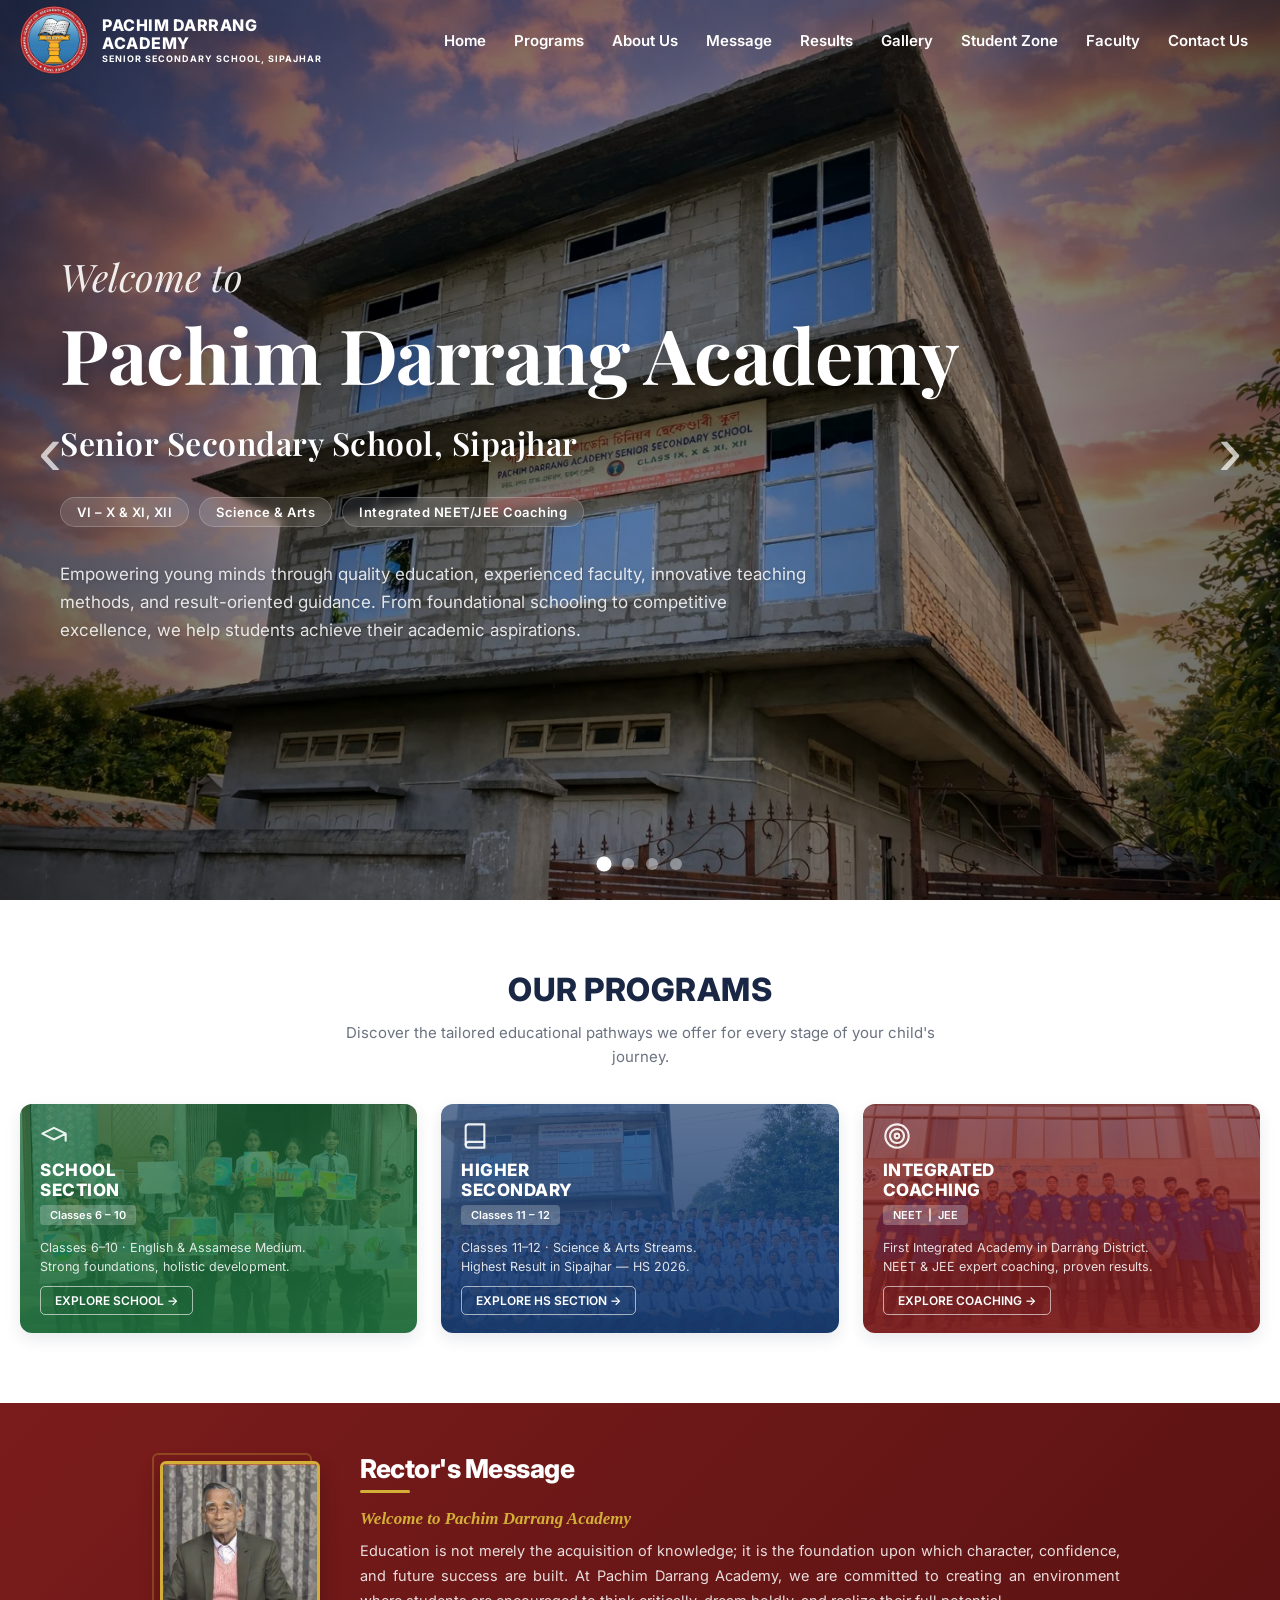
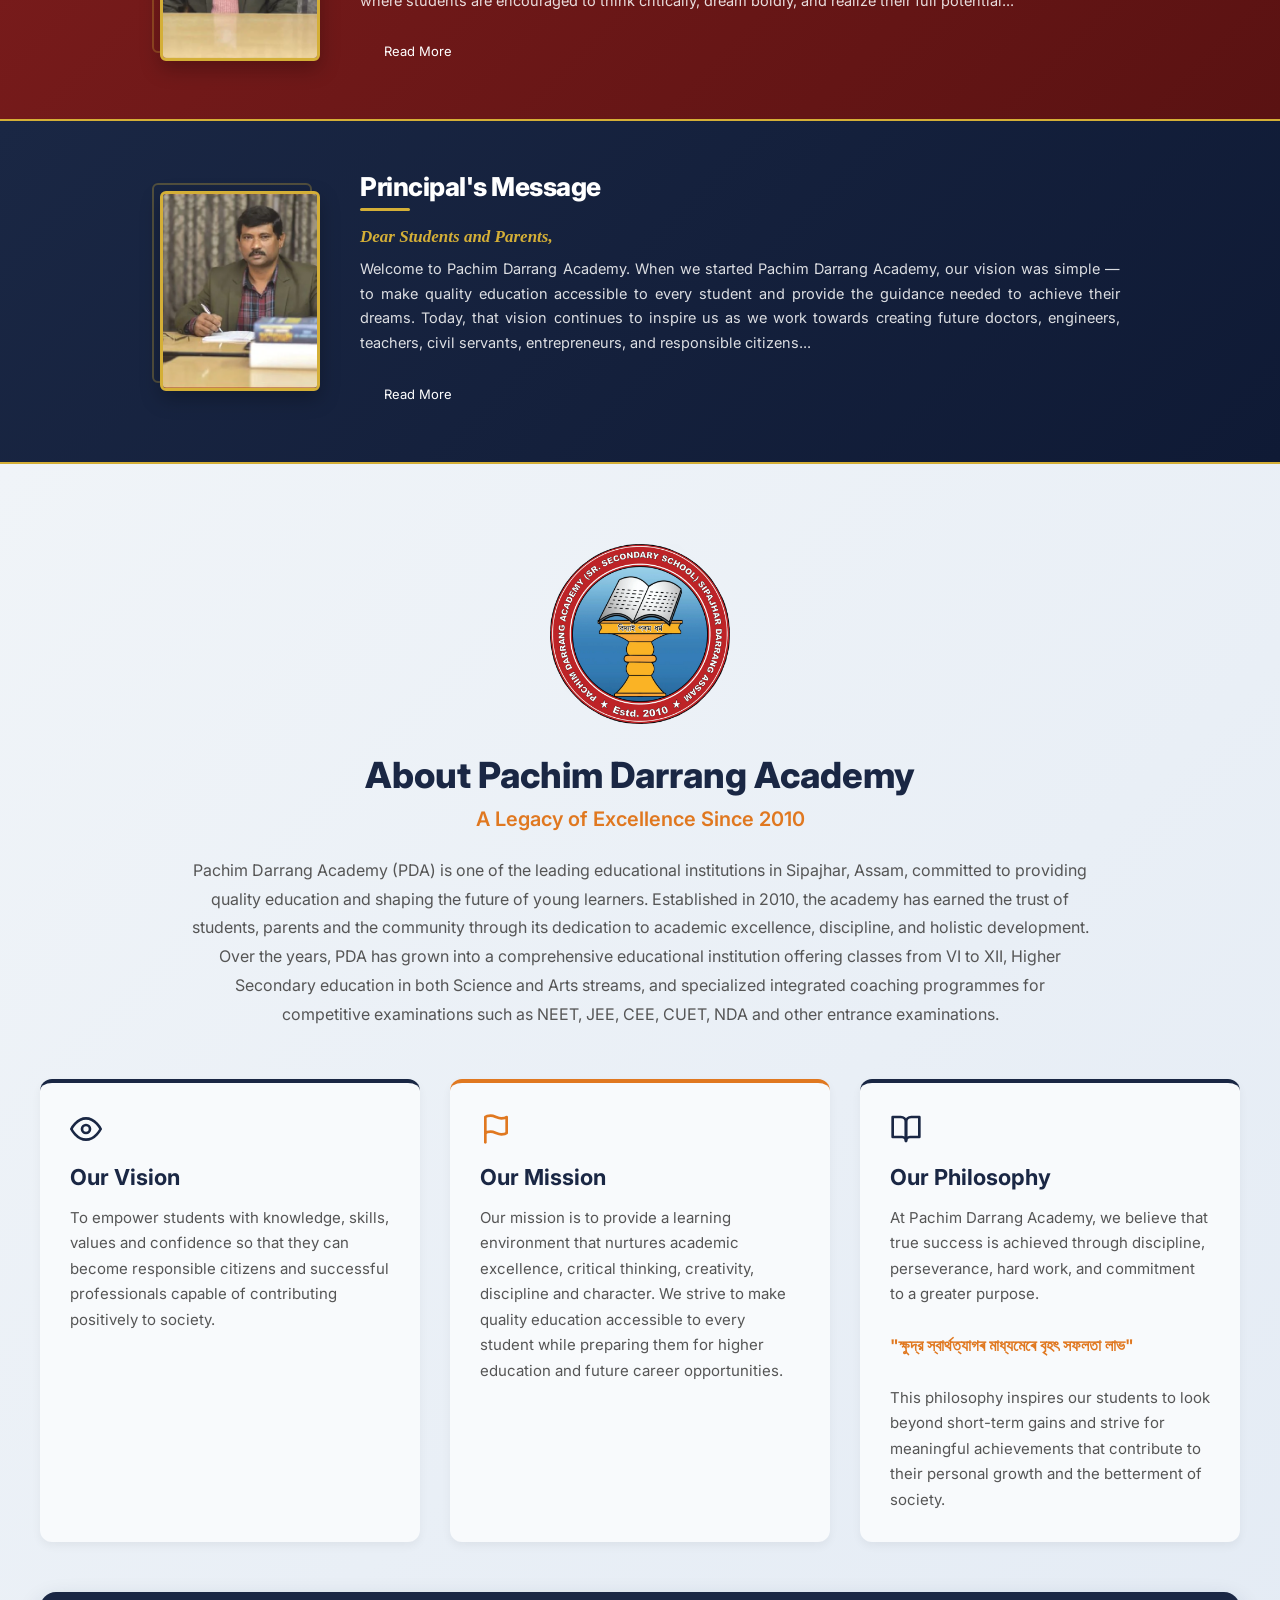
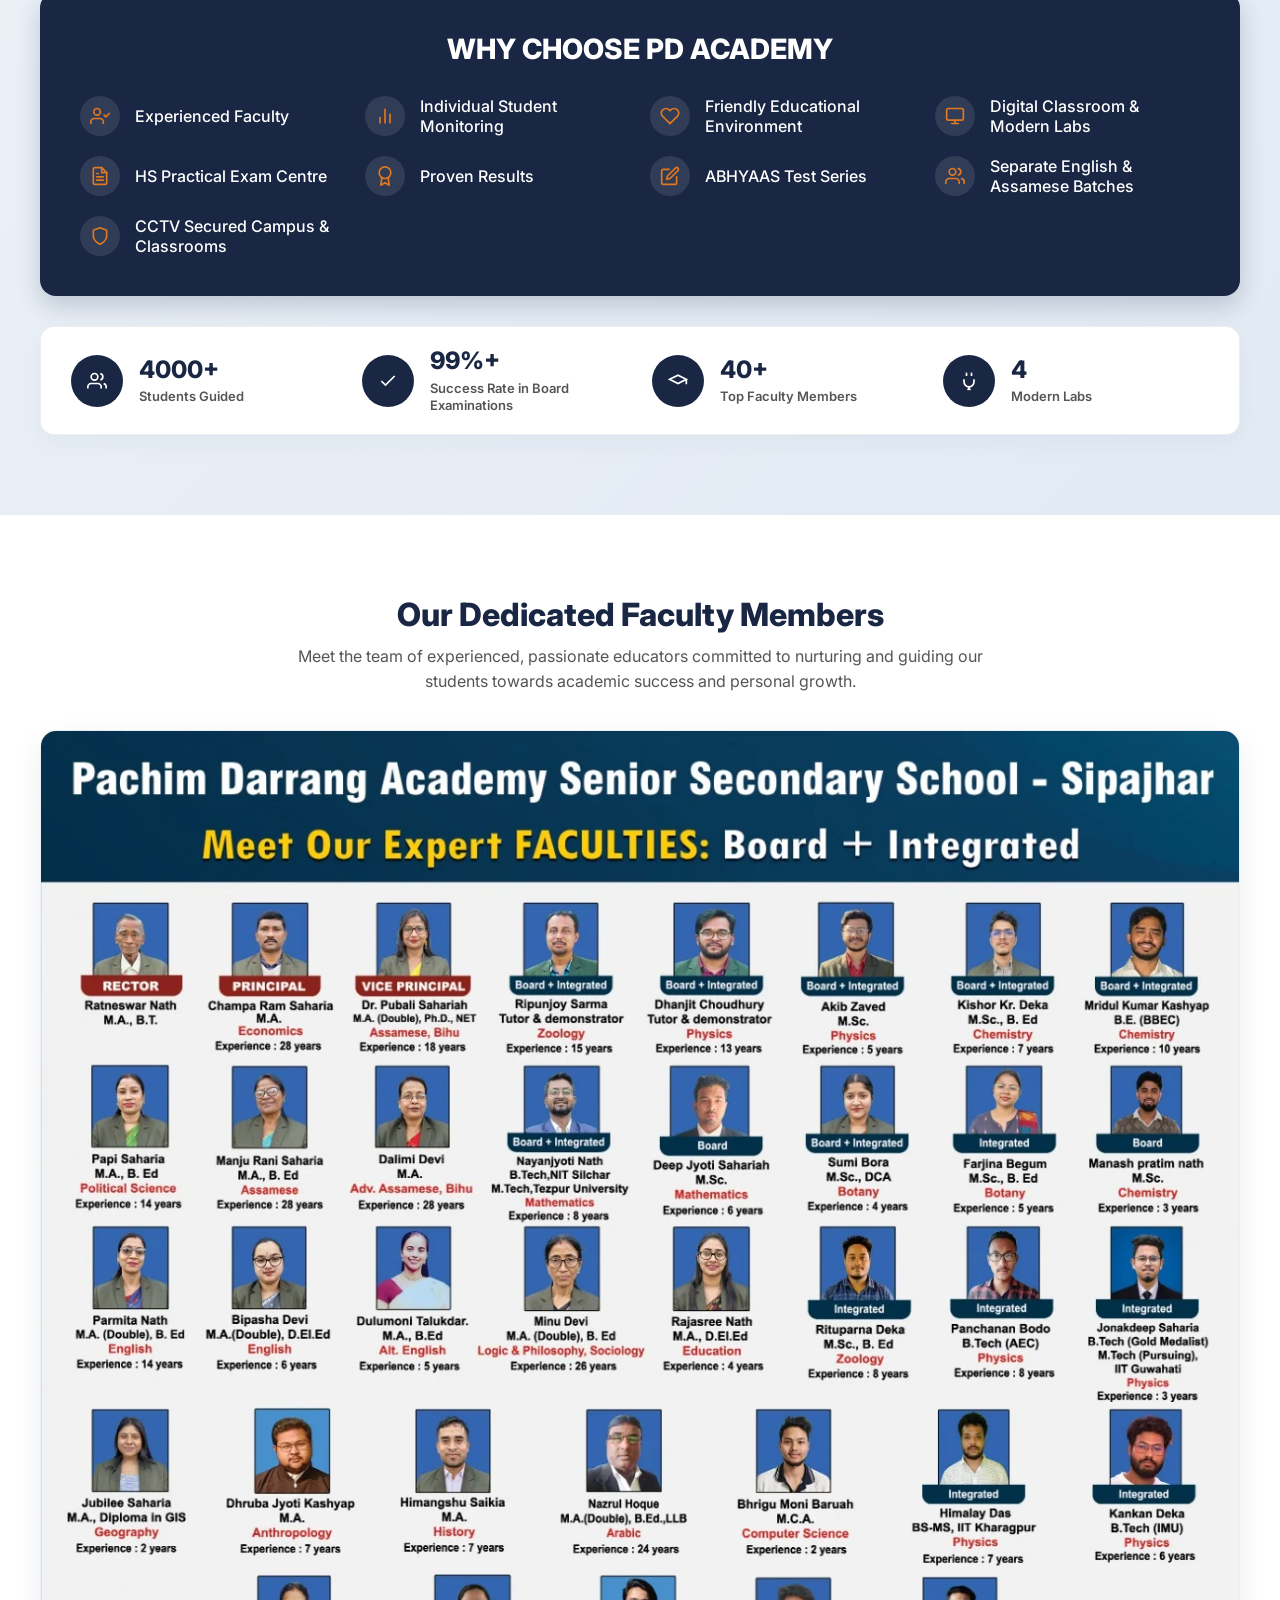
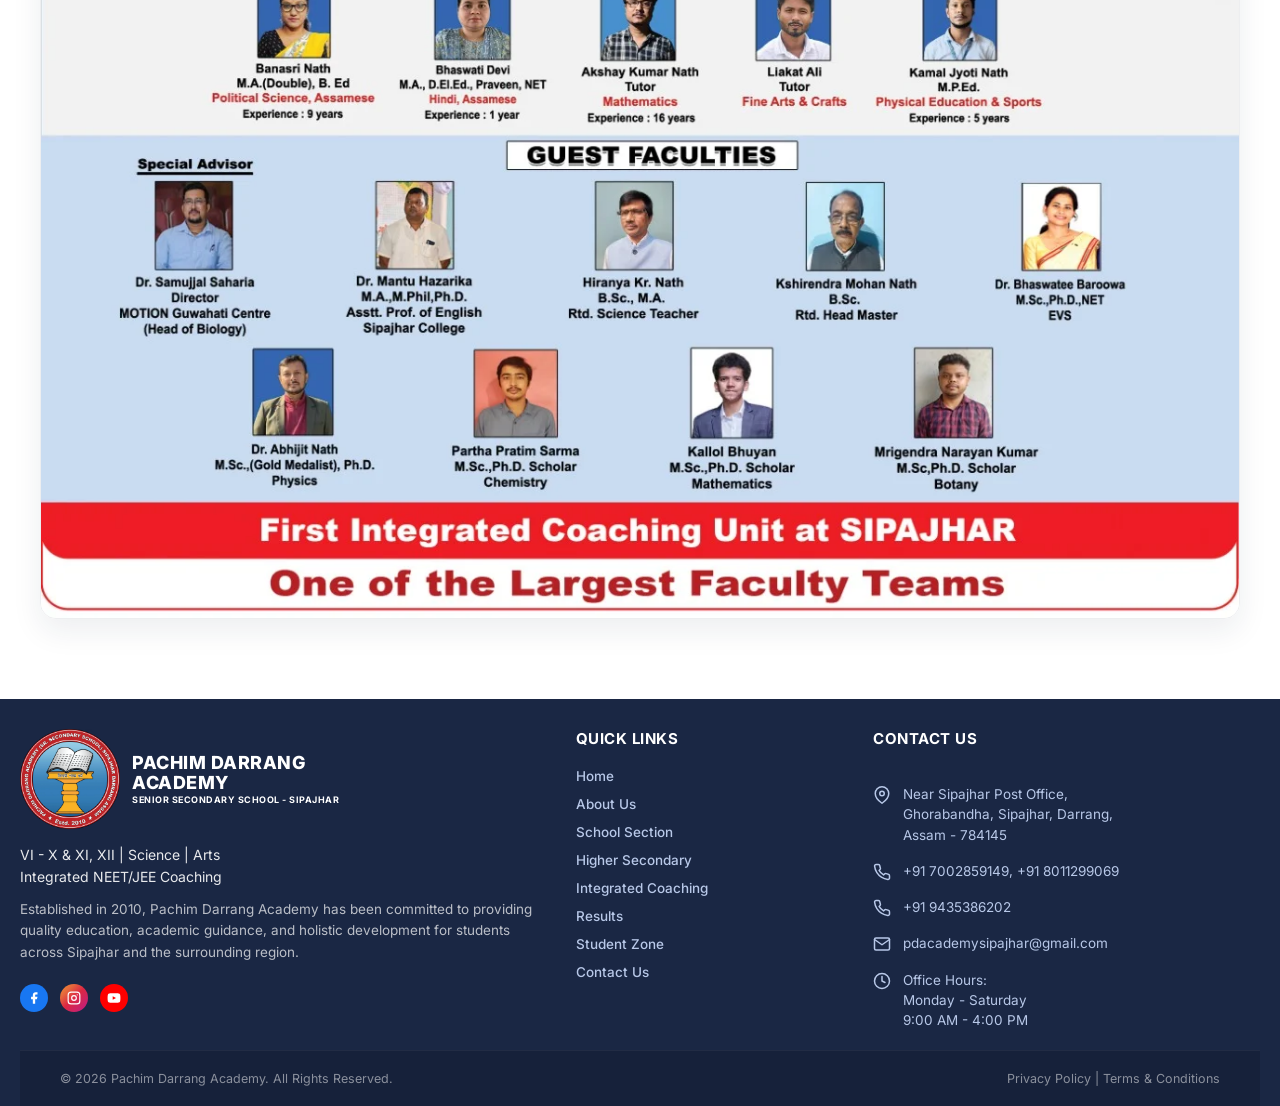
<file: index.html>
<!DOCTYPE html>
<html lang="en">

<head>
  <link rel="canonical" href="https://pachimdarrangacademy.com/" />
  <meta charset="UTF-8" />
  <meta name="viewport" content="width=device-width,initial-scale=1.0" />
  <title>Pachim Darrang Academy | Senior Secondary School in Sipajhar</title>
  <meta name="description"
    content="Pachim Darrang Academy is a premier senior secondary school in Sipajhar, Assam, offering Science, Arts, and Integrated NEET/JEE coaching since 2010." />
  <meta name="keywords"
    content="Pachim Darrang Academy, PDA Sipajhar, Senior Secondary School Sipajhar, NEET Coaching Assam, JEE Coaching Assam, Best School in Sipajhar" />
  <link
    href="https://fonts.googleapis.com/css2?family=Inter:wght@400;500;600;700;800&family=Playfair+Display:ital,wght@0,600;0,700;1,600;1,700&family=Dancing+Script:wght@700&display=swap"
    rel="stylesheet" />
  <link rel="stylesheet" href="/assets/css/style.css?v=2" />
  <link rel="stylesheet" href="/assets/css/pages.css?v=2" />
  <link rel="stylesheet" href="/assets/css/responsive.css?v=2" />
  <meta property="og:title" content="Pachim Darrang Academy | Senior Secondary School in Sipajhar" />
  <meta property="og:description"
    content="Pachim Darrang Academy is a premier senior secondary school in Sipajhar, Assam, offering Science, Arts, and Integrated NEET/JEE coaching since 2010." />
  <meta property="og:type" content="website" />
  <meta property="og:url" content="https://pachimdarrangacademy.com/" />
  <meta property="og:image" content="https://pachimdarrangacademy.com/assets/images/favicon/android-chrome-512x512.png" />
  <link rel="shortcut icon" href="/favicon.ico" type="image/x-icon" />
  <link rel="icon" type="image/png" sizes="16x16" href="/assets/images/favicon/favicon-16x16.png" />
  <link rel="icon" type="image/png" sizes="32x32" href="/assets/images/favicon/favicon-32x32.png" />
  <link rel="icon" type="image/png" sizes="48x48" href="/assets/images/favicon/favicon-48x48.png" />
  <link rel="apple-touch-icon" sizes="180x180" href="/assets/images/favicon/apple-touch-icon.png" />
</head>

<body class="is-home">

  <!-- TOP BAR -->
  <!-- NAVBAR -->
  <nav>
    <div class="nav-inner">
      <div class="logo"><img src="/assets/images/logos/logo-new.png?v=3" alt="Pachim Darrang Academy Logo"
          class="logo-img" />
        <div class="logo-text">
          <div class="site-title">PACHIM DARRANG<br>ACADEMY</div>
          <p>SENIOR SECONDARY SCHOOL, SIPAJHAR</p>
        </div>
      </div>
      <div class="nav-links">
        <a href="/#home" class="active">Home</a>
        <a href="/#programs">Programs</a>
        <a href="/#about">About Us</a>
        <a href="/message/">Message</a>
        <a href="/results/">Results</a>
        <a href="/gallery/">Gallery</a>
        <a href="/student-zone/">Student Zone</a>
        <a href="/#faculty">Faculty</a>
        <a href="/#contact">Contact Us</a>
      </div>
      <button class="nav-menu-btn" id="menuBtn" onclick="toggleMobileMenu()" aria-label="Toggle menu">☰</button>
    </div>
    <div class="mobile-nav" id="mobileNav">
      <a href="/#home" onclick="closeMobileMenu()">Home</a>
      <a href="/#programs" onclick="closeMobileMenu()">Programs</a>
      <a href="/#about" onclick="closeMobileMenu()">About Us</a>
      <a href="/message/">Message</a>
      <a href="/results/">Results</a>
      <a href="/gallery/">Gallery</a>
      <a href="/student-zone/">Student Zone</a>
      <a href="/#faculty" onclick="closeMobileMenu()">Faculty</a>
      <a href="/#contact" onclick="closeMobileMenu()">Contact Us</a>
    </div>
  </nav>
  <!-- HERO -->
  <div class="hero" id="home">
    <div class="hero-slider-container">
      <div class="hero-slider-wrapper" id="heroWrapper">
        <div class="hero-slide" style="background-image: url('/assets/images/hero/building.webp');"></div>
        <div class="hero-slide" style="background-image: url('/assets/images/hero/group.webp');"></div>
        <div class="hero-slide" style="background-image: url('/assets/images/hero/building 2.webp');"></div>
        <div class="hero-slide" style="background-image: url('/assets/images/hero/building 3.webp');"></div>
      </div>
    </div>
    <div class="hero-overlay"></div>

    <!-- SLIDER NAVIGATION -->
    <button class="hero-nav-btn prev-btn" id="heroPrevBtn" aria-label="Previous Slide">‹</button>
    <button class="hero-nav-btn next-btn" id="heroNextBtn" aria-label="Next Slide">›</button>

    <!-- SLIDER DOTS -->
    <div class="hero-dots-container" id="heroDots">
      <span class="hero-dot active"></span>
      <span class="hero-dot"></span>
      <span class="hero-dot"></span>
      <span class="hero-dot"></span>
    </div>
    <div class="hero-content">
      <div class="hero-tag">Welcome to</div>
      <h1 class="hero-title">Pachim Darrang Academy</h1>
      <h2 class="hero-title-sub">Senior Secondary School, Sipajhar</h2>
      <div class="hero-badges">
        <span>VI – X &amp; XI, XII</span>
        <span>Science &amp; Arts</span>
        <span>Integrated NEET/JEE Coaching</span>
      </div>
      <p class="hero-sub">Empowering young minds through quality education, experienced faculty, innovative teaching
        methods, and result-oriented guidance. From foundational schooling to competitive excellence, we help students
        achieve their academic aspirations.</p>
    </div>
  </div>

  <!-- PROGRAMS SECTION -->
  <section id="programs" class="programs-section">
    <div class="programs-header">
      <h2>Our Programs</h2>
      <p>Discover the tailored educational pathways we offer for every stage of your child's journey.</p>
    </div>
    <div class="section-cards">
      <a class="sc-card sc-green" href="/school/">
        <div class="sc-body" style="width: 100%; position: relative; z-index: 2;">
          <div class="sc-icon"><svg width="28" height="28" viewBox="0 0 24 24" fill="none"
              stroke="rgba(255,255,255,0.9)" stroke-width="1.8" stroke-linecap="round" stroke-linejoin="round">
              <path d="M22 10v6M2 10l10-5 10 5-10 5z" />
            </svg></div>
          <h3>School<br>Section</h3>
          <span class="sc-tag">Classes 6 – 10</span>
          <p>Classes 6–10 · English &amp; Assamese Medium.<br>Strong foundations, holistic development.</p>
          <span class="sc-link">EXPLORE SCHOOL →</span>
        </div>
      </a>
      <a class="sc-card sc-blue" href="/higher-secondary/">
        <div class="sc-body" style="width: 100%; position: relative; z-index: 2;">
          <div class="sc-icon"><svg width="28" height="28" viewBox="0 0 24 24" fill="none"
              stroke="rgba(255,255,255,0.9)" stroke-width="1.8" stroke-linecap="round" stroke-linejoin="round">
              <path d="M4 19.5A2.5 2.5 0 0 1 6.5 17H20" />
              <path d="M6.5 2H20v20H6.5A2.5 2.5 0 0 1 4 19.5v-15A2.5 2.5 0 0 1 6.5 2z" />
            </svg></div>
          <h3>Higher<br>Secondary</h3>
          <span class="sc-tag">Classes 11 – 12</span>
          <p>Classes 11–12 · Science &amp; Arts Streams.<br>Highest Result in Sipajhar — HS 2026.</p>
          <span class="sc-link">EXPLORE HS SECTION →</span>
        </div>
      </a>
      <a class="sc-card sc-red" href="/integrated-coaching/">
        <div class="sc-body" style="width: 100%; position: relative; z-index: 2;">
          <div class="sc-icon"><svg width="28" height="28" viewBox="0 0 24 24" fill="none"
              stroke="rgba(255,255,255,0.9)" stroke-width="1.8" stroke-linecap="round" stroke-linejoin="round">
              <circle cx="12" cy="12" r="10" />
              <circle cx="12" cy="12" r="6" />
              <circle cx="12" cy="12" r="2" />
            </svg></div>
          <h3>Integrated<br>Coaching</h3>
          <span class="sc-tag" style="background: rgba(255,255,255,0.25); color: #fff;">NEET &nbsp;|&nbsp; JEE</span>
          <p>First Integrated Academy in Darrang District.<br>NEET &amp; JEE expert coaching, proven results.</p>
          <span class="sc-link" style="border-color: rgba(255,255,255,0.6); color: #fff;">EXPLORE COACHING →</span>
        </div>
      </a>
    </div>
  </section>

  <!-- RECTOR'S MESSAGE PREVIEW SECTION -->
  <section class="leadership-message-preview rector-section">
    <div class="message-preview-container">
      <div class="message-preview-photo">
        <div class="photo-frame"></div>
        <img src="/assets/images/faculty/rector.webp" alt="Rector Ratneswar Nath" />
      </div>
      <div class="message-preview-content">
        <h2>Rector's Message</h2>
        <div class="accent-bar"></div>
        <p class="salutation">Welcome to Pachim Darrang Academy</p>
        <p class="excerpt">
          Education is not merely the acquisition of knowledge; it is the foundation upon which character, confidence,
          and future success are built. At Pachim Darrang Academy, we are committed to creating an environment where
          students are encouraged to think critically, dream boldly, and realize their full potential...
        </p>
        <a href="/message/" class="btn-primary read-more-btn">Read More</a>
      </div>
    </div>
  </section>

  <!-- PRINCIPAL'S MESSAGE PREVIEW SECTION -->
  <section class="leadership-message-preview principal-section">
    <div class="message-preview-container">
      <div class="message-preview-photo">
        <div class="photo-frame"></div>
        <img src="/assets/images/faculty/principal.webp" alt="Principal Champa Ram Saharia" />
      </div>
      <div class="message-preview-content">
        <h2>Principal's Message</h2>
        <div class="accent-bar"></div>
        <p class="salutation">Dear Students and Parents,</p>
        <p class="excerpt">
          Welcome to Pachim Darrang Academy. When we started Pachim Darrang Academy, our vision was simple — to make
          quality education accessible to every student and provide the guidance needed to achieve their dreams. Today,
          that vision continues to inspire us as we work towards creating future doctors, engineers, teachers, civil
          servants, entrepreneurs, and responsible citizens...
        </p>
        <a href="/message/" class="btn-primary read-more-btn">Read More</a>
      </div>
    </div>
  </section>

  <!-- ABOUT US SECTION -->
  <section id="about" class="about-section"
    style="padding: 80px 20px; background: linear-gradient(135deg, #f0f4f8 0%, #e2eaf4 100%); color: #333;">
    <div style="max-width: 1200px; margin: 0 auto;">

      <!-- Main Info -->
      <div style="text-align: center; margin-bottom: 50px;">
        <img src="/assets/images/logos/logo-new.png?v=3" alt="PDA Logo"
          style="height: 180px; max-width: 100%; width: auto; object-fit: contain; transform: translateZ(0); will-change: transform; backface-visibility: hidden; image-rendering: auto; margin-bottom: 25px;" />
        <h2 style="font-size: 36px; font-weight: 800; color: var(--navy); margin-bottom: 10px;">About Pachim Darrang
          Academy</h2>
        <h3 style="font-size: 20px; font-weight: 600; color: var(--orange); margin-bottom: 25px;">A Legacy of Excellence
          Since 2010</h3>
        <p style="font-size: 16px; line-height: 1.8; max-width: 900px; margin: 0 auto; color: #555;">
          Pachim Darrang Academy (PDA) is one of the leading educational institutions in Sipajhar, Assam, committed to
          providing quality education and shaping the future of young learners. Established in 2010, the academy has
          earned the trust of students, parents and the community through its dedication to academic excellence,
          discipline, and holistic development. Over the years, PDA has grown into a comprehensive educational
          institution offering classes from VI to XII, Higher Secondary education in both Science and Arts streams, and
          specialized integrated coaching programmes for competitive examinations such as NEET, JEE, CEE, CUET, NDA and
          other entrance examinations.
        </p>
      </div>

      <!-- Vision, Mission, Philosophy Grid -->
      <div
        style="display: grid; grid-template-columns: repeat(auto-fit, minmax(300px, 1fr)); gap: 30px; margin-bottom: 50px;">

        <!-- Vision -->
        <div
          style="background: #f8fafc; padding: 30px; border-radius: 12px; border-top: 4px solid var(--navy); box-shadow: 0 4px 10px rgba(0,0,0,0.05);">
          <div style="margin-bottom: 15px;"><svg width="32" height="32" viewBox="0 0 24 24" fill="none"
              stroke="var(--navy)" stroke-width="2" stroke-linecap="round" stroke-linejoin="round">
              <path d="M1 12s4-8 11-8 11 8 11 8-4 8-11 8-11-8-11-8z"></path>
              <circle cx="12" cy="12" r="3"></circle>
            </svg></div>
          <h4 style="font-size: 22px; font-weight: 700; color: var(--navy); margin-bottom: 15px;">Our Vision</h4>
          <p style="font-size: 15px; line-height: 1.7; color: #555;">
            To empower students with knowledge, skills, values and confidence so that they can become responsible
            citizens and successful professionals capable of contributing positively to society.
          </p>
        </div>

        <!-- Mission -->
        <div
          style="background: #f8fafc; padding: 30px; border-radius: 12px; border-top: 4px solid var(--orange); box-shadow: 0 4px 10px rgba(0,0,0,0.05);">
          <div style="margin-bottom: 15px;"><svg width="32" height="32" viewBox="0 0 24 24" fill="none"
              stroke="var(--orange)" stroke-width="2" stroke-linecap="round" stroke-linejoin="round">
              <path d="M4 15s1-1 4-1 5 2 8 2 4-1 4-1V3s-1 1-4 1-5-2-8-2-4 1-4 1z"></path>
              <line x1="4" y1="22" x2="4" y2="15"></line>
            </svg></div>
          <h4 style="font-size: 22px; font-weight: 700; color: var(--navy); margin-bottom: 15px;">Our Mission</h4>
          <p style="font-size: 15px; line-height: 1.7; color: #555;">
            Our mission is to provide a learning environment that nurtures academic excellence, critical thinking,
            creativity, discipline and character. We strive to make quality education accessible to every student while
            preparing them for higher education and future career opportunities.
          </p>
        </div>

        <!-- Philosophy -->
        <div
          style="background: #f8fafc; padding: 30px; border-radius: 12px; border-top: 4px solid var(--navy); box-shadow: 0 4px 10px rgba(0,0,0,0.05);">
          <div style="margin-bottom: 15px;"><svg width="32" height="32" viewBox="0 0 24 24" fill="none"
              stroke="var(--navy)" stroke-width="2" stroke-linecap="round" stroke-linejoin="round">
              <path d="M2 3h6a4 4 0 0 1 4 4v14a3 3 0 0 0-3-3H2z"></path>
              <path d="M22 3h-6a4 4 0 0 0-4 4v14a3 3 0 0 1 3-3h7z"></path>
            </svg></div>
          <h4 style="font-size: 22px; font-weight: 700; color: var(--navy); margin-bottom: 15px;">Our Philosophy</h4>
          <p style="font-size: 15px; line-height: 1.7; color: #555;">
            At Pachim Darrang Academy, we believe that true success is achieved through discipline, perseverance, hard
            work, and commitment to a greater purpose.<br><br>
            <strong style="color: var(--orange); font-size: 16px;">"ক্ষুদ্র স্বাৰ্থত্যাগৰ মাধ্যমেৰে বৃহৎ সফলতা
              লাভ"</strong><br><br>
            This philosophy inspires our students to look beyond short-term gains and strive for meaningful achievements
            that contribute to their personal growth and the betterment of society.
          </p>
        </div>
      </div>

      <!-- Why Choose Us -->
      <div
        style="background: var(--navy); border-radius: 16px; padding: 40px; color: #fff; box-shadow: 0 10px 25px rgba(26, 39, 68, 0.2);">
        <h3 style="font-size: 28px; font-weight: 800; text-align: center; margin-bottom: 30px; color: #fff;">WHY CHOOSE
          PD ACADEMY</h3>
        <div style="display: grid; grid-template-columns: repeat(auto-fit, minmax(250px, 1fr)); gap: 20px;">

          <div style="display: flex; align-items: center; gap: 15px;">
            <div
              style="background: rgba(255,255,255,0.1); width: 40px; height: 40px; display: flex; align-items: center; justify-content: center; border-radius: 50%; color: var(--orange); flex-shrink: 0;">
              <svg width="20" height="20" viewBox="0 0 24 24" fill="none" stroke="currentColor" stroke-width="2"
                stroke-linecap="round" stroke-linejoin="round">
                <path d="M16 21v-2a4 4 0 0 0-4-4H5a4 4 0 0 0-4 4v2"></path>
                <circle cx="8.5" cy="7" r="4"></circle>
                <polyline points="17 11 19 13 23 9"></polyline>
              </svg></div>
            <span style="font-size: 16px; font-weight: 500;">Experienced Faculty</span>
          </div>
          <div style="display: flex; align-items: center; gap: 15px;">
            <div
              style="background: rgba(255,255,255,0.1); width: 40px; height: 40px; display: flex; align-items: center; justify-content: center; border-radius: 50%; color: var(--orange); flex-shrink: 0;">
              <svg width="20" height="20" viewBox="0 0 24 24" fill="none" stroke="currentColor" stroke-width="2"
                stroke-linecap="round" stroke-linejoin="round">
                <line x1="18" y1="20" x2="18" y2="10"></line>
                <line x1="12" y1="20" x2="12" y2="4"></line>
                <line x1="6" y1="20" x2="6" y2="14"></line>
              </svg></div>
            <span style="font-size: 16px; font-weight: 500;">Individual Student Monitoring</span>
          </div>
          <div style="display: flex; align-items: center; gap: 15px;">
            <div
              style="background: rgba(255,255,255,0.1); width: 40px; height: 40px; display: flex; align-items: center; justify-content: center; border-radius: 50%; color: var(--orange); flex-shrink: 0;">
              <svg width="20" height="20" viewBox="0 0 24 24" fill="none" stroke="currentColor" stroke-width="2"
                stroke-linecap="round" stroke-linejoin="round">
                <path
                  d="M20.84 4.61a5.5 5.5 0 0 0-7.78 0L12 5.67l-1.06-1.06a5.5 5.5 0 0 0-7.78 7.78l1.06 1.06L12 21.23l7.78-7.78 1.06-1.06a5.5 5.5 0 0 0 0-7.78z">
                </path>
              </svg></div>
            <span style="font-size: 16px; font-weight: 500;">Friendly Educational Environment</span>
          </div>
          <div style="display: flex; align-items: center; gap: 15px;">
            <div
              style="background: rgba(255,255,255,0.1); width: 40px; height: 40px; display: flex; align-items: center; justify-content: center; border-radius: 50%; color: var(--orange); flex-shrink: 0;">
              <svg width="20" height="20" viewBox="0 0 24 24" fill="none" stroke="currentColor" stroke-width="2"
                stroke-linecap="round" stroke-linejoin="round">
                <rect x="2" y="3" width="20" height="14" rx="2" ry="2"></rect>
                <line x1="8" y1="21" x2="16" y2="21"></line>
                <line x1="12" y1="17" x2="12" y2="21"></line>
              </svg></div>
            <span style="font-size: 16px; font-weight: 500;">Digital Classroom &amp; Modern Labs</span>
          </div>
          <div style="display: flex; align-items: center; gap: 15px;">
            <div
              style="background: rgba(255,255,255,0.1); width: 40px; height: 40px; display: flex; align-items: center; justify-content: center; border-radius: 50%; color: var(--orange); flex-shrink: 0;">
              <svg width="20" height="20" viewBox="0 0 24 24" fill="none" stroke="currentColor" stroke-width="2"
                stroke-linecap="round" stroke-linejoin="round">
                <path d="M14 2H6a2 2 0 0 0-2 2v16a2 2 0 0 0 2 2h12a2 2 0 0 0 2-2V8z"></path>
                <polyline points="14 2 14 8 20 8"></polyline>
                <line x1="16" y1="13" x2="8" y2="13"></line>
                <line x1="16" y1="17" x2="8" y2="17"></line>
                <polyline points="10 9 9 9 8 9"></polyline>
              </svg></div>
            <span style="font-size: 16px; font-weight: 500;">HS Practical Exam Centre</span>
          </div>
          <div style="display: flex; align-items: center; gap: 15px;">
            <div
              style="background: rgba(255,255,255,0.1); width: 40px; height: 40px; display: flex; align-items: center; justify-content: center; border-radius: 50%; color: var(--orange); flex-shrink: 0;">
              <svg width="20" height="20" viewBox="0 0 24 24" fill="none" stroke="currentColor" stroke-width="2"
                stroke-linecap="round" stroke-linejoin="round">
                <circle cx="12" cy="8" r="7"></circle>
                <polyline points="8.21 13.89 7 23 12 20 17 23 15.79 13.88"></polyline>
              </svg></div>
            <span style="font-size: 16px; font-weight: 500;">Proven Results</span>
          </div>
          <div style="display: flex; align-items: center; gap: 15px;">
            <div
              style="background: rgba(255,255,255,0.1); width: 40px; height: 40px; display: flex; align-items: center; justify-content: center; border-radius: 50%; color: var(--orange); flex-shrink: 0;">
              <svg width="20" height="20" viewBox="0 0 24 24" fill="none" stroke="currentColor" stroke-width="2"
                stroke-linecap="round" stroke-linejoin="round">
                <path d="M11 4H4a2 2 0 0 0-2 2v14a2 2 0 0 0 2 2h14a2 2 0 0 0 2-2v-7"></path>
                <path d="M18.5 2.5a2.121 2.121 0 0 1 3 3L12 15l-4 1 1-4 9.5-9.5z"></path>
              </svg></div>
            <span style="font-size: 16px; font-weight: 500;">ABHYAAS Test Series</span>
          </div>
          <div style="display: flex; align-items: center; gap: 15px;">
            <div
              style="background: rgba(255,255,255,0.1); width: 40px; height: 40px; display: flex; align-items: center; justify-content: center; border-radius: 50%; color: var(--orange); flex-shrink: 0;">
              <svg width="20" height="20" viewBox="0 0 24 24" fill="none" stroke="currentColor" stroke-width="2"
                stroke-linecap="round" stroke-linejoin="round">
                <path d="M17 21v-2a4 4 0 0 0-4-4H5a4 4 0 0 0-4 4v2"></path>
                <circle cx="9" cy="7" r="4"></circle>
                <path d="M23 21v-2a4 4 0 0 0-3-3.87"></path>
                <path d="M16 3.13a4 4 0 0 1 0 7.75"></path>
              </svg></div>
            <span style="font-size: 16px; font-weight: 500;">Separate English &amp; Assamese Batches</span>
          </div>
          <div style="display: flex; align-items: center; gap: 15px;">
            <div
              style="background: rgba(255,255,255,0.1); width: 40px; height: 40px; display: flex; align-items: center; justify-content: center; border-radius: 50%; color: var(--orange); flex-shrink: 0;">
              <svg width="20" height="20" viewBox="0 0 24 24" fill="none" stroke="currentColor" stroke-width="2"
                stroke-linecap="round" stroke-linejoin="round">
                <path d="M12 22s8-4 8-10V5l-8-3-8 3v7c0 6 8 10 8 10z"></path>
              </svg></div>
            <span style="font-size: 16px; font-weight: 500;">CCTV Secured Campus &amp; Classrooms</span>
          </div>

        </div>
      </div>

      <!-- Stats Bar -->
      <div class="stats-row" style="margin-top: 30px; margin-bottom: 0;">
        <div class="stats-item">
          <div class="stats-icon bg-navy"
            style="width: 52px; height: 52px; border-radius: 50%; flex-shrink: 0; background: var(--navy);"><svg
              width="24" height="24" viewBox="0 0 24 24" fill="none" stroke="currentColor" stroke-width="2">
              <path d="M17 21v-2a4 4 0 0 0-4-4H5a4 4 0 0 0-4 4v2"></path>
              <circle cx="9" cy="7" r="4"></circle>
              <path d="M23 21v-2a4 4 0 0 0-3-3.87"></path>
              <path d="M16 3.13a4 4 0 0 1 0 7.75"></path>
            </svg></div>
          <div>
            <h4 class="stats-num" style="font-size: 24px;">4000+</h4>
            <p class="stats-label" style="font-size: 13px;">Students Guided</p>
          </div>
        </div>
        <div class="stats-item">
          <div class="stats-icon bg-navy"
            style="width: 52px; height: 52px; border-radius: 50%; flex-shrink: 0; background: var(--navy);"><svg
              width="24" height="24" viewBox="0 0 24 24" fill="none" stroke="currentColor" stroke-width="2">
              <polyline points="20 6 9 17 4 12"></polyline>
            </svg></div>
          <div>
            <h4 class="stats-num" style="font-size: 24px;">99%+</h4>
            <p class="stats-label" style="font-size: 13px;">Success Rate in Board Examinations</p>
          </div>
        </div>
        <div class="stats-item">
          <div class="stats-icon bg-navy"
            style="width: 52px; height: 52px; border-radius: 50%; flex-shrink: 0; background: var(--navy);"><svg
              width="24" height="24" viewBox="0 0 24 24" fill="none" stroke="currentColor" stroke-width="2">
              <path d="M22 10v6M2 10l10-5 10 5-10 5z"></path>
            </svg></div>
          <div>
            <h4 class="stats-num" style="font-size: 24px;">40+</h4>
            <p class="stats-label" style="font-size: 13px;">Top Faculty Members</p>
          </div>
        </div>
        <div class="stats-item">
          <div class="stats-icon bg-navy"
            style="width: 52px; height: 52px; border-radius: 50%; flex-shrink: 0; background: var(--navy);"><svg
              width="24" height="24" viewBox="0 0 24 24" fill="none" stroke="currentColor" stroke-width="2">
              <path d="M9 2v4"></path>
              <path d="M15 2v4"></path>
              <path d="M10 22h4"></path>
              <path d="M12 18v4"></path>
              <path d="M6 10v3a6 6 0 0 0 12 0v-3"></path>
            </svg></div>
          <div>
            <h4 class="stats-num" style="font-size: 24px;">4</h4>
            <p class="stats-label" style="font-size: 13px;">Modern Labs</p>
          </div>
        </div>
      </div>

    </div>
  </section>

  <!-- FACULTY GROUP PHOTO SECTION -->
  <section id="faculty" class="homepage-faculty-section">
    <div class="faculty-section-inner">
      <h2 class="faculty-section-title">Our Dedicated Faculty Members</h2>
      <p class="faculty-section-subtitle">
        Meet the team of experienced, passionate educators committed to nurturing and guiding our students towards
        academic success and personal growth.
      </p>
      <div class="faculty-photo-card">
        <img src="/assets/images/faculty/faculty.webp" alt="Pachim Darrang Academy Faculty Members"
          class="faculty-photo-img" />
      </div>
    </div>
  </section>

  <!-- FOOTER -->
  <footer id="contact">
    <div class="footer-inner">
      <div class="footer-col brand-col">
        <div class="footer-logo-row">
          <img src="/assets/images/logos/logo-new.png?v=3" alt="PDA Logo" class="footer-logo" />
          <div class="footer-brand-text">
            <h2>PACHIM DARRANG<br>ACADEMY</h2>
            <p>SENIOR SECONDARY SCHOOL - SIPAJHAR</p>
          </div>
        </div>
        <div class="footer-streams">
          VI - X &amp; XI, XII | Science | Arts<br>
          Integrated NEET/JEE Coaching
        </div>
        <div class="footer-desc">
          Established in 2010, Pachim Darrang Academy has been committed to providing quality education, academic
          guidance, and holistic development for students across Sipajhar and the surrounding region.
        </div>
        <div class="socials">
          <a href="https://www.facebook.com/Pachim-Darrang-Academy-106707741075172" target="_blank"
            class="soc-btn soc-fb" title="Facebook">
            <svg width="14" height="14" viewBox="0 0 24 24" fill="#fff">
              <path d="M18 2h-3a5 5 0 0 0-5 5v3H7v4h3v8h4v-8h3l1-4h-4V7a1 1 0 0 1 1-1h3z" />
            </svg>
          </a>
          <a href="https://www.instagram.com/pdacademy_sipajhar?igsh=MWY0Y3dkMHJkYXhjZA==" target="_blank"
            class="soc-btn soc-ig" title="Instagram">
            <svg width="14" height="14" viewBox="0 0 24 24" fill="none" stroke="#fff" stroke-width="2"
              stroke-linecap="round" stroke-linejoin="round">
              <rect x="2" y="2" width="20" height="20" rx="5" ry="5" />
              <circle cx="12" cy="12" r="4" />
              <circle cx="17.5" cy="6.5" r="1" fill="#fff" stroke="none" />
            </svg>
          </a>
          <a href="https://www.youtube.com/channel/UCRtI3rfI2QcD23pldSsr-2Q" target="_blank" class="soc-btn soc-yt"
            title="YouTube">
            <svg width="14" height="14" viewBox="0 0 24 24" fill="#fff">
              <path
                d="M22.54 6.42a2.78 2.78 0 0 0-1.95-1.96C18.88 4 12 4 12 4s-6.88 0-8.59.46A2.78 2.78 0 0 0 1.46 6.42 29 29 0 0 0 1 12a29 29 0 0 0 .46 5.58 2.78 2.78 0 0 0 1.95 1.96C5.12 20 12 20 12 20s6.88 0 8.59-.46a2.78 2.78 0 0 0 1.95-1.96A29 29 0 0 0 23 12a29 29 0 0 0-.46-5.58z" />
              <polygon points="9.75 15.02 15.5 12 9.75 8.98 9.75 15.02" fill="#FF0000" />
            </svg>
          </a>
        </div>
      </div>

      <div class="footer-col links-col">
        <h4>QUICK LINKS</h4>
        <div class="footer-links">
          <a href="/#home">Home</a>
          <a href="/#about">About Us</a>
          <a href="/school/">School Section</a>
          <a href="/higher-secondary/">Higher Secondary</a>
          <a href="/integrated-coaching/">Integrated Coaching</a>
          <a href="/results/">Results</a>
          <a href="/student-zone/">Student Zone</a>
          <a href="/#contact">Contact Us</a>
        </div>
      </div>

      <div class="footer-col contact-col">
        <h4>CONTACT US</h4>
        <div class="contact-item">
          <svg width="18" height="18" viewBox="0 0 24 24" fill="none" stroke="currentColor" stroke-width="2"
            stroke-linecap="round" stroke-linejoin="round" style="flex-shrink: 0; margin-top: 2px;">
            <path d="M21 10c0 7-9 13-9 13s-9-6-9-13a9 9 0 0 1 18 0z"></path>
            <circle cx="12" cy="10" r="3"></circle>
          </svg>
          <div>Near Sipajhar Post Office,<br>Ghorabandha, Sipajhar, Darrang,<br>Assam - 784145</div>
        </div>
        <div class="contact-item">
          <svg width="18" height="18" viewBox="0 0 24 24" fill="none" stroke="currentColor" stroke-width="2"
            stroke-linecap="round" stroke-linejoin="round" style="flex-shrink: 0; margin-top: 2px;">
            <path
              d="M22 16.92v3a2 2 0 0 1-2.18 2 19.79 19.79 0 0 1-8.63-3.07 19.5 19.5 0 0 1-6-6 19.79 19.79 0 0 1-3.07-8.67A2 2 0 0 1 4.11 2h3a2 2 0 0 1 2 1.72 12.84 12.84 0 0 0 .7 2.81 2 2 0 0 1-.45 2.11L8.09 9.91a16 16 0 0 0 6 6l1.27-1.27a2 2 0 0 1 2.11-.45 12.84 12.84 0 0 0 2.81.7A2 2 0 0 1 22 16.92z">
            </path>
          </svg>
          <div>+91 7002859149, +91 8011299069</div>
        </div>
        <div class="contact-item">
          <svg width="18" height="18" viewBox="0 0 24 24" fill="none" stroke="currentColor" stroke-width="2"
            stroke-linecap="round" stroke-linejoin="round" style="flex-shrink: 0; margin-top: 2px;">
            <path
              d="M22 16.92v3a2 2 0 0 1-2.18 2 19.79 19.79 0 0 1-8.63-3.07 19.5 19.5 0 0 1-6-6 19.79 19.79 0 0 1-3.07-8.67A2 2 0 0 1 4.11 2h3a2 2 0 0 1 2 1.72 12.84 12.84 0 0 0 .7 2.81 2 2 0 0 1-.45 2.11L8.09 9.91a16 16 0 0 0 6 6l1.27-1.27a2 2 0 0 1 2.11-.45 12.84 12.84 0 0 0 2.81.7A2 2 0 0 1 22 16.92z">
            </path>
          </svg>
          <div>+91 9435386202</div>
        </div>
        <div class="contact-item">
          <svg width="18" height="18" viewBox="0 0 24 24" fill="none" stroke="currentColor" stroke-width="2"
            stroke-linecap="round" stroke-linejoin="round" style="flex-shrink: 0; margin-top: 2px;">
            <path d="M4 4h16c1.1 0 2 .9 2 2v12c0 1.1-.9 2-2 2H4c-1.1 0-2-.9-2-2V6c0-1.1.9-2 2-2z"></path>
            <polyline points="22,6 12,13 2,6"></polyline>
          </svg>
          <div>pdacademysipajhar@gmail.com</div>
        </div>
        <div class="contact-item">
          <svg width="18" height="18" viewBox="0 0 24 24" fill="none" stroke="currentColor" stroke-width="2"
            stroke-linecap="round" stroke-linejoin="round" style="flex-shrink: 0; margin-top: 2px;">
            <circle cx="12" cy="12" r="10"></circle>
            <polyline points="12 6 12 12 16 14"></polyline>
          </svg>
          <div>Office Hours:<br>Monday - Saturday<br>9:00 AM - 4:00 PM</div>
        </div>
      </div>
    </div>

    <div class="footer-bottom-wrapper">
      <div class="footer-bottom">
        <div class="fb-left">© 2026 Pachim Darrang Academy. All Rights Reserved.</div>
        <div class="fb-right"><a href="#">Privacy Policy</a> | <a href="#">Terms &amp; Conditions</a></div>
      </div>
    </div>
  </footer>

  <script src="/assets/js/navigation.js"></script>
  <script src="/assets/js/main.js"></script>
</body>

</html>
</file>
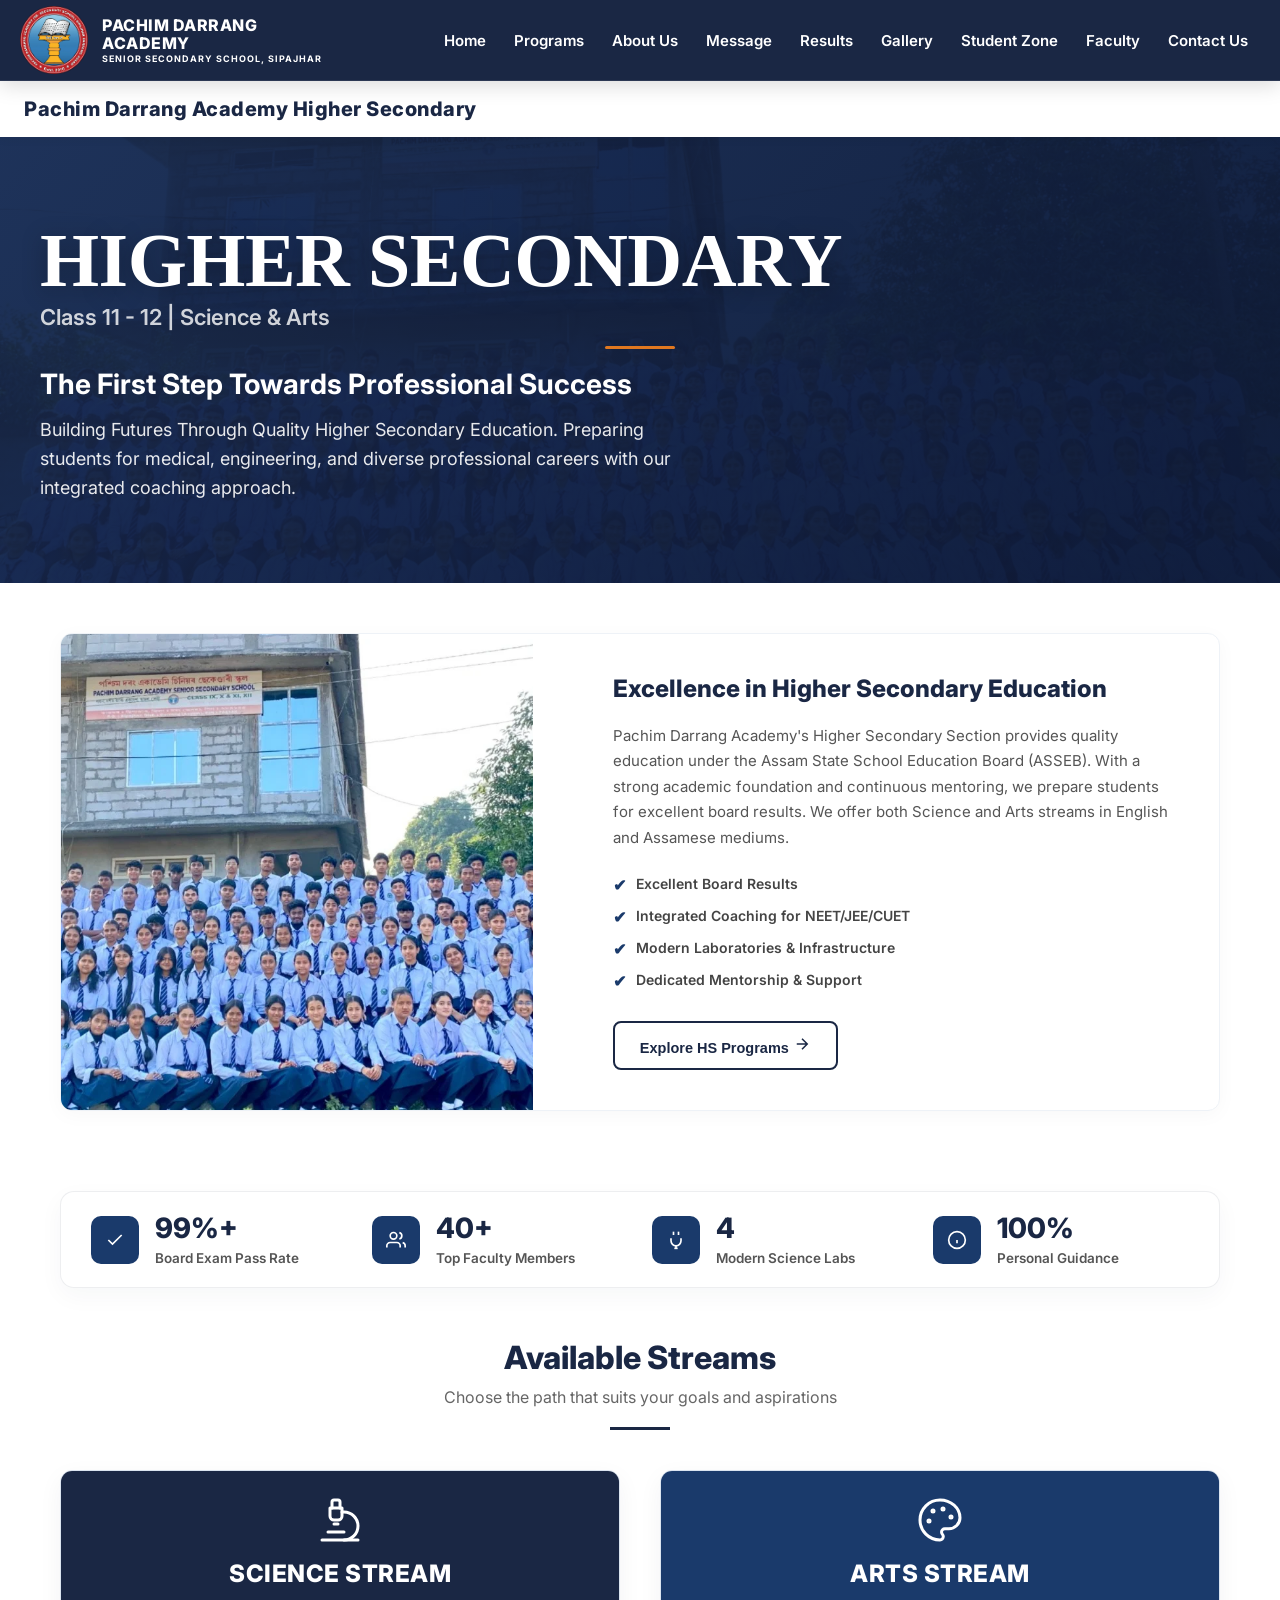
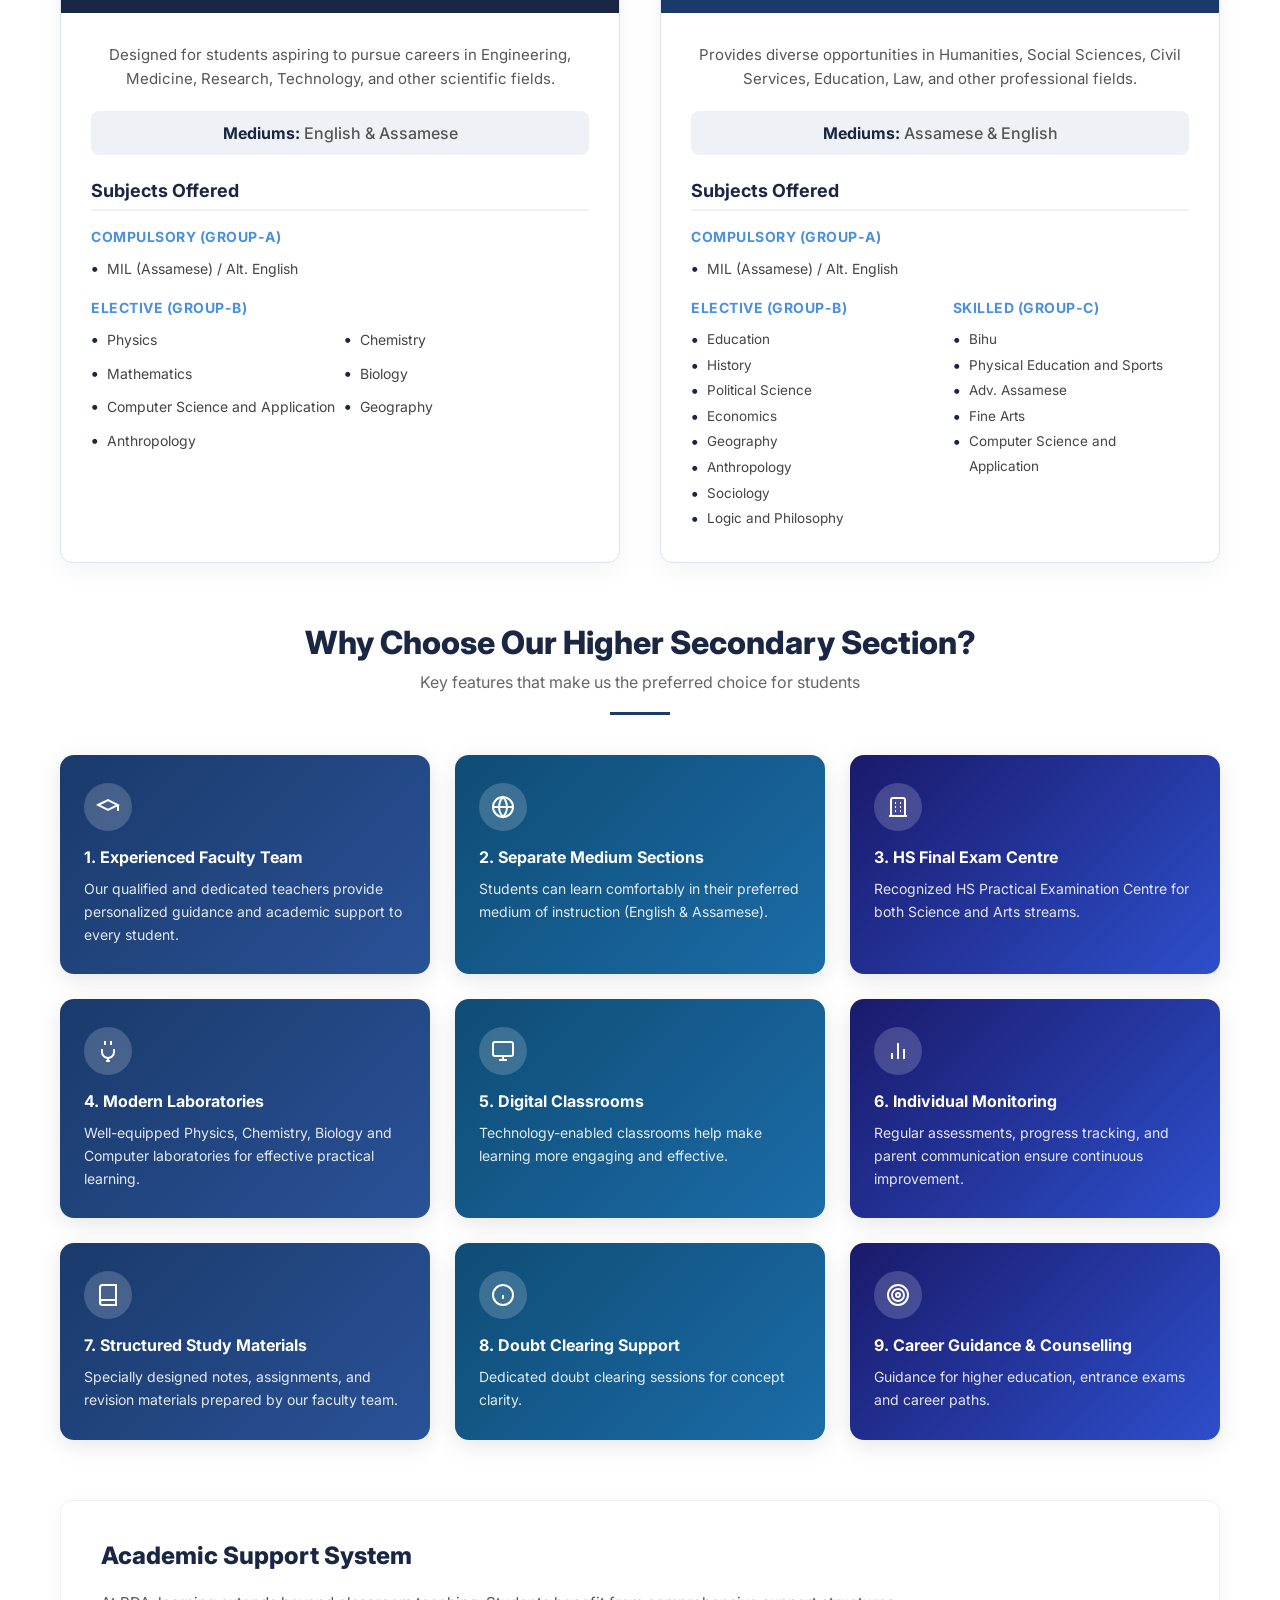
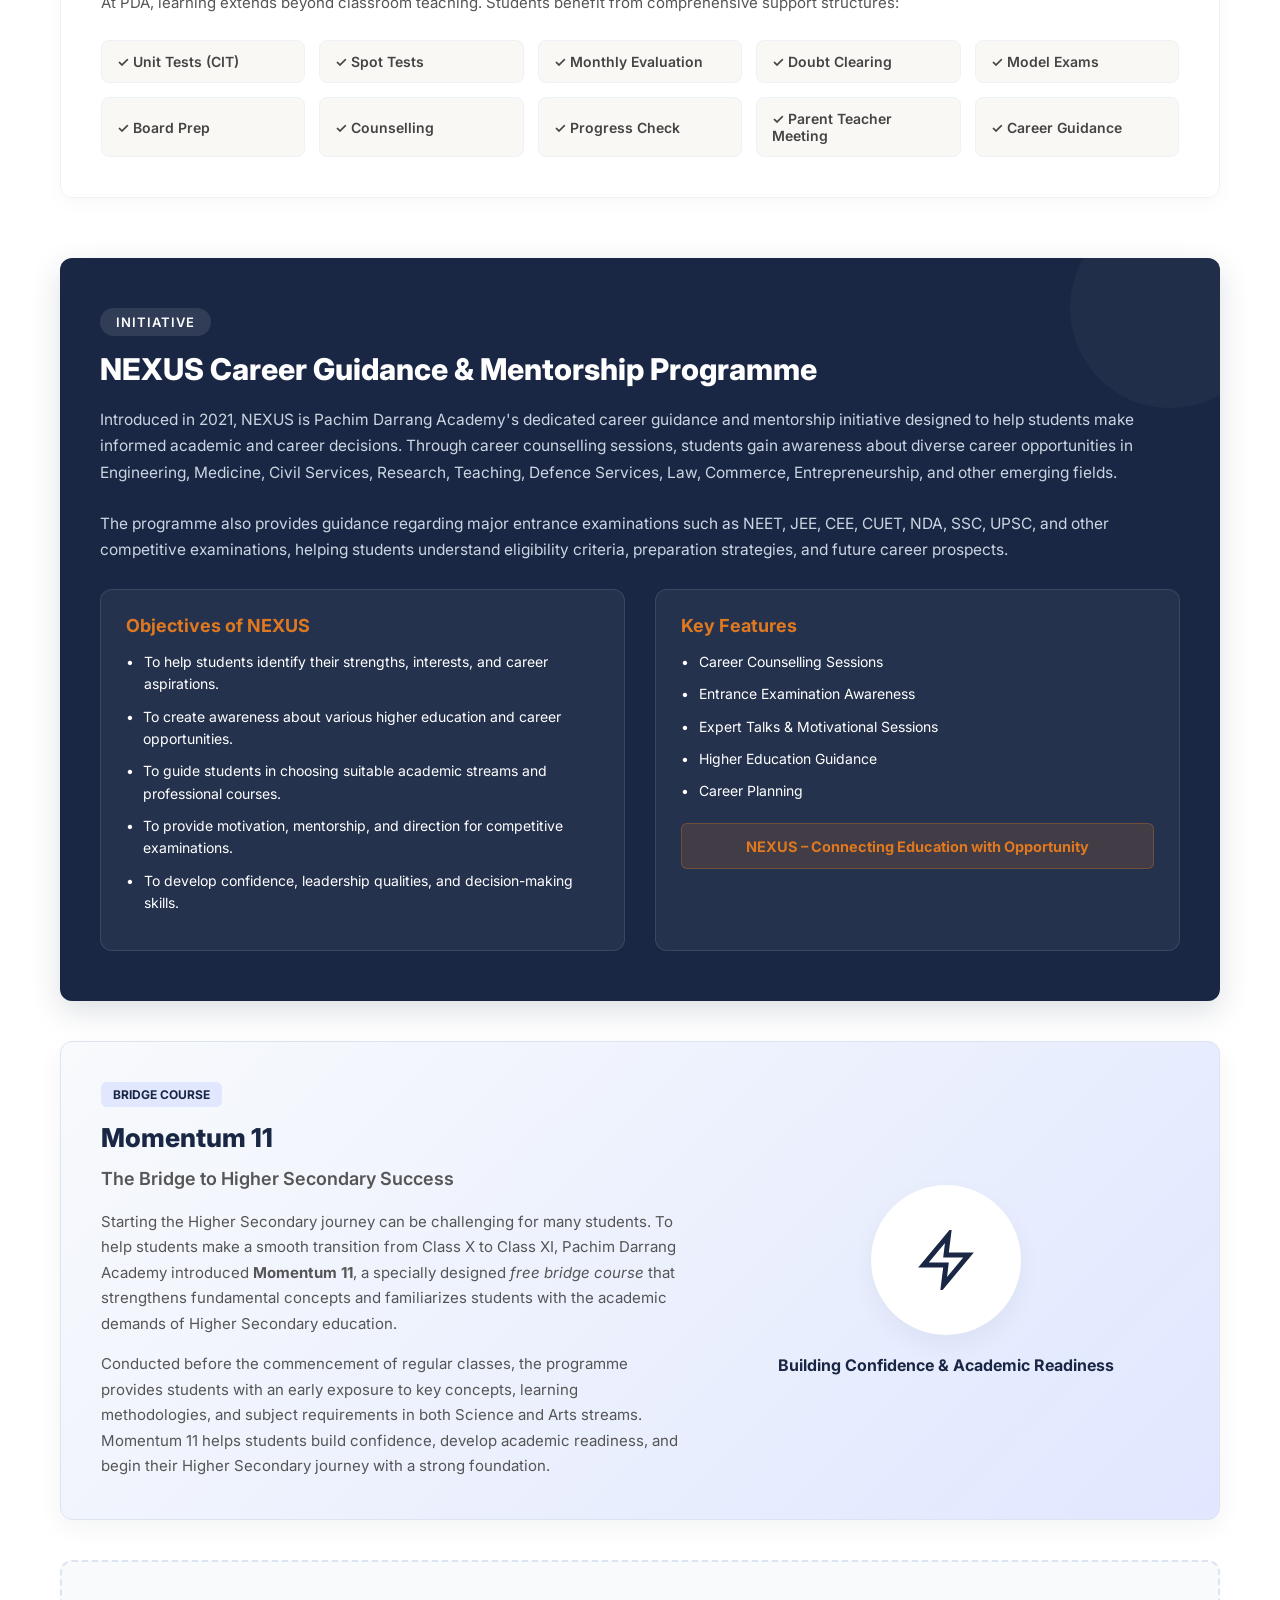
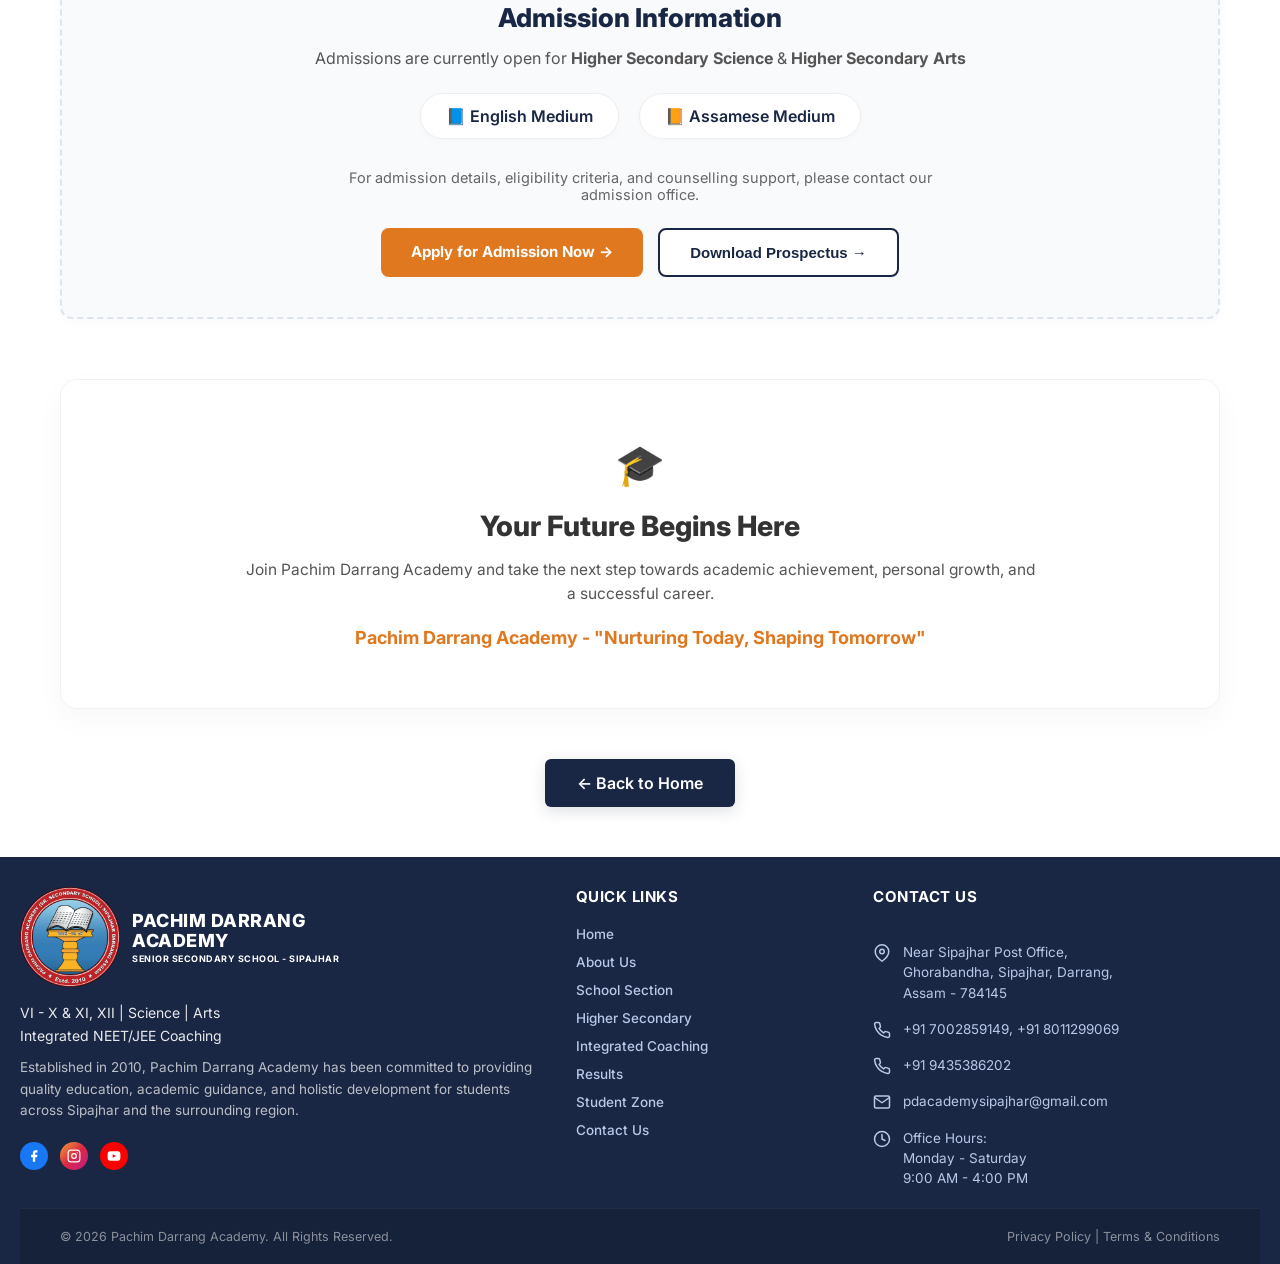
<file: higher-secondary/index.html>
<!DOCTYPE html>
<html lang="en">
<head>
  <link rel="canonical" href="https://pachimdarrangacademy.com/higher-secondary/" />
  <meta charset="UTF-8" />
  <meta name="viewport" content="width=device-width,initial-scale=1.0" />
  <title>Higher Secondary | Pachim Darrang Academy, Sipajhar</title>
  <link
    href="https://fonts.googleapis.com/css2?family=Inter:wght@400;500;600;700;800&family=Dancing+Script:wght@700&display=swap"
    rel="stylesheet" />
  <link rel="stylesheet" href="../assets/css/style.css?v=2" />
  <link rel="stylesheet" href="../assets/css/pages.css?v=2" />
  <link rel="stylesheet" href="../assets/css/responsive.css?v=2" />
  <meta name="description" content="Explore the Higher Secondary programs in Arts and Science streams at Pachim Darrang Academy." />
  <meta property="og:title" content="Higher Secondary | Pachim Darrang Academy, Sipajhar" />
  <meta property="og:description" content="Explore the Higher Secondary programs in Arts and Science streams at Pachim Darrang Academy." />
  <meta property="og:type" content="website" />
  <meta property="og:url" content="https://pachimdarrangacademy.com/higher-secondary/" />
  <meta property="og:image" content="https://pachimdarrangacademy.com/assets/images/favicon/android-chrome-512x512.png" />
  <link rel="shortcut icon" href="../favicon.ico" type="image/x-icon" />
  <link rel="icon" type="image/png" sizes="16x16" href="../assets/images/favicon/favicon-16x16.png" />
  <link rel="icon" type="image/png" sizes="32x32" href="../assets/images/favicon/favicon-32x32.png" />
  <link rel="icon" type="image/png" sizes="48x48" href="../assets/images/favicon/favicon-48x48.png" />
  <link rel="apple-touch-icon" sizes="180x180" href="../assets/images/favicon/apple-touch-icon.png" />
</head>
<body>

  <!-- TOP BAR -->
  <!-- NAVBAR -->
  <nav>
    <div class="nav-inner">
      <div class="logo"><img src="../assets/images/logos/logo-new.png?v=3" alt="Pachim Darrang Academy Logo" class="logo-img" />
        <div class="logo-text">
          <div class="site-title">PACHIM DARRANG<br>ACADEMY</div>
          <p>SENIOR SECONDARY SCHOOL, SIPAJHAR</p>
        </div>
      </div>
      <div class="nav-links">
        <a href="../#home" class="active">Home</a>
        <a href="../#programs">Programs</a>
        <a href="../#about">About Us</a>
        <a href="../message/">Message</a>
        <a href="../results/">Results</a>
        <a href="../gallery/">Gallery</a>
        <a href="../student-zone/">Student Zone</a>
        <a href="../#faculty">Faculty</a>
        <a href="../#contact">Contact Us</a>
      </div>
      <button class="nav-menu-btn" id="menuBtn" onclick="toggleMobileMenu()" aria-label="Toggle menu">☰</button>
    </div>
    <div class="mobile-nav" id="mobileNav">
      <a href="../#home" onclick="closeMobileMenu()">Home</a>
      <a href="../#programs" onclick="closeMobileMenu()">Programs</a>
      <a href="../#about" onclick="closeMobileMenu()">About Us</a>
      <a href="../message/">Message</a>
      <a href="../results/">Results</a>
      <a href="../gallery/">Gallery</a>
      <a href="../student-zone/">Student Zone</a>
      <a href="../#faculty" onclick="closeMobileMenu()">Faculty</a>
      <a href="../#contact" onclick="closeMobileMenu()">Contact Us</a>
    </div>
  </nav>
  <div class="op-header op-header-light">
    <div class="op-title op-title-navy">Pachim Darrang Academy Higher Secondary</div>
  </div>

  <!-- HERO SECTION -->
  <div class="subpage-hero hero-blue">
    <div class="subpage-hero-overlay overlay-navy-grad"></div>
    <div class="subpage-hero-content">
      <h1 class="hero-title">HIGHER SECONDARY</h1>
      <h3 class="hero-subtitle">Class 11 - 12 | Science & Arts</h3>
      <div class="hero-accent"></div>
      <h2 style="font-size: 28px; font-weight: 700; margin-bottom: 15px; color: #fff;">The First Step Towards Professional Success</h2>
      <p class="hero-description" style="max-width: 650px;">Building Futures Through Quality Higher Secondary Education. Preparing students for medical, engineering, and diverse professional careers with our integrated coaching approach.</p>
    </div>
  </div>

  <!-- CONTENT AREA -->
  <div class="subpage-container">
    
    <!-- Split Card & Why Choose Us -->
    <div class="flex-row mb40">
      
      <!-- About HS -->
      <div class="flex-item subpage-card" style="padding: 0; display: flex; flex-direction: column; overflow: hidden;">
        <div class="flex-row" style="margin: 0;">
          <div style="flex: 1; min-width: 250px; background: url('/assets/images/programs/group.webp') center center/cover no-repeat; min-height: 300px;"></div>
          <div style="flex: 1.2; min-width: 300px; padding: 40px;">
            <h3 class="subpage-card-title-sm navy-text">Excellence in Higher Secondary Education</h3>
            <p class="subpage-text-sm">
              Pachim Darrang Academy's Higher Secondary Section provides quality education under the Assam State School Education Board (ASSEB). With a strong academic foundation and continuous mentoring, we prepare students for excellent board results. We offer both Science and Arts streams in English and Assamese mediums.
            </p>
            <ul style="list-style: none; padding: 0; margin: 0 0 30px 0;">
              <li class="grid-list-item" style="margin-bottom: 12px;"><span class="check-icon check-blue">✔</span> Excellent Board Results</li>
              <li class="grid-list-item" style="margin-bottom: 12px;"><span class="check-icon check-blue">✔</span> Integrated Coaching for NEET/JEE/CUET</li>
              <li class="grid-list-item" style="margin-bottom: 12px;"><span class="check-icon check-blue">✔</span> Modern Laboratories & Infrastructure</li>
              <li class="grid-list-item" style="margin-bottom: 12px;"><span class="check-icon check-blue">✔</span> Dedicated Mentorship & Support</li>
            </ul>
            <button class="btn-navy-outline" style="padding: 12px 25px; font-size: 14.5px;">
              Explore HS Programs <svg width="18" height="18" viewBox="0 0 24 24" fill="none" stroke="currentColor" stroke-width="2"><path d="M5 12h14M12 5l7 7-7 7"></path></svg>
            </button>
          </div>
        </div>
      </div>

    </div>

    <!-- Stats Bar matching Theme 2 -->
    <div class="stats-row mb50">
      <div class="stats-item">
        <div class="stats-icon bg-navy"><svg width="24" height="24" viewBox="0 0 24 24" fill="none" stroke="currentColor" stroke-width="2"><polyline points="20 6 9 17 4 12"></polyline></svg></div>
        <div>
          <h4 class="stats-num">99%+</h4>
          <p class="stats-label">Board Exam Pass Rate</p>
        </div>
      </div>
      <div class="stats-item">
        <div class="stats-icon bg-navy"><svg width="24" height="24" viewBox="0 0 24 24" fill="none" stroke="currentColor" stroke-width="2"><path d="M17 21v-2a4 4 0 0 0-4-4H5a4 4 0 0 0-4 4v2"></path><circle cx="9" cy="7" r="4"></circle><path d="M23 21v-2a4 4 0 0 0-3-3.87"></path><path d="M16 3.13a4 4 0 0 1 0 7.75"></path></svg></div>
        <div>
          <h4 class="stats-num">40+</h4>
          <p class="stats-label">Top Faculty Members</p>
        </div>
      </div>
      <div class="stats-item">
        <div class="stats-icon bg-navy"><svg width="24" height="24" viewBox="0 0 24 24" fill="none" stroke="currentColor" stroke-width="2"><path d="M9 2v4"></path><path d="M15 2v4"></path><path d="M10 22h4"></path><path d="M12 18v4"></path><path d="M6 10v3a6 6 0 0 0 12 0v-3"></path></svg></div>
        <div>
          <h4 class="stats-num">4</h4>
          <p class="stats-label">Modern Science Labs</p>
        </div>
      </div>
      <div class="stats-item">
        <div class="stats-icon bg-navy"><svg width="24" height="24" viewBox="0 0 24 24" fill="none" stroke="currentColor" stroke-width="2"><circle cx="12" cy="12" r="10"></circle><path d="M12 16v-4"></path><path d="M12 8h.01"></path></svg></div>
        <div>
          <h4 class="stats-num">100%</h4>
          <p class="stats-label">Personal Guidance</p>
        </div>
      </div>
    </div>

    <!-- Streams Grid -->
    <div class="section-center-header">
      <h3 class="section-center-title navy-text" style="font-size: 32px;">Available Streams</h3>
      <p style="color: #666; font-size: 16px;">Choose the path that suits your goals and aspirations</p>
      <div class="accent-bar-blue" style="background-color: var(--navy); margin-top: 20px;"></div>
    </div>
    
    <div class="grid-2col gap40 mb60">
      <!-- Science Stream Card -->
      <div class="stream-card">
        <div class="stream-card-header bg-navy">
          <div class="stream-card-icon">
            <svg width="48" height="48" viewBox="0 0 24 24" fill="none" stroke="currentColor" stroke-width="1.5" stroke-linecap="round" stroke-linejoin="round">
              <path d="M6 18h8"></path><path d="M3 22h18"></path><path d="M14 22a7 7 0 1 0 0-14h-1"></path><path d="M9 14h2"></path><path d="M9 12a2 2 0 0 1-2-2V6h6v4a2 2 0 0 1-2 2Z"></path><path d="M12 6V3a1 1 0 0 0-1-1H9a1 1 0 0 0-1 1v3"></path>
            </svg>
          </div>
          <h4 class="stream-card-title">SCIENCE STREAM</h4>
        </div>
        <div class="stream-card-body">
          <p class="stream-card-desc">Designed for students aspiring to pursue careers in Engineering, Medicine, Research, Technology, and other scientific fields.</p>
          <div class="medium-tag">
            <span class="medium-tag-label">Mediums:</span> <span class="medium-tag-val">English & Assamese</span>
          </div>
          <h5 class="stream-section-title">Subjects Offered</h5>
          <div class="stream-subject-group">
            <strong class="stream-subject-group-title">Compulsory (Group-A)</strong>
            <ul class="stream-subject-list">
              <li class="stream-subject-list-item"><span>MIL (Assamese) / Alt. English</span></li>
            </ul>
          </div>
          <div>
            <strong class="stream-subject-group-title">Elective (Group-B)</strong>
            <ul class="stream-subject-list grid">
              <li class="stream-subject-list-item"><span>Physics</span></li>
              <li class="stream-subject-list-item"><span>Chemistry</span></li>
              <li class="stream-subject-list-item"><span>Mathematics</span></li>
              <li class="stream-subject-list-item"><span>Biology</span></li>
              <li class="stream-subject-list-item"><span>Computer Science and Application</span></li>
              <li class="stream-subject-list-item"><span>Geography</span></li>
              <li class="stream-subject-list-item"><span>Anthropology</span></li>
            </ul>
          </div>
        </div>
      </div>

      <!-- Arts Stream Card -->
      <div class="stream-card">
        <div class="stream-card-header bg-blue">
          <div class="stream-card-icon">
            <svg width="48" height="48" viewBox="0 0 24 24" fill="none" stroke="currentColor" stroke-width="1.5" stroke-linecap="round" stroke-linejoin="round">
              <circle cx="13.5" cy="6.5" r=".5" fill="currentColor"></circle><circle cx="17.5" cy="10.5" r=".5" fill="currentColor"></circle><circle cx="8.5" cy="7.5" r=".5" fill="currentColor"></circle><circle cx="6.5" cy="12.5" r=".5" fill="currentColor"></circle><path d="M12 2C6.5 2 2 6.5 2 12s4.5 10 10 10c.926 0 1.648-.746 1.648-1.688 0-.437-.18-.836-.437-1.125-.29-.289-.438-.652-.438-1.125a1.64 1.64 0 0 1 1.668-1.668h1.996c3.051 0 5.555-2.504 5.555-5.554C21.965 6.012 17.461 2 12 2z"></path>
            </svg>
          </div>
          <h4 class="stream-card-title">ARTS STREAM</h4>
        </div>
        <div class="stream-card-body">
          <p class="stream-card-desc">Provides diverse opportunities in Humanities, Social Sciences, Civil Services, Education, Law, and other professional fields.</p>
          <div class="medium-tag">
            <span class="medium-tag-label">Mediums:</span> <span class="medium-tag-val">Assamese & English</span>
          </div>
          <h5 class="stream-section-title">Subjects Offered</h5>
          <div class="stream-subject-group">
            <strong class="stream-subject-group-title">Compulsory (Group-A)</strong>
            <ul class="stream-subject-list">
              <li class="stream-subject-list-item"><span>MIL (Assamese) / Alt. English</span></li>
            </ul>
          </div>
          <div class="grid-2col gap25" style="display: grid; grid-template-columns: 1fr 1fr;">
            <div>
              <strong class="stream-subject-group-title">Elective (Group-B)</strong>
              <ul class="stream-subject-list" style="font-size: 13.5px;">
                <li class="stream-subject-list-item"><span>Education</span></li>
                <li class="stream-subject-list-item"><span>History</span></li>
                <li class="stream-subject-list-item"><span>Political Science</span></li>
                <li class="stream-subject-list-item"><span>Economics</span></li>
                <li class="stream-subject-list-item"><span>Geography</span></li>
                <li class="stream-subject-list-item"><span>Anthropology</span></li>
                <li class="stream-subject-list-item"><span>Sociology</span></li>
                <li class="stream-subject-list-item"><span>Logic and Philosophy</span></li>
              </ul>
            </div>
            <div>
              <strong class="stream-subject-group-title">Skilled (Group-C)</strong>
              <ul class="stream-subject-list" style="font-size: 13.5px;">
                <li class="stream-subject-list-item"><span>Bihu</span></li>
                <li class="stream-subject-list-item"><span>Physical Education and Sports</span></li>
                <li class="stream-subject-list-item"><span>Adv. Assamese</span></li>
                <li class="stream-subject-list-item"><span>Fine Arts</span></li>
                <li class="stream-subject-list-item"><span>Computer Science and Application</span></li>
              </ul>
            </div>
          </div>
        </div>
      </div>
    </div>

    <!-- Detailed Why Choose Us -->
    <div class="mb60">
      <div class="section-center-header">
        <h3 class="section-center-title navy-text" style="font-size: 32px;">Why Choose Our Higher Secondary Section?</h3>
        <p style="color: #666; font-size: 16px;">Key features that make us the preferred choice for students</p>
        <div class="accent-bar-blue" style="margin-top: 20px;"></div>
      </div>

      <div class="grid-autofit gap25">
        
        <div class="feature-card feature-blue">
          <div class="feature-icon icon-color-blue">
            <svg width="24" height="24" viewBox="0 0 24 24" fill="none" stroke="currentColor" stroke-width="2"><path d="M22 10v6M2 10l10-5 10 5-10 5z"></path></svg>
          </div>
          <h4 class="feature-title">1. Experienced Faculty Team</h4>
          <p class="feature-desc">Our qualified and dedicated teachers provide personalized guidance and academic support to every student.</p>
        </div>

        <div class="feature-card feature-blue">
          <div class="feature-icon icon-color-blue">
            <svg width="24" height="24" viewBox="0 0 24 24" fill="none" stroke="currentColor" stroke-width="2"><circle cx="12" cy="12" r="10"></circle><line x1="2" y1="12" x2="22" y2="12"></line><path d="M12 2a15.3 15.3 0 0 1 4 10 15.3 15.3 0 0 1-4 10 15.3 15.3 0 0 1-4-10 15.3 15.3 0 0 1 4-10z"></path></svg>
          </div>
          <h4 class="feature-title">2. Separate Medium Sections</h4>
          <p class="feature-desc">Students can learn comfortably in their preferred medium of instruction (English & Assamese).</p>
        </div>

        <div class="feature-card feature-blue">
          <div class="feature-icon icon-color-blue">
            <svg width="24" height="24" viewBox="0 0 24 24" fill="none" stroke="currentColor" stroke-width="2"><path d="M3 21h18"></path><path d="M9 8h1"></path><path d="M9 12h1"></path><path d="M9 16h1"></path><path d="M14 8h1"></path><path d="M14 12h1"></path><path d="M14 16h1"></path><path d="M5 21V5a2 2 0 0 1 2-2h10a2 2 0 0 1 2 2v16"></path></svg>
          </div>
          <h4 class="feature-title">3. HS Final Exam Centre</h4>
          <p class="feature-desc">Recognized HS Practical Examination Centre for both Science and Arts streams.</p>
        </div>

        <div class="feature-card feature-blue">
          <div class="feature-icon icon-color-blue">
            <svg width="24" height="24" viewBox="0 0 24 24" fill="none" stroke="currentColor" stroke-width="2"><path d="M9 2v4"></path><path d="M15 2v4"></path><path d="M10 22h4"></path><path d="M12 18v4"></path><path d="M6 10v3a6 6 0 0 0 12 0v-3"></path></svg>
          </div>
          <h4 class="feature-title">4. Modern Laboratories</h4>
          <p class="feature-desc">Well-equipped Physics, Chemistry, Biology and Computer laboratories for effective practical learning.</p>
        </div>

        <div class="feature-card feature-blue">
          <div class="feature-icon icon-color-blue">
            <svg width="24" height="24" viewBox="0 0 24 24" fill="none" stroke="currentColor" stroke-width="2"><rect x="2" y="3" width="20" height="14" rx="2" ry="2"></rect><line x1="8" y1="21" x2="16" y2="21"></line><line x1="12" y1="17" x2="12" y2="21"></line></svg>
          </div>
          <h4 class="feature-title">5. Digital Classrooms</h4>
          <p class="feature-desc">Technology-enabled classrooms help make learning more engaging and effective.</p>
        </div>

        <div class="feature-card feature-blue">
          <div class="feature-icon icon-color-blue">
            <svg width="24" height="24" viewBox="0 0 24 24" fill="none" stroke="currentColor" stroke-width="2"><line x1="18" y1="20" x2="18" y2="10"></line><line x1="12" y1="20" x2="12" y2="4"></line><line x1="6" y1="20" x2="6" y2="14"></line></svg>
          </div>
          <h4 class="feature-title">6. Individual Monitoring</h4>
          <p class="feature-desc">Regular assessments, progress tracking, and parent communication ensure continuous improvement.</p>
        </div>
        
        <div class="feature-card feature-blue">
          <div class="feature-icon icon-color-blue">
            <svg width="24" height="24" viewBox="0 0 24 24" fill="none" stroke="currentColor" stroke-width="2"><path d="M4 19.5A2.5 2.5 0 0 1 6.5 17H20"></path><path d="M6.5 2H20v20H6.5A2.5 2.5 0 0 1 4 19.5v-15A2.5 2.5 0 0 1 6.5 2z"></path></svg>
          </div>
          <h4 class="feature-title">7. Structured Study Materials</h4>
          <p class="feature-desc">Specially designed notes, assignments, and revision materials prepared by our faculty team.</p>
        </div>

        <div class="feature-card feature-blue">
          <div class="feature-icon icon-color-blue">
            <svg width="24" height="24" viewBox="0 0 24 24" fill="none" stroke="currentColor" stroke-width="2"><circle cx="12" cy="12" r="10"></circle><line x1="12" y1="16" x2="12" y2="12"></line><line x1="12" y1="8" x2="12.01" y2="8"></line></svg>
          </div>
          <h4 class="feature-title">8. Doubt Clearing Support</h4>
          <p class="feature-desc">Dedicated doubt clearing sessions for concept clarity.</p>
        </div>
        
        <div class="feature-card feature-blue">
          <div class="feature-icon icon-color-blue">
            <svg width="24" height="24" viewBox="0 0 24 24" fill="none" stroke="currentColor" stroke-width="2"><circle cx="12" cy="12" r="10"></circle><circle cx="12" cy="12" r="6"></circle><circle cx="12" cy="12" r="2"></circle></svg>
          </div>
          <h4 class="feature-title">9. Career Guidance & Counselling</h4>
          <p class="feature-desc">Guidance for higher education, entrance exams and career paths.</p>
        </div>

      </div>
    </div>

    <!-- Support System -->
    <div class="subpage-card mb60">
      <h3 class="subpage-card-title-sm navy-text">Academic Support System</h3>
      <p class="subpage-text-sm">At PDA, learning extends beyond classroom teaching. Students benefit from comprehensive support structures:</p>
      <ul class="support-list" style="grid-template-columns: repeat(auto-fit, minmax(200px, 1fr));">
        <li class="support-item"><span>✓ Unit Tests (CIT)</span></li>
        <li class="support-item"><span>✓ Spot Tests</span></li>
        <li class="support-item"><span>✓ Monthly Evaluation</span></li>
        <li class="support-item"><span>✓ Doubt Clearing</span></li>
        <li class="support-item"><span>✓ Model Exams</span></li>
        <li class="support-item"><span>✓ Board Prep</span></li>
        <li class="support-item"><span>✓ Counselling</span></li>
        <li class="support-item"><span>✓ Progress Check</span></li>
        <li class="support-item"><span>✓ Parent Teacher Meeting</span></li>
        <li class="support-item"><span>✓ Career Guidance</span></li>
      </ul>
    </div>

    <!-- NEXUS Program -->
    <div class="dark-hero-card">
      <div class="dark-hero-card-overlay"></div>
      <div class="dark-hero-card-content">
        <div class="badge-label">INITIATIVE</div>
        <h3 class="dark-card-title">NEXUS Career Guidance & Mentorship Programme</h3>
        <p class="dark-card-text">
          Introduced in 2021, NEXUS is Pachim Darrang Academy's dedicated career guidance and mentorship initiative designed to help students make informed academic and career decisions. Through career counselling sessions, students gain awareness about diverse career opportunities in Engineering, Medicine, Civil Services, Research, Teaching, Defence Services, Law, Commerce, Entrepreneurship, and other emerging fields.
        </p>
        <p class="dark-card-text">
          The programme also provides guidance regarding major entrance examinations such as NEET, JEE, CEE, CUET, NDA, SSC, UPSC, and other competitive examinations, helping students understand eligibility criteria, preparation strategies, and future career prospects.
        </p>
        
        <div class="nexus-grid">
          <div class="nexus-column">
            <h4 class="nexus-col-title">Objectives of NEXUS</h4>
            <ul class="nexus-list">
              <li class="nexus-list-item"><span>•</span> To help students identify their strengths, interests, and career aspirations.</li>
              <li class="nexus-list-item"><span>•</span> To create awareness about various higher education and career opportunities.</li>
              <li class="nexus-list-item"><span>•</span> To guide students in choosing suitable academic streams and professional courses.</li>
              <li class="nexus-list-item"><span>•</span> To provide motivation, mentorship, and direction for competitive examinations.</li>
              <li class="nexus-list-item"><span>•</span> To develop confidence, leadership qualities, and decision-making skills.</li>
            </ul>
          </div>
          
          <div class="nexus-column">
            <h4 class="nexus-col-title">Key Features</h4>
            <ul class="nexus-list" style="margin-bottom: 20px;">
              <li class="nexus-list-item"><span>•</span> Career Counselling Sessions</li>
              <li class="nexus-list-item"><span>•</span> Entrance Examination Awareness</li>
              <li class="nexus-list-item"><span>•</span> Expert Talks & Motivational Sessions</li>
              <li class="nexus-list-item"><span>•</span> Higher Education Guidance</li>
              <li class="nexus-list-item"><span>•</span> Career Planning</li>
            </ul>
            <div class="nexus-accent-box">
              <span class="nexus-accent-text">NEXUS – Connecting Education with Opportunity</span>
            </div>
          </div>
        </div>
      </div>
    </div>

    <!-- Momentum 11 -->
    <div class="grad-hero-card">
      <div style="flex: 1; min-width: 300px;">
        <div class="grad-card-badge">Bridge Course</div>
        <h3 class="grad-card-title">Momentum 11</h3>
        <h4 class="grad-card-subtitle">The Bridge to Higher Secondary Success</h4>
        <p class="grad-card-text">
          Starting the Higher Secondary journey can be challenging for many students. To help students make a smooth transition from Class X to Class XI, Pachim Darrang Academy introduced <strong>Momentum 11</strong>, a specially designed <em>free bridge course</em> that strengthens fundamental concepts and familiarizes students with the academic demands of Higher Secondary education.
        </p>
        <p class="grad-card-text-last">
          Conducted before the commencement of regular classes, the programme provides students with an early exposure to key concepts, learning methodologies, and subject requirements in both Science and Arts streams. Momentum 11 helps students build confidence, develop academic readiness, and begin their Higher Secondary journey with a strong foundation.
        </p>
      </div>
      <div style="flex: 0.8; min-width: 250px; text-align: center;">
        <div class="grad-card-circle-wrapper">
          <svg width="60" height="60" viewBox="0 0 24 24" fill="none" stroke="var(--navy)" stroke-width="2"><path d="M13 2L3 14h9l-1 8 10-12h-9l1-8z"></path></svg>
        </div>
        <p class="grad-card-circle-text">Building Confidence & Academic Readiness</p>
      </div>
    </div>

    <!-- Admission Information -->
    <div class="dashed-info-card">
      <h3 class="info-card-title">Admission Information</h3>
      <p class="info-card-subtitle">Admissions are currently open for <strong>Higher Secondary Science</strong> & <strong>Higher Secondary Arts</strong></p>
      
      <div class="info-card-badge-row">
        <div class="info-card-badge-item">📘 English Medium</div>
        <div class="info-card-badge-item">📙 Assamese Medium</div>
      </div>
      
      <p class="info-card-desc">For admission details, eligibility criteria, and counselling support, please contact our admission office.</p>
      
      <div style="display: flex; justify-content: center; gap: 15px; flex-wrap: wrap;">
        <a href="../#contact" class="btn-orange-full">
          Apply for Admission Now →
        </a>
        <button class="btn-navy-outline" style="padding: 14px 30px; font-size: 15px;">
          Download Prospectus →
        </button>
      </div>
    </div>

    <!-- Footer Message -->
    <div class="subpage-footer-message">
      <div class="footer-emoji">🎓</div>
      <h3 class="footer-msg-title">Your Future Begins Here</h3>
      <p class="subpage-text" style="max-width: 800px; margin: 0 auto 20px; line-height: 1.6; text-align: center;">Join Pachim Darrang Academy and take the next step towards academic achievement, personal growth, and a successful career.</p>
      <p style="font-size: 18px; color: var(--orange); font-weight: 700; margin: 0;">Pachim Darrang Academy - "Nurturing Today, Shaping Tomorrow"</p>
    </div>

    <div class="subpage-back-wrapper">
      <a href="/" class="back-to-home-btn">←  Back to Home</a>
    </div>
  </div>
  <!-- FOOTER -->
  <footer id="contact">
    <div class="footer-inner">
      <div class="footer-col brand-col">
        <div class="footer-logo-row">
          <img src="../assets/images/logos/logo-new.png?v=3" alt="PDA Logo" class="footer-logo" />
          <div class="footer-brand-text">
            <h2>PACHIM DARRANG<br>ACADEMY</h2>
            <p>SENIOR SECONDARY SCHOOL - SIPAJHAR</p>
          </div>
        </div>
        <div class="footer-streams">
          VI - X &amp; XI, XII | Science | Arts<br>
          Integrated NEET/JEE Coaching
        </div>
        <div class="footer-desc">
          Established in 2010, Pachim Darrang Academy has been committed to providing quality education, academic guidance, and holistic development for students across Sipajhar and the surrounding region.
        </div>
        <div class="socials">
          <a href="https://www.facebook.com/Pachim-Darrang-Academy-106707741075172" target="_blank" class="soc-btn soc-fb" title="Facebook">
            <svg width="14" height="14" viewBox="0 0 24 24" fill="#fff"><path d="M18 2h-3a5 5 0 0 0-5 5v3H7v4h3v8h4v-8h3l1-4h-4V7a1 1 0 0 1 1-1h3z"/></svg>
          </a>
          <a href="https://www.instagram.com/pdacademy_sipajhar?igsh=MWY0Y3dkMHJkYXhjZA==" target="_blank" class="soc-btn soc-ig" title="Instagram">
            <svg width="14" height="14" viewBox="0 0 24 24" fill="none" stroke="#fff" stroke-width="2" stroke-linecap="round" stroke-linejoin="round"><rect x="2" y="2" width="20" height="20" rx="5" ry="5"/><circle cx="12" cy="12" r="4"/><circle cx="17.5" cy="6.5" r="1" fill="#fff" stroke="none"/></svg>
          </a>
          <a href="https://www.youtube.com/channel/UCRtI3rfI2QcD23pldSsr-2Q" target="_blank" class="soc-btn soc-yt" title="YouTube">
            <svg width="14" height="14" viewBox="0 0 24 24" fill="#fff"><path d="M22.54 6.42a2.78 2.78 0 0 0-1.95-1.96C18.88 4 12 4 12 4s-6.88 0-8.59.46A2.78 2.78 0 0 0 1.46 6.42 29 29 0 0 0 1 12a29 29 0 0 0 .46 5.58 2.78 2.78 0 0 0 1.95 1.96C5.12 20 12 20 12 20s6.88 0 8.59-.46a2.78 2.78 0 0 0 1.95-1.96A29 29 0 0 0 23 12a29 29 0 0 0-.46-5.58z"/><polygon points="9.75 15.02 15.5 12 9.75 8.98 9.75 15.02" fill="#FF0000"/></svg>
          </a>
        </div>
      </div>
      
      <div class="footer-col links-col">
        <h4>QUICK LINKS</h4>
        <div class="footer-links">
          <a href="../#home">Home</a>
          <a href="../#about">About Us</a>
          <a href="../school/">School Section</a>
          <a href="../higher-secondary/">Higher Secondary</a>
          <a href="../integrated-coaching/">Integrated Coaching</a>
          <a href="../results/">Results</a>
          <a href="../student-zone/">Student Zone</a>
          <a href="../#contact">Contact Us</a>
        </div>
      </div>
      
      <div class="footer-col contact-col">
        <h4>CONTACT US</h4>
        <div class="contact-item">
          <svg width="18" height="18" viewBox="0 0 24 24" fill="none" stroke="currentColor" stroke-width="2" stroke-linecap="round" stroke-linejoin="round" style="flex-shrink: 0; margin-top: 2px;"><path d="M21 10c0 7-9 13-9 13s-9-6-9-13a9 9 0 0 1 18 0z"></path><circle cx="12" cy="10" r="3"></circle></svg>
          <div>Near Sipajhar Post Office,<br>Ghorabandha, Sipajhar, Darrang,<br>Assam - 784145</div>
        </div>
        <div class="contact-item">
          <svg width="18" height="18" viewBox="0 0 24 24" fill="none" stroke="currentColor" stroke-width="2" stroke-linecap="round" stroke-linejoin="round" style="flex-shrink: 0; margin-top: 2px;"><path d="M22 16.92v3a2 2 0 0 1-2.18 2 19.79 19.79 0 0 1-8.63-3.07 19.5 19.5 0 0 1-6-6 19.79 19.79 0 0 1-3.07-8.67A2 2 0 0 1 4.11 2h3a2 2 0 0 1 2 1.72 12.84 12.84 0 0 0 .7 2.81 2 2 0 0 1-.45 2.11L8.09 9.91a16 16 0 0 0 6 6l1.27-1.27a2 2 0 0 1 2.11-.45 12.84 12.84 0 0 0 2.81.7A2 2 0 0 1 22 16.92z"></path></svg>
          <div>+91 7002859149, +91 8011299069</div>
        </div>
        <div class="contact-item">
          <svg width="18" height="18" viewBox="0 0 24 24" fill="none" stroke="currentColor" stroke-width="2" stroke-linecap="round" stroke-linejoin="round" style="flex-shrink: 0; margin-top: 2px;"><path d="M22 16.92v3a2 2 0 0 1-2.18 2 19.79 19.79 0 0 1-8.63-3.07 19.5 19.5 0 0 1-6-6 19.79 19.79 0 0 1-3.07-8.67A2 2 0 0 1 4.11 2h3a2 2 0 0 1 2 1.72 12.84 12.84 0 0 0 .7 2.81 2 2 0 0 1-.45 2.11L8.09 9.91a16 16 0 0 0 6 6l1.27-1.27a2 2 0 0 1 2.11-.45 12.84 12.84 0 0 0 2.81.7A2 2 0 0 1 22 16.92z"></path></svg>
          <div>+91 9435386202</div>
        </div>
        <div class="contact-item">
          <svg width="18" height="18" viewBox="0 0 24 24" fill="none" stroke="currentColor" stroke-width="2" stroke-linecap="round" stroke-linejoin="round" style="flex-shrink: 0; margin-top: 2px;"><path d="M4 4h16c1.1 0 2 .9 2 2v12c0 1.1-.9 2-2 2H4c-1.1 0-2-.9-2-2V6c0-1.1.9-2 2-2z"></path><polyline points="22,6 12,13 2,6"></polyline></svg>
          <div>pdacademysipajhar@gmail.com</div>
        </div>
        <div class="contact-item">
          <svg width="18" height="18" viewBox="0 0 24 24" fill="none" stroke="currentColor" stroke-width="2" stroke-linecap="round" stroke-linejoin="round" style="flex-shrink: 0; margin-top: 2px;"><circle cx="12" cy="12" r="10"></circle><polyline points="12 6 12 12 16 14"></polyline></svg>
          <div>Office Hours:<br>Monday - Saturday<br>9:00 AM - 4:00 PM</div>
        </div>
      </div>
    </div>
    
    <div class="footer-bottom-wrapper">
      <div class="footer-bottom">
        <div class="fb-left">© 2026 Pachim Darrang Academy. All Rights Reserved.</div>
        <div class="fb-right"><a href="#">Privacy Policy</a> | <a href="#">Terms &amp; Conditions</a></div>
      </div>
    </div>
  </footer>

  <script src="../assets/js/navigation.js"></script>
  <script src="../assets/js/main.js"></script>
</body>
</html>
</file>
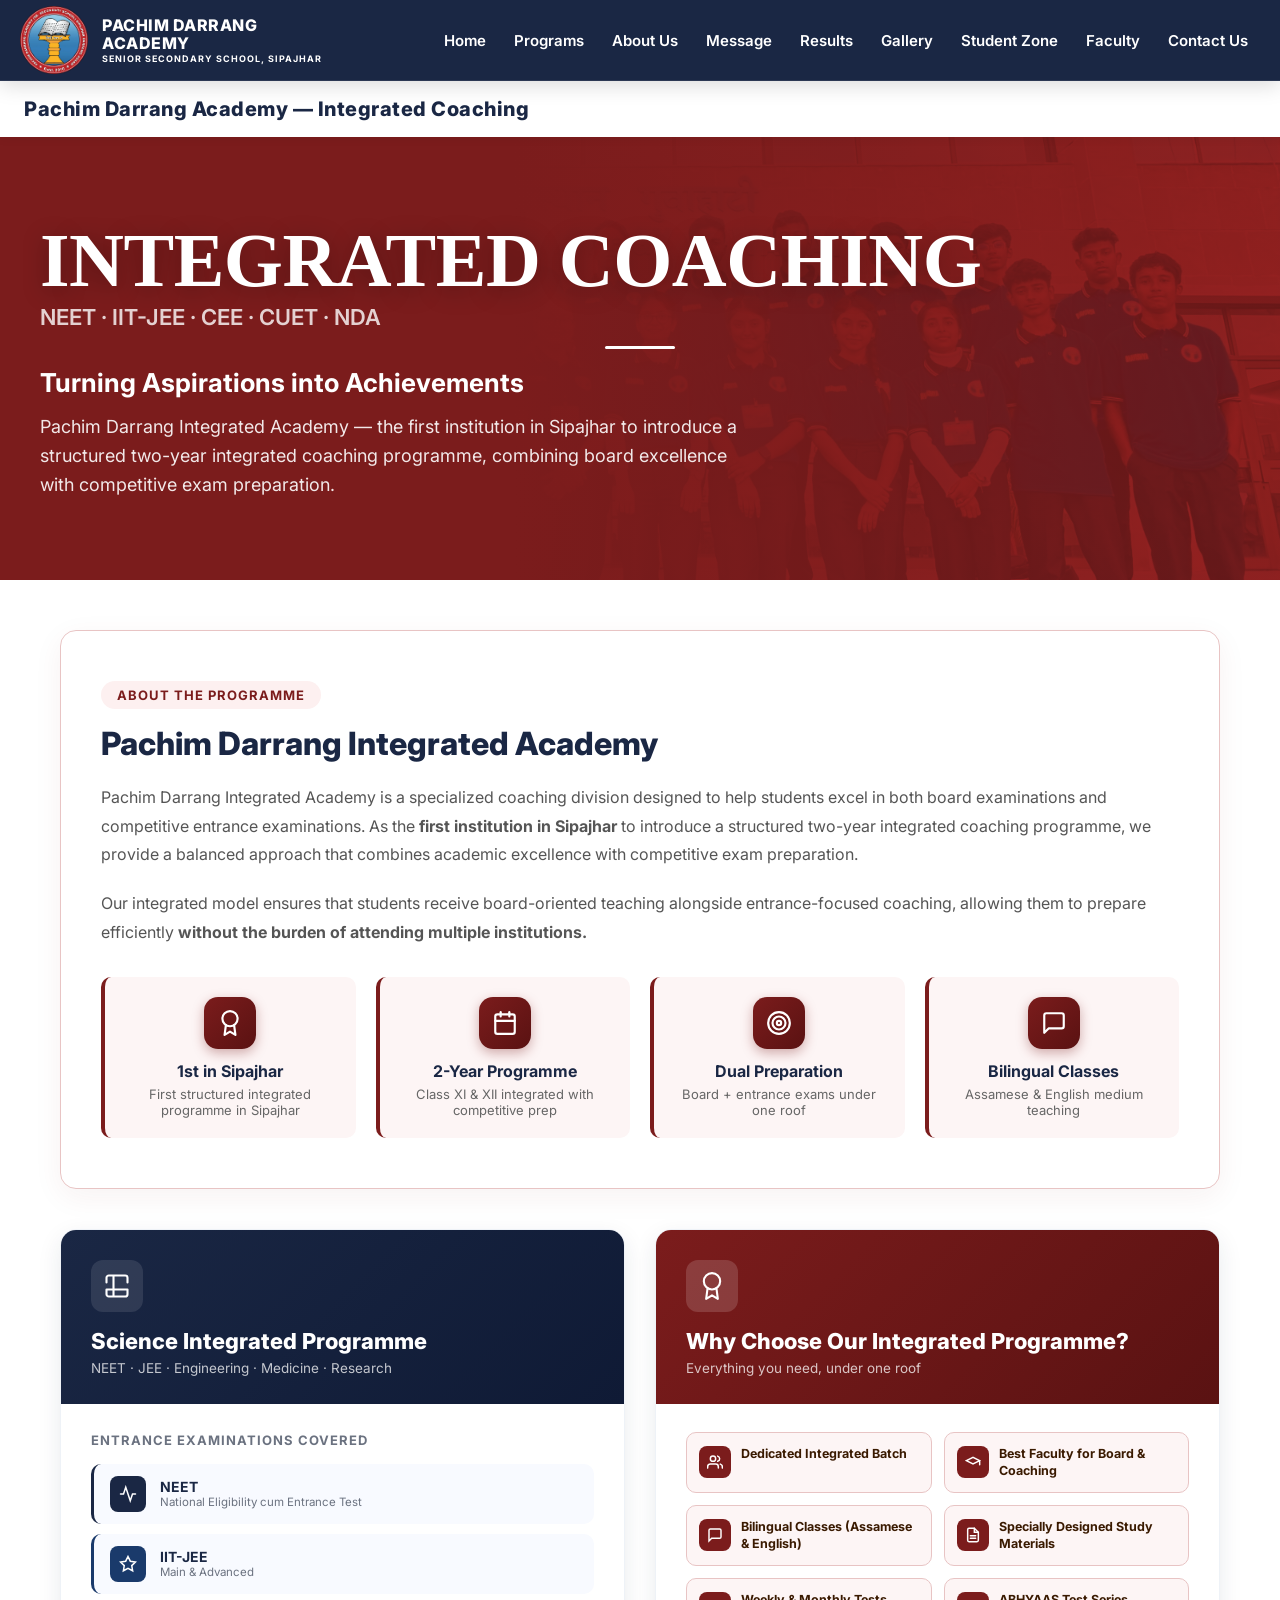
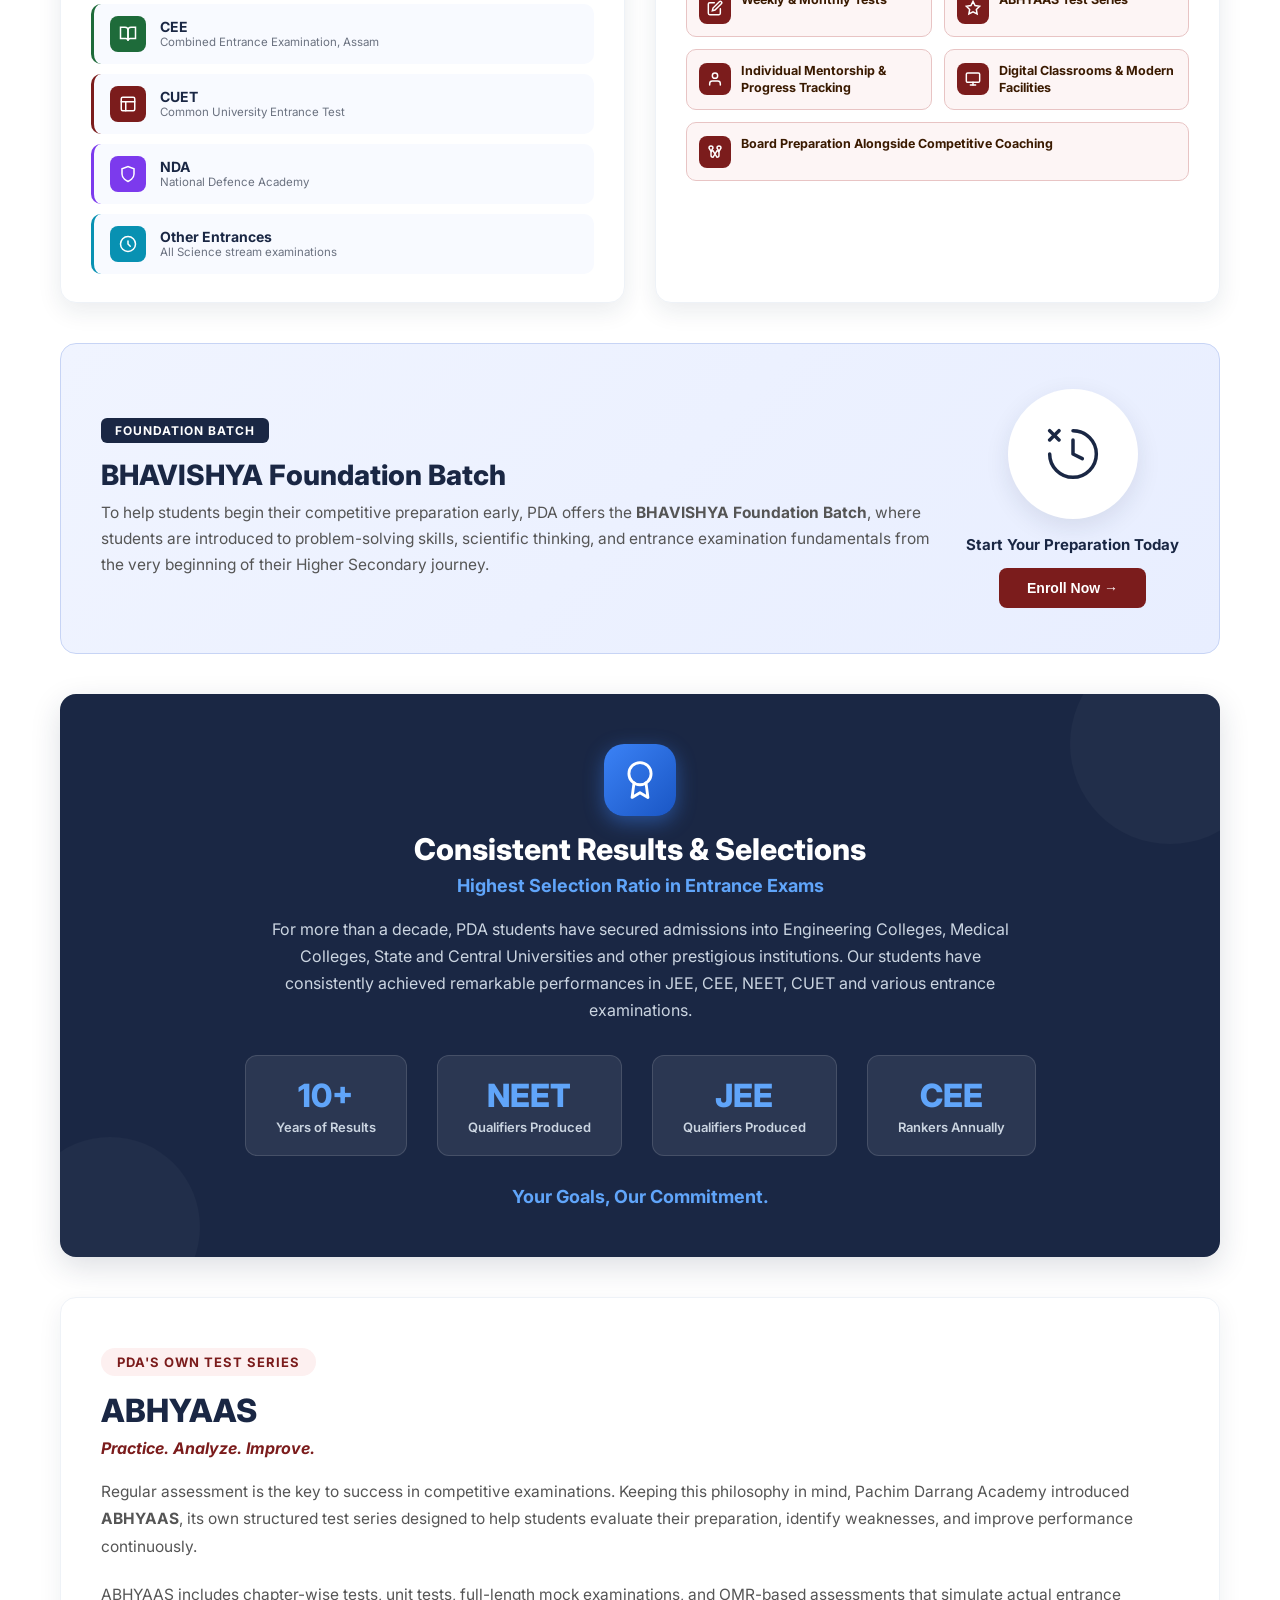
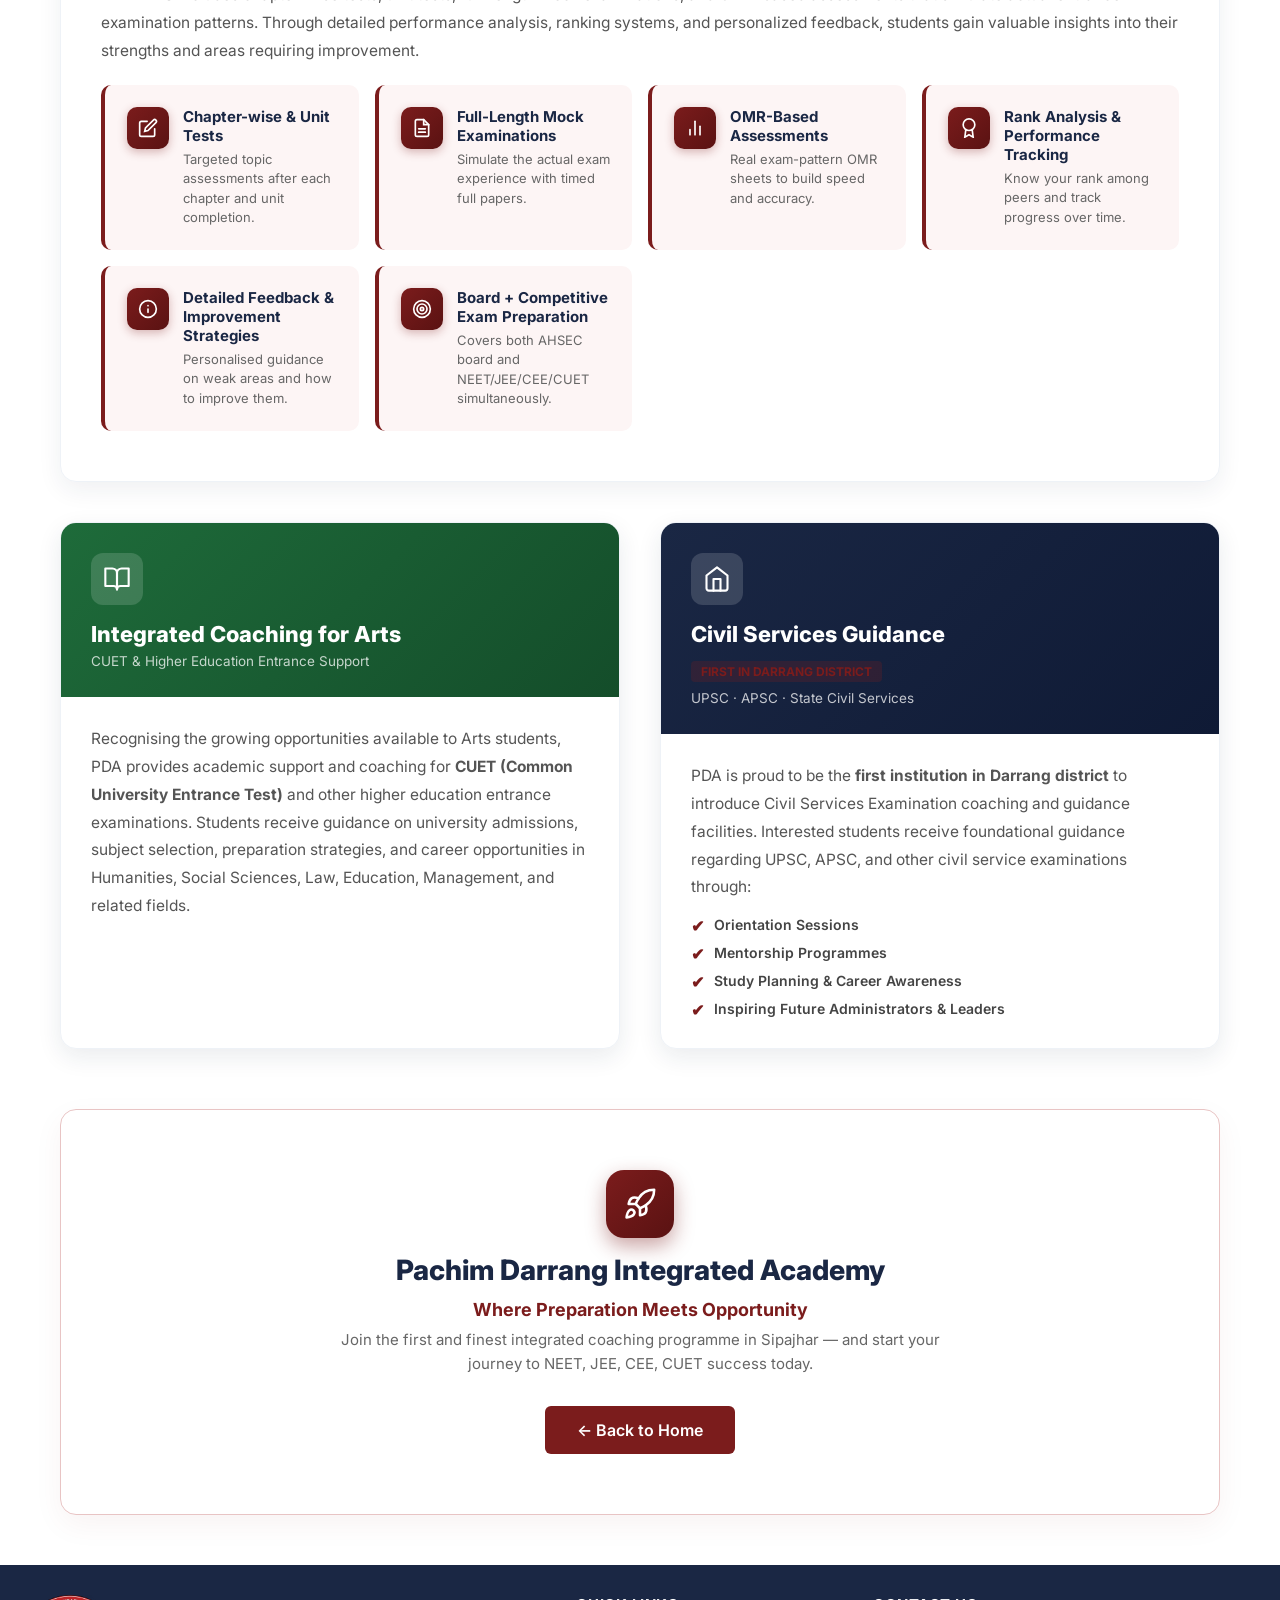
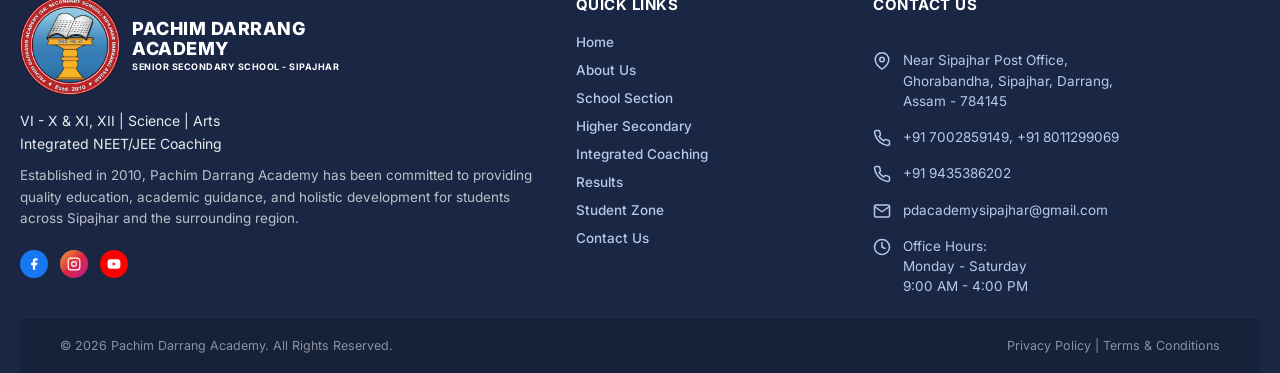
<file: integrated-coaching/index.html>
<!DOCTYPE html>
<html lang="en">
<head>
  <link rel="canonical" href="https://pachimdarrangacademy.com/integrated-coaching/" />
  <meta charset="UTF-8" />
  <meta name="viewport" content="width=device-width,initial-scale=1.0" />
  <title>Integrated Coaching | Pachim Darrang Academy, Sipajhar</title>
  <link
    href="https://fonts.googleapis.com/css2?family=Inter:wght@400;500;600;700;800&family=Dancing+Script:wght@700&display=swap"
    rel="stylesheet" />
  <link rel="stylesheet" href="../assets/css/style.css?v=2" />
  <link rel="stylesheet" href="../assets/css/pages.css?v=2" />
  <link rel="stylesheet" href="../assets/css/responsive.css?v=2" />
  <meta name="description" content="Explore the Integrated Coaching programs (NEET, JEE, CEE, CUET, NDA) at Pachim Darrang Academy." />
  <meta property="og:title" content="Integrated Coaching | Pachim Darrang Academy, Sipajhar" />
  <meta property="og:description" content="Explore the Integrated Coaching programs (NEET, JEE, CEE, CUET, NDA) at Pachim Darrang Academy." />
  <meta property="og:type" content="website" />
  <meta property="og:url" content="https://pachimdarrangacademy.com/integrated-coaching/" />
  <meta property="og:image" content="https://pachimdarrangacademy.com/assets/images/favicon/android-chrome-512x512.png" />
  <link rel="shortcut icon" href="../favicon.ico" type="image/x-icon" />
  <link rel="icon" type="image/png" sizes="16x16" href="../assets/images/favicon/favicon-16x16.png" />
  <link rel="icon" type="image/png" sizes="32x32" href="../assets/images/favicon/favicon-32x32.png" />
  <link rel="icon" type="image/png" sizes="48x48" href="../assets/images/favicon/favicon-48x48.png" />
  <link rel="apple-touch-icon" sizes="180x180" href="../assets/images/favicon/apple-touch-icon.png" />
</head>
<body>

  <!-- TOP BAR -->
  <!-- NAVBAR -->
  <nav>
    <div class="nav-inner">
      <div class="logo"><img src="../assets/images/logos/logo-new.png?v=3" alt="Pachim Darrang Academy Logo" class="logo-img" />
        <div class="logo-text">
          <div class="site-title">PACHIM DARRANG<br>ACADEMY</div>
          <p>SENIOR SECONDARY SCHOOL, SIPAJHAR</p>
        </div>
      </div>
      <div class="nav-links">
        <a href="../#home" class="active">Home</a>
        <a href="../#programs">Programs</a>
        <a href="../#about">About Us</a>
        <a href="../message/">Message</a>
        <a href="../results/">Results</a>
        <a href="../gallery/">Gallery</a>
        <a href="../student-zone/">Student Zone</a>
        <a href="../#faculty">Faculty</a>
        <a href="../#contact">Contact Us</a>
      </div>
      <button class="nav-menu-btn" id="menuBtn" onclick="toggleMobileMenu()" aria-label="Toggle menu">☰</button>
    </div>
    <div class="mobile-nav" id="mobileNav">
      <a href="../#home" onclick="closeMobileMenu()">Home</a>
      <a href="../#programs" onclick="closeMobileMenu()">Programs</a>
      <a href="../#about" onclick="closeMobileMenu()">About Us</a>
      <a href="../message/">Message</a>
      <a href="../results/">Results</a>
      <a href="../gallery/">Gallery</a>
      <a href="../student-zone/">Student Zone</a>
      <a href="../#faculty" onclick="closeMobileMenu()">Faculty</a>
      <a href="../#contact" onclick="closeMobileMenu()">Contact Us</a>
    </div>
  </nav>
  <div class="op-header op-header-light">
    <div class="op-title op-title-navy">Pachim Darrang Academy — Integrated Coaching</div>
  </div>

  <!-- HERO -->
  <div class="subpage-hero hero-red">
    <div class="subpage-hero-overlay overlay-red"></div>
    <div class="subpage-hero-content">
      <h1 class="hero-title">INTEGRATED COACHING</h1>
      <h3 class="hero-subtitle">NEET · IIT-JEE · CEE · CUET · NDA</h3>
      <div class="hero-accent" style="background-color: white;"></div>
      <h2 style="font-size: 26px; font-weight: 700; margin-bottom: 15px; color: #fff;">Turning Aspirations into Achievements</h2>
      <p class="hero-description" style="max-width: 700px;">Pachim Darrang Integrated Academy — the first institution in Sipajhar to introduce a structured two-year integrated coaching programme, combining board excellence with competitive exam preparation.</p>
    </div>
  </div>

  <!-- CONTENT -->
  <div class="subpage-container">

    <!-- About the Programme -->
    <div class="about-integrated-card">
      <div class="about-integrated-badge">ABOUT THE PROGRAMME</div>
      <h2 style="font-size: 32px; font-weight: 800; color: var(--navy); margin-bottom: 20px;">Pachim Darrang Integrated Academy</h2>
      <p style="font-size: 16px; color: #555; line-height: 1.8; margin-bottom: 20px;">Pachim Darrang Integrated Academy is a specialized coaching division designed to help students excel in both board examinations and competitive entrance examinations. As the <strong>first institution in Sipajhar</strong> to introduce a structured two-year integrated coaching programme, we provide a balanced approach that combines academic excellence with competitive exam preparation.</p>
      <p style="font-size: 16px; color: #555; line-height: 1.8; margin-bottom: 30px;">Our integrated model ensures that students receive board-oriented teaching alongside entrance-focused coaching, allowing them to prepare efficiently <strong>without the burden of attending multiple institutions.</strong></p>
      <div class="coaching-grid">
        <div class="coaching-grid-item">
          <div class="coaching-grid-icon-wrap">
            <div class="coaching-grid-icon">
              <svg width="26" height="26" viewBox="0 0 24 24" fill="none" stroke="#fff" stroke-width="2" stroke-linecap="round" stroke-linejoin="round"><circle cx="12" cy="8" r="7"/><polyline points="8.21 13.89 7 23 12 20 17 23 15.79 13.88"/></svg>
            </div>
          </div>
          <h4 class="coaching-grid-title">1st in Sipajhar</h4>
          <p class="coaching-grid-desc">First structured integrated programme in Sipajhar</p>
        </div>
        <div class="coaching-grid-item">
          <div class="coaching-grid-icon-wrap">
            <div class="coaching-grid-icon">
              <svg width="26" height="26" viewBox="0 0 24 24" fill="none" stroke="#fff" stroke-width="2" stroke-linecap="round" stroke-linejoin="round"><rect x="3" y="4" width="18" height="18" rx="2" ry="2"/><line x1="16" y1="2" x2="16" y2="6"/><line x1="8" y1="2" x2="8" y2="6"/><line x1="3" y1="10" x2="21" y2="10"/></svg>
            </div>
          </div>
          <h4 class="coaching-grid-title">2-Year Programme</h4>
          <p class="coaching-grid-desc">Class XI &amp; XII integrated with competitive prep</p>
        </div>
        <div class="coaching-grid-item">
          <div class="coaching-grid-icon-wrap">
            <div class="coaching-grid-icon">
              <svg width="26" height="26" viewBox="0 0 24 24" fill="none" stroke="#fff" stroke-width="2" stroke-linecap="round" stroke-linejoin="round"><circle cx="12" cy="12" r="10"/><circle cx="12" cy="12" r="6"/><circle cx="12" cy="12" r="2"/></svg>
            </div>
          </div>
          <h4 class="coaching-grid-title">Dual Preparation</h4>
          <p class="coaching-grid-desc">Board + entrance exams under one roof</p>
        </div>
        <div class="coaching-grid-item">
          <div class="coaching-grid-icon-wrap">
            <div class="coaching-grid-icon">
              <svg width="26" height="26" viewBox="0 0 24 24" fill="none" stroke="#fff" stroke-width="2" stroke-linecap="round" stroke-linejoin="round"><path d="M21 15a2 2 0 0 1-2 2H7l-4 4V5a2 2 0 0 1 2-2h14a2 2 0 0 1 2 2z"/></svg>
            </div>
          </div>
          <h4 class="coaching-grid-title">Bilingual Classes</h4>
          <p class="coaching-grid-desc">Assamese &amp; English medium teaching</p>
        </div>
      </div>
    </div>

    <!-- Science Integrated + Why Choose -->
    <div class="coaching-card-split">

      <!-- Science Programme -->
      <div class="coaching-card">
        <div class="coaching-card-header bg-science">
          <div class="coaching-card-icon-wrap">
            <svg width="28" height="28" viewBox="0 0 24 24" fill="none" stroke="#fff" stroke-width="1.8" stroke-linecap="round" stroke-linejoin="round"><path d="M9 3H5a2 2 0 0 0-2 2v4m6-6h10a2 2 0 0 1 2 2v4M9 3v18m0 0h10a2 2 0 0 0 2-2v-4M9 21H5a2 2 0 0 1-2-2v-4m0 0h18"/></svg>
          </div>
          <h3 class="coaching-card-header-title">Science Integrated Programme</h3>
          <p class="coaching-card-header-subtitle">NEET · JEE · Engineering · Medicine · Research</p>
        </div>
        <div class="coaching-card-body">
          <p class="coaching-card-body-section-title">Entrance Examinations Covered</p>
          <div class="entrance-list">

            <div class="entrance-item border-navy">
              <div class="entrance-icon-wrap bg-navy">
                <svg width="18" height="18" viewBox="0 0 24 24" fill="none" stroke="#fff" stroke-width="2" stroke-linecap="round"><path d="M22 12h-4l-3 9L9 3l-3 9H2"/></svg>
              </div>
              <div><div class="entrance-item-title">NEET</div><div class="entrance-item-desc">National Eligibility cum Entrance Test</div></div>
            </div>

            <div class="entrance-item border-blue">
              <div class="entrance-icon-wrap bg-blue">
                <svg width="18" height="18" viewBox="0 0 24 24" fill="none" stroke="#fff" stroke-width="2" stroke-linecap="round"><polygon points="12 2 15.09 8.26 22 9.27 17 14.14 18.18 21.02 12 17.77 5.82 21.02 7 14.14 2 9.27 8.91 8.26 12 2"/></svg>
              </div>
              <div><div class="entrance-item-title">IIT-JEE</div><div class="entrance-item-desc">Main &amp; Advanced</div></div>
            </div>

            <div class="entrance-item border-green">
              <div class="entrance-icon-wrap bg-green">
                <svg width="18" height="18" viewBox="0 0 24 24" fill="none" stroke="#fff" stroke-width="2" stroke-linecap="round"><path d="M2 3h6a4 4 0 0 1 4 4v14a3 3 0 0 0-3-3H2z"/><path d="M22 3h-6a4 4 0 0 0-4 4v14a3 3 0 0 1 3-3h7z"/></svg>
              </div>
              <div><div class="entrance-item-title">CEE</div><div class="entrance-item-desc">Combined Entrance Examination, Assam</div></div>
            </div>

            <div class="entrance-item border-red">
              <div class="entrance-icon-wrap bg-red">
                <svg width="18" height="18" viewBox="0 0 24 24" fill="none" stroke="#fff" stroke-width="2" stroke-linecap="round"><rect x="3" y="3" width="18" height="18" rx="2"/><path d="M3 9h18M9 21V9"/></svg>
              </div>
              <div><div class="entrance-item-title">CUET</div><div class="entrance-item-desc">Common University Entrance Test</div></div>
            </div>

            <div class="entrance-item border-purple">
              <div class="entrance-icon-wrap bg-purple">
                <svg width="18" height="18" viewBox="0 0 24 24" fill="none" stroke="#fff" stroke-width="2" stroke-linecap="round"><path d="M12 22s8-4 8-10V5l-8-3-8 3v7c0 6 8 10 8 10z"/></svg>
              </div>
              <div><div class="entrance-item-title">NDA</div><div class="entrance-item-desc">National Defence Academy</div></div>
            </div>

            <div class="entrance-item border-cyan">
              <div class="entrance-icon-wrap bg-cyan">
                <svg width="18" height="18" viewBox="0 0 24 24" fill="none" stroke="#fff" stroke-width="2" stroke-linecap="round"><circle cx="12" cy="12" r="10"/><path d="M12 8v4l3 3"/></svg>
              </div>
              <div><div class="entrance-item-title">Other Entrances</div><div class="entrance-item-desc">All Science stream examinations</div></div>
            </div>

          </div>
        </div>
      </div>

      <!-- Why Choose -->
      <div class="coaching-card">
        <div class="coaching-card-header bg-arts-coaching" style="background: linear-gradient(135deg,#7B1C1C 0%,#5a1212 100%);">
          <div class="coaching-card-icon-wrap opaque-bg">
            <svg width="28" height="28" viewBox="0 0 24 24" fill="none" stroke="#fff" stroke-width="1.8" stroke-linecap="round" stroke-linejoin="round"><circle cx="12" cy="8" r="7"/><polyline points="8.21 13.89 7 23 12 20 17 23 15.79 13.88"/></svg>
          </div>
          <h3 class="coaching-card-header-title">Why Choose Our Integrated Programme?</h3>
          <p class="coaching-card-header-subtitle">Everything you need, under one roof</p>
        </div>
        <div class="coaching-card-body">
          <div class="why-coaching-grid">

            <div class="why-coaching-item">
              <div class="why-coaching-icon-wrap">
                <svg width="16" height="16" viewBox="0 0 24 24" fill="none" stroke="#fff" stroke-width="2.2" stroke-linecap="round"><path d="M17 21v-2a4 4 0 0 0-4-4H5a4 4 0 0 0-4 4v2"/><circle cx="9" cy="7" r="4"/><path d="M23 21v-2a4 4 0 0 0-3-3.87"/><path d="M16 3.13a4 4 0 0 1 0 7.75"/></svg>
              </div>
              <div class="why-coaching-item-text">Dedicated Integrated Batch</div>
            </div>

            <div class="why-coaching-item">
              <div class="why-coaching-icon-wrap">
                <svg width="16" height="16" viewBox="0 0 24 24" fill="none" stroke="#fff" stroke-width="2.2" stroke-linecap="round"><path d="M22 10v6M2 10l10-5 10 5-10 5z"/></svg>
              </div>
              <div class="why-coaching-item-text">Best Faculty for Board &amp; Coaching</div>
            </div>

            <div class="why-coaching-item">
              <div class="why-coaching-icon-wrap">
                <svg width="16" height="16" viewBox="0 0 24 24" fill="none" stroke="#fff" stroke-width="2.2" stroke-linecap="round"><path d="M21 15a2 2 0 0 1-2 2H7l-4 4V5a2 2 0 0 1 2-2h14a2 2 0 0 1 2 2z"/></svg>
              </div>
              <div class="why-coaching-item-text">Bilingual Classes (Assamese &amp; English)</div>
            </div>

            <div class="why-coaching-item">
              <div class="why-coaching-icon-wrap">
                <svg width="16" height="16" viewBox="0 0 24 24" fill="none" stroke="#fff" stroke-width="2.2" stroke-linecap="round"><path d="M14 2H6a2 2 0 0 0-2 2v16a2 2 0 0 0 2 2h12a2 2 0 0 0 2-2V8z"/><polyline points="14 2 14 8 20 8"/><line x1="16" y1="13" x2="8" y2="13"/><line x1="16" y1="17" x2="8" y2="17"/></svg>
              </div>
              <div class="why-coaching-item-text">Specially Designed Study Materials</div>
            </div>

            <div class="why-coaching-item">
              <div class="why-coaching-icon-wrap">
                <svg width="16" height="16" viewBox="0 0 24 24" fill="none" stroke="#fff" stroke-width="2.2" stroke-linecap="round"><path d="M11 4H4a2 2 0 0 0-2 2v14a2 2 0 0 0 2 2h14a2 2 0 0 0 2-2v-7"/><path d="M18.5 2.5a2.121 2.121 0 0 1 3 3L12 15l-4 1 1-4 9.5-9.5z"/></svg>
              </div>
              <div class="why-coaching-item-text">Weekly &amp; Monthly Tests</div>
            </div>

            <div class="why-coaching-item">
              <div class="why-coaching-icon-wrap">
                <svg width="16" height="16" viewBox="0 0 24 24" fill="none" stroke="#fff" stroke-width="2.2" stroke-linecap="round"><polygon points="12 2 15.09 8.26 22 9.27 17 14.14 18.18 21.02 12 17.77 5.82 21.02 7 14.14 2 9.27 8.91 8.26 12 2"/></svg>
              </div>
              <div class="why-coaching-item-text">ABHYAAS Test Series</div>
            </div>

            <div class="why-coaching-item">
              <div class="why-coaching-icon-wrap">
                <svg width="16" height="16" viewBox="0 0 24 24" fill="none" stroke="#fff" stroke-width="2.2" stroke-linecap="round"><path d="M20 21v-2a4 4 0 0 0-4-4H8a4 4 0 0 0-4 4v2"/><circle cx="12" cy="7" r="4"/></svg>
              </div>
              <div class="why-coaching-item-text">Individual Mentorship &amp; Progress Tracking</div>
            </div>

            <div class="why-coaching-item">
              <div class="why-coaching-icon-wrap">
                <svg width="16" height="16" viewBox="0 0 24 24" fill="none" stroke="#fff" stroke-width="2.2" stroke-linecap="round"><rect x="2" y="3" width="20" height="14" rx="2"/><line x1="8" y1="21" x2="16" y2="21"/><line x1="12" y1="17" x2="12" y2="21"/></svg>
              </div>
              <div class="why-coaching-item-text">Digital Classrooms &amp; Modern Facilities</div>
            </div>

            <div class="why-coaching-item span2">
              <div class="why-coaching-icon-wrap">
                <svg width="16" height="16" viewBox="0 0 24 24" fill="none" stroke="#fff" stroke-width="2.2" stroke-linecap="round"><path d="M18 3a3 3 0 0 0-3 3l3 5 3-5a3 3 0 0 0-3-3z"/><path d="M6 3a3 3 0 0 0-3 3l3 5 3-5a3 3 0 0 0-3-3z"/><path d="M6 17a3 3 0 0 0 3 3l3-5-3-5a3 3 0 0 0-3 3v4z"/><path d="M18 17a3 3 0 0 1-3 3l-3-5 3-5a3 3 0 0 1 3 3v4z"/></svg>
              </div>
              <div class="why-coaching-item-text">Board Preparation Alongside Competitive Coaching</div>
            </div>

          </div>
        </div>
      </div>
    </div>

    <!-- BHAVISHYA Foundation Batch -->
    <div class="bhavishya-card">
      <div style="flex: 1; min-width: 280px;">
        <div class="bhavishya-badge">Foundation Batch</div>
        <h3 class="bhavishya-title">BHAVISHYA Foundation Batch</h3>
        <p class="bhavishya-text">To help students begin their competitive preparation early, PDA offers the <strong>BHAVISHYA Foundation Batch</strong>, where students are introduced to problem-solving skills, scientific thinking, and entrance examination fundamentals from the very beginning of their Higher Secondary journey.</p>
      </div>
      <div style="flex: 0 0 auto; text-align: center; min-width: 200px;">
        <div class="bhavishya-circle-wrap">
          <svg width="56" height="56" viewBox="0 0 24 24" fill="none" stroke="var(--navy)" stroke-width="1.5" stroke-linecap="round" stroke-linejoin="round"><path d="M12 2a10 10 0 0 1 10 10c0 5.52-4.48 10-10 10S2 17.52 2 12"/><path d="M12 6v6l4 2"/><path d="M2 2l4 4"/><path d="M2 6l4-4"/></svg>
        </div>
        <p class="bhavishya-circle-text">Start Your Preparation Today</p>
        <button class="bhavishya-btn">Enroll Now →</button>
      </div>
    </div>

    <!-- Consistent Results -->
    <div class="selections-card">
      <div class="selections-card-overlay-1"></div>
      <div class="selections-card-overlay-2"></div>
      <div class="selections-card-content">
        <div class="selections-badge-icon-wrap">
          <div class="selections-badge-icon">
            <svg width="38" height="38" viewBox="0 0 24 24" fill="none" stroke="#fff" stroke-width="1.8" stroke-linecap="round" stroke-linejoin="round"><circle cx="12" cy="8" r="7"/><polyline points="8.21 13.89 7 23 12 20 17 23 15.79 13.88"/></svg>
          </div>
        </div>
        <h3 class="selections-title">Consistent Results &amp; Selections</h3>
        <p class="selections-subtitle">Highest Selection Ratio in Entrance Exams</p>
        <p class="selections-text">For more than a decade, PDA students have secured admissions into Engineering Colleges, Medical Colleges, State and Central Universities and other prestigious institutions. Our students have consistently achieved remarkable performances in JEE, CEE, NEET, CUET and various entrance examinations.</p>
        <div class="selections-row">
          <div class="selections-item">
            <div class="selections-item-num">10+</div>
            <div class="selections-item-label">Years of Results</div>
          </div>
          <div class="selections-item">
            <div class="selections-item-num">NEET</div>
            <div class="selections-item-label">Qualifiers Produced</div>
          </div>
          <div class="selections-item">
            <div class="selections-item-num">JEE</div>
            <div class="selections-item-label">Qualifiers Produced</div>
          </div>
          <div class="selections-item">
            <div class="selections-item-num">CEE</div>
            <div class="selections-item-label">Rankers Annually</div>
          </div>
        </div>
        <p class="selections-footer-text">Your Goals, Our Commitment.</p>
      </div>
    </div>

    <!-- ABHYAAS Test Series -->
    <div class="abhyaas-card">
      <div class="abhyaas-badge">PDA'S OWN TEST SERIES</div>
      <h2 class="abhyaas-title">ABHYAAS</h2>
      <p class="abhyaas-subtitle">Practice. Analyze. Improve.</p>
      <p class="abhyaas-text">Regular assessment is the key to success in competitive examinations. Keeping this philosophy in mind, Pachim Darrang Academy introduced <strong>ABHYAAS</strong>, its own structured test series designed to help students evaluate their preparation, identify weaknesses, and improve performance continuously.</p>
      <p class="abhyaas-text">ABHYAAS includes chapter-wise tests, unit tests, full-length mock examinations, and OMR-based assessments that simulate actual entrance examination patterns. Through detailed performance analysis, ranking systems, and personalized feedback, students gain valuable insights into their strengths and areas requiring improvement.</p>

      <div class="abhyaas-grid">
        <div class="abhyaas-item">
          <div class="abhyaas-icon-wrap">
            <svg width="20" height="20" viewBox="0 0 24 24" fill="none" stroke="#fff" stroke-width="2" stroke-linecap="round"><path d="M11 4H4a2 2 0 0 0-2 2v14a2 2 0 0 0 2 2h14a2 2 0 0 0 2-2v-7"/><path d="M18.5 2.5a2.121 2.121 0 0 1 3 3L12 15l-4 1 1-4 9.5-9.5z"/></svg>
          </div>
          <div>
            <h4 class="abhyaas-item-title">Chapter-wise &amp; Unit Tests</h4>
            <p class="abhyaas-item-desc">Targeted topic assessments after each chapter and unit completion.</p>
          </div>
        </div>
        <div class="abhyaas-item">
          <div class="abhyaas-icon-wrap">
            <svg width="20" height="20" viewBox="0 0 24 24" fill="none" stroke="#fff" stroke-width="2" stroke-linecap="round"><path d="M14 2H6a2 2 0 0 0-2 2v16a2 2 0 0 0 2 2h12a2 2 0 0 0 2-2V8z"/><polyline points="14 2 14 8 20 8"/><line x1="16" y1="13" x2="8" y2="13"/><line x1="16" y1="17" x2="8" y2="17"/></svg>
          </div>
          <div>
            <h4 class="abhyaas-item-title">Full-Length Mock Examinations</h4>
            <p class="abhyaas-item-desc">Simulate the actual exam experience with timed full papers.</p>
          </div>
        </div>
        <div class="abhyaas-item">
          <div class="abhyaas-icon-wrap">
            <svg width="20" height="20" viewBox="0 0 24 24" fill="none" stroke="#fff" stroke-width="2" stroke-linecap="round"><line x1="18" y1="20" x2="18" y2="10"/><line x1="12" y1="20" x2="12" y2="4"/><line x1="6" y1="20" x2="6" y2="14"/></svg>
          </div>
          <div>
            <h4 class="abhyaas-item-title">OMR-Based Assessments</h4>
            <p class="abhyaas-item-desc">Real exam-pattern OMR sheets to build speed and accuracy.</p>
          </div>
        </div>
        <div class="abhyaas-item">
          <div class="abhyaas-icon-wrap">
            <svg width="20" height="20" viewBox="0 0 24 24" fill="none" stroke="#fff" stroke-width="2" stroke-linecap="round"><circle cx="12" cy="8" r="7"/><polyline points="8.21 13.89 7 23 12 20 17 23 15.79 13.88"/></svg>
          </div>
          <div>
            <h4 class="abhyaas-item-title">Rank Analysis &amp; Performance Tracking</h4>
            <p class="abhyaas-item-desc">Know your rank among peers and track progress over time.</p>
          </div>
        </div>
        <div class="abhyaas-item">
          <div class="abhyaas-icon-wrap">
            <svg width="20" height="20" viewBox="0 0 24 24" fill="none" stroke="#fff" stroke-width="2" stroke-linecap="round"><circle cx="12" cy="12" r="10"/><line x1="12" y1="16" x2="12" y2="12"/><line x1="12" y1="8" x2="12.01" y2="8"/></svg>
          </div>
          <div>
            <h4 class="abhyaas-item-title">Detailed Feedback &amp; Improvement Strategies</h4>
            <p class="abhyaas-item-desc">Personalised guidance on weak areas and how to improve them.</p>
          </div>
        </div>
        <div class="abhyaas-item">
          <div class="abhyaas-icon-wrap">
            <svg width="20" height="20" viewBox="0 0 24 24" fill="none" stroke="#fff" stroke-width="2" stroke-linecap="round"><circle cx="12" cy="12" r="10"/><circle cx="12" cy="12" r="6"/><circle cx="12" cy="12" r="2"/></svg>
          </div>
          <div>
            <h4 class="abhyaas-item-title">Board + Competitive Exam Preparation</h4>
            <p class="abhyaas-item-desc">Covers both AHSEC board and NEET/JEE/CEE/CUET simultaneously.</p>
          </div>
        </div>
      </div>
    </div>

    <!-- Arts + Civil Services 2-col -->
    <div class="grid-2col gap40 mb60">

      <!-- Arts Coaching -->
      <div class="coaching-card">
        <div class="coaching-card-header bg-arts-coaching">
          <div class="coaching-card-icon-wrap opaque-bg">
            <svg width="28" height="28" viewBox="0 0 24 24" fill="none" stroke="#fff" stroke-width="1.8" stroke-linecap="round" stroke-linejoin="round"><path d="M2 3h6a4 4 0 0 1 4 4v14a3 3 0 0 0-3-3H2z"/><path d="M22 3h-6a4 4 0 0 0-4 4v14a3 3 0 0 1 3-3h7z"/></svg>
          </div>
          <h3 class="coaching-card-header-title">Integrated Coaching for Arts</h3>
          <p class="coaching-card-header-subtitle">CUET &amp; Higher Education Entrance Support</p>
        </div>
        <div class="coaching-card-body">
          <p class="subpage-text" style="margin-bottom: 0;">Recognising the growing opportunities available to Arts students, PDA provides academic support and coaching for <strong>CUET (Common University Entrance Test)</strong> and other higher education entrance examinations. Students receive guidance on university admissions, subject selection, preparation strategies, and career opportunities in Humanities, Social Sciences, Law, Education, Management, and related fields.</p>
        </div>
      </div>

      <!-- Civil Services -->
      <div class="coaching-card">
        <div class="coaching-card-header bg-civil-services">
          <div class="coaching-card-icon-wrap opaque-bg">
            <svg width="28" height="28" viewBox="0 0 24 24" fill="none" stroke="#fff" stroke-width="1.8" stroke-linecap="round" stroke-linejoin="round"><path d="M3 9l9-7 9 7v11a2 2 0 0 1-2 2H5a2 2 0 0 1-2-2z"/><polyline points="9 22 9 12 15 12 15 22"/></svg>
          </div>
          <h3 class="coaching-card-header-title">Civil Services Guidance</h3>
          <div class="badge-darrang">FIRST IN DARRANG DISTRICT</div>
          <p class="coaching-card-header-subtitle">UPSC · APSC · State Civil Services</p>
        </div>
        <div class="coaching-card-body">
          <p class="subpage-text" style="margin-bottom: 15px;">PDA is proud to be the <strong>first institution in Darrang district</strong> to introduce Civil Services Examination coaching and guidance facilities. Interested students receive foundational guidance regarding UPSC, APSC, and other civil service examinations through:</p>
          <ul style="list-style: none; padding: 0; margin: 0; display: flex; flex-direction: column; gap: 8px;">
            <li class="grid-list-item"><span class="check-icon check-red">✔</span> Orientation Sessions</li>
            <li class="grid-list-item"><span class="check-icon check-red">✔</span> Mentorship Programmes</li>
            <li class="grid-list-item"><span class="check-icon check-red">✔</span> Study Planning &amp; Career Awareness</li>
            <li class="grid-list-item"><span class="check-icon check-red">✔</span> Inspiring Future Administrators &amp; Leaders</li>
          </ul>
        </div>
      </div>
    </div>

    <!-- Footer CTA -->
    <div class="coaching-footer-cta">
      <div class="coaching-footer-icon-wrap">
        <div class="coaching-footer-icon">
          <svg width="34" height="34" viewBox="0 0 24 24" fill="none" stroke="#fff" stroke-width="1.8" stroke-linecap="round" stroke-linejoin="round"><path d="M4.5 16.5c-1.5 1.26-2 5-2 5s3.74-.5 5-2c.71-.84.7-2.13-.09-2.91a2.18 2.18 0 0 0-2.91-.09z"/><path d="m12 15-3-3a22 22 0 0 1 2-3.95A12.88 12.88 0 0 1 22 2c0 2.72-.78 7.5-6 11a22.35 22.35 0 0 1-4 2z"/><path d="M9 12H4s.55-3.03 2-4c1.62-1.08 5 0 5 0"/><path d="M12 15v5s3.03-.55 4-2c1.08-1.62 0-5 0-5"/></svg>
        </div>
      </div>
      <h3 class="coaching-footer-title">Pachim Darrang Integrated Academy</h3>
      <p class="coaching-footer-subtitle">Where Preparation Meets Opportunity</p>
      <p class="coaching-footer-desc">Join the first and finest integrated coaching programme in Sipajhar — and start your journey to NEET, JEE, CEE, CUET success today.</p>
      <a href="/" class="back-to-home-btn" style="background: #7B1C1C; color: white; border: none; box-shadow: none; margin-top: 0; display: inline-block;">←  Back to Home</a>
    </div>

  </div>
  <!-- FOOTER -->
  <footer id="contact">
    <div class="footer-inner">
      <div class="footer-col brand-col">
        <div class="footer-logo-row">
          <img src="../assets/images/logos/logo-new.png?v=3" alt="PDA Logo" class="footer-logo" />
          <div class="footer-brand-text">
            <h2>PACHIM DARRANG<br>ACADEMY</h2>
            <p>SENIOR SECONDARY SCHOOL - SIPAJHAR</p>
          </div>
        </div>
        <div class="footer-streams">
          VI - X &amp; XI, XII | Science | Arts<br>
          Integrated NEET/JEE Coaching
        </div>
        <div class="footer-desc">
          Established in 2010, Pachim Darrang Academy has been committed to providing quality education, academic guidance, and holistic development for students across Sipajhar and the surrounding region.
        </div>
        <div class="socials">
          <a href="https://www.facebook.com/Pachim-Darrang-Academy-106707741075172" target="_blank" class="soc-btn soc-fb" title="Facebook">
            <svg width="14" height="14" viewBox="0 0 24 24" fill="#fff"><path d="M18 2h-3a5 5 0 0 0-5 5v3H7v4h3v8h4v-8h3l1-4h-4V7a1 1 0 0 1 1-1h3z"/></svg>
          </a>
          <a href="https://www.instagram.com/pdacademy_sipajhar?igsh=MWY0Y3dkMHJkYXhjZA==" target="_blank" class="soc-btn soc-ig" title="Instagram">
            <svg width="14" height="14" viewBox="0 0 24 24" fill="none" stroke="#fff" stroke-width="2" stroke-linecap="round" stroke-linejoin="round"><rect x="2" y="2" width="20" height="20" rx="5" ry="5"/><circle cx="12" cy="12" r="4"/><circle cx="17.5" cy="6.5" r="1" fill="#fff" stroke="none"/></svg>
          </a>
          <a href="https://www.youtube.com/channel/UCRtI3rfI2QcD23pldSsr-2Q" target="_blank" class="soc-btn soc-yt" title="YouTube">
            <svg width="14" height="14" viewBox="0 0 24 24" fill="#fff"><path d="M22.54 6.42a2.78 2.78 0 0 0-1.95-1.96C18.88 4 12 4 12 4s-6.88 0-8.59.46A2.78 2.78 0 0 0 1.46 6.42 29 29 0 0 0 1 12a29 29 0 0 0 .46 5.58 2.78 2.78 0 0 0 1.95 1.96C5.12 20 12 20 12 20s6.88 0 8.59-.46a2.78 2.78 0 0 0 1.95-1.96A29 29 0 0 0 23 12a29 29 0 0 0-.46-5.58z"/><polygon points="9.75 15.02 15.5 12 9.75 8.98 9.75 15.02" fill="#FF0000"/></svg>
          </a>
        </div>
      </div>
      
      <div class="footer-col links-col">
        <h4>QUICK LINKS</h4>
        <div class="footer-links">
          <a href="../#home">Home</a>
          <a href="../#about">About Us</a>
          <a href="../school/">School Section</a>
          <a href="../higher-secondary/">Higher Secondary</a>
          <a href="../integrated-coaching/">Integrated Coaching</a>
          <a href="../results/">Results</a>
          <a href="../student-zone/">Student Zone</a>
          <a href="../#contact">Contact Us</a>
        </div>
      </div>
      
      <div class="footer-col contact-col">
        <h4>CONTACT US</h4>
        <div class="contact-item">
          <svg width="18" height="18" viewBox="0 0 24 24" fill="none" stroke="currentColor" stroke-width="2" stroke-linecap="round" stroke-linejoin="round" style="flex-shrink: 0; margin-top: 2px;"><path d="M21 10c0 7-9 13-9 13s-9-6-9-13a9 9 0 0 1 18 0z"></path><circle cx="12" cy="10" r="3"></circle></svg>
          <div>Near Sipajhar Post Office,<br>Ghorabandha, Sipajhar, Darrang,<br>Assam - 784145</div>
        </div>
        <div class="contact-item">
          <svg width="18" height="18" viewBox="0 0 24 24" fill="none" stroke="currentColor" stroke-width="2" stroke-linecap="round" stroke-linejoin="round" style="flex-shrink: 0; margin-top: 2px;"><path d="M22 16.92v3a2 2 0 0 1-2.18 2 19.79 19.79 0 0 1-8.63-3.07 19.5 19.5 0 0 1-6-6 19.79 19.79 0 0 1-3.07-8.67A2 2 0 0 1 4.11 2h3a2 2 0 0 1 2 1.72 12.84 12.84 0 0 0 .7 2.81 2 2 0 0 1-.45 2.11L8.09 9.91a16 16 0 0 0 6 6l1.27-1.27a2 2 0 0 1 2.11-.45 12.84 12.84 0 0 0 2.81.7A2 2 0 0 1 22 16.92z"></path></svg>
          <div>+91 7002859149, +91 8011299069</div>
        </div>
        <div class="contact-item">
          <svg width="18" height="18" viewBox="0 0 24 24" fill="none" stroke="currentColor" stroke-width="2" stroke-linecap="round" stroke-linejoin="round" style="flex-shrink: 0; margin-top: 2px;"><path d="M22 16.92v3a2 2 0 0 1-2.18 2 19.79 19.79 0 0 1-8.63-3.07 19.5 19.5 0 0 1-6-6 19.79 19.79 0 0 1-3.07-8.67A2 2 0 0 1 4.11 2h3a2 2 0 0 1 2 1.72 12.84 12.84 0 0 0 .7 2.81 2 2 0 0 1-.45 2.11L8.09 9.91a16 16 0 0 0 6 6l1.27-1.27a2 2 0 0 1 2.11-.45 12.84 12.84 0 0 0 2.81.7A2 2 0 0 1 22 16.92z"></path></svg>
          <div>+91 9435386202</div>
        </div>
        <div class="contact-item">
          <svg width="18" height="18" viewBox="0 0 24 24" fill="none" stroke="currentColor" stroke-width="2" stroke-linecap="round" stroke-linejoin="round" style="flex-shrink: 0; margin-top: 2px;"><path d="M4 4h16c1.1 0 2 .9 2 2v12c0 1.1-.9 2-2 2H4c-1.1 0-2-.9-2-2V6c0-1.1.9-2 2-2z"></path><polyline points="22,6 12,13 2,6"></polyline></svg>
          <div>pdacademysipajhar@gmail.com</div>
        </div>
        <div class="contact-item">
          <svg width="18" height="18" viewBox="0 0 24 24" fill="none" stroke="currentColor" stroke-width="2" stroke-linecap="round" stroke-linejoin="round" style="flex-shrink: 0; margin-top: 2px;"><circle cx="12" cy="12" r="10"></circle><polyline points="12 6 12 12 16 14"></polyline></svg>
          <div>Office Hours:<br>Monday - Saturday<br>9:00 AM - 4:00 PM</div>
        </div>
      </div>
    </div>
    
    <div class="footer-bottom-wrapper">
      <div class="footer-bottom">
        <div class="fb-left">© 2026 Pachim Darrang Academy. All Rights Reserved.</div>
        <div class="fb-right"><a href="#">Privacy Policy</a> | <a href="#">Terms &amp; Conditions</a></div>
      </div>
    </div>
  </footer>

  <script src="../assets/js/navigation.js"></script>
  <script src="../assets/js/main.js"></script>
</body>
</html>
</file>
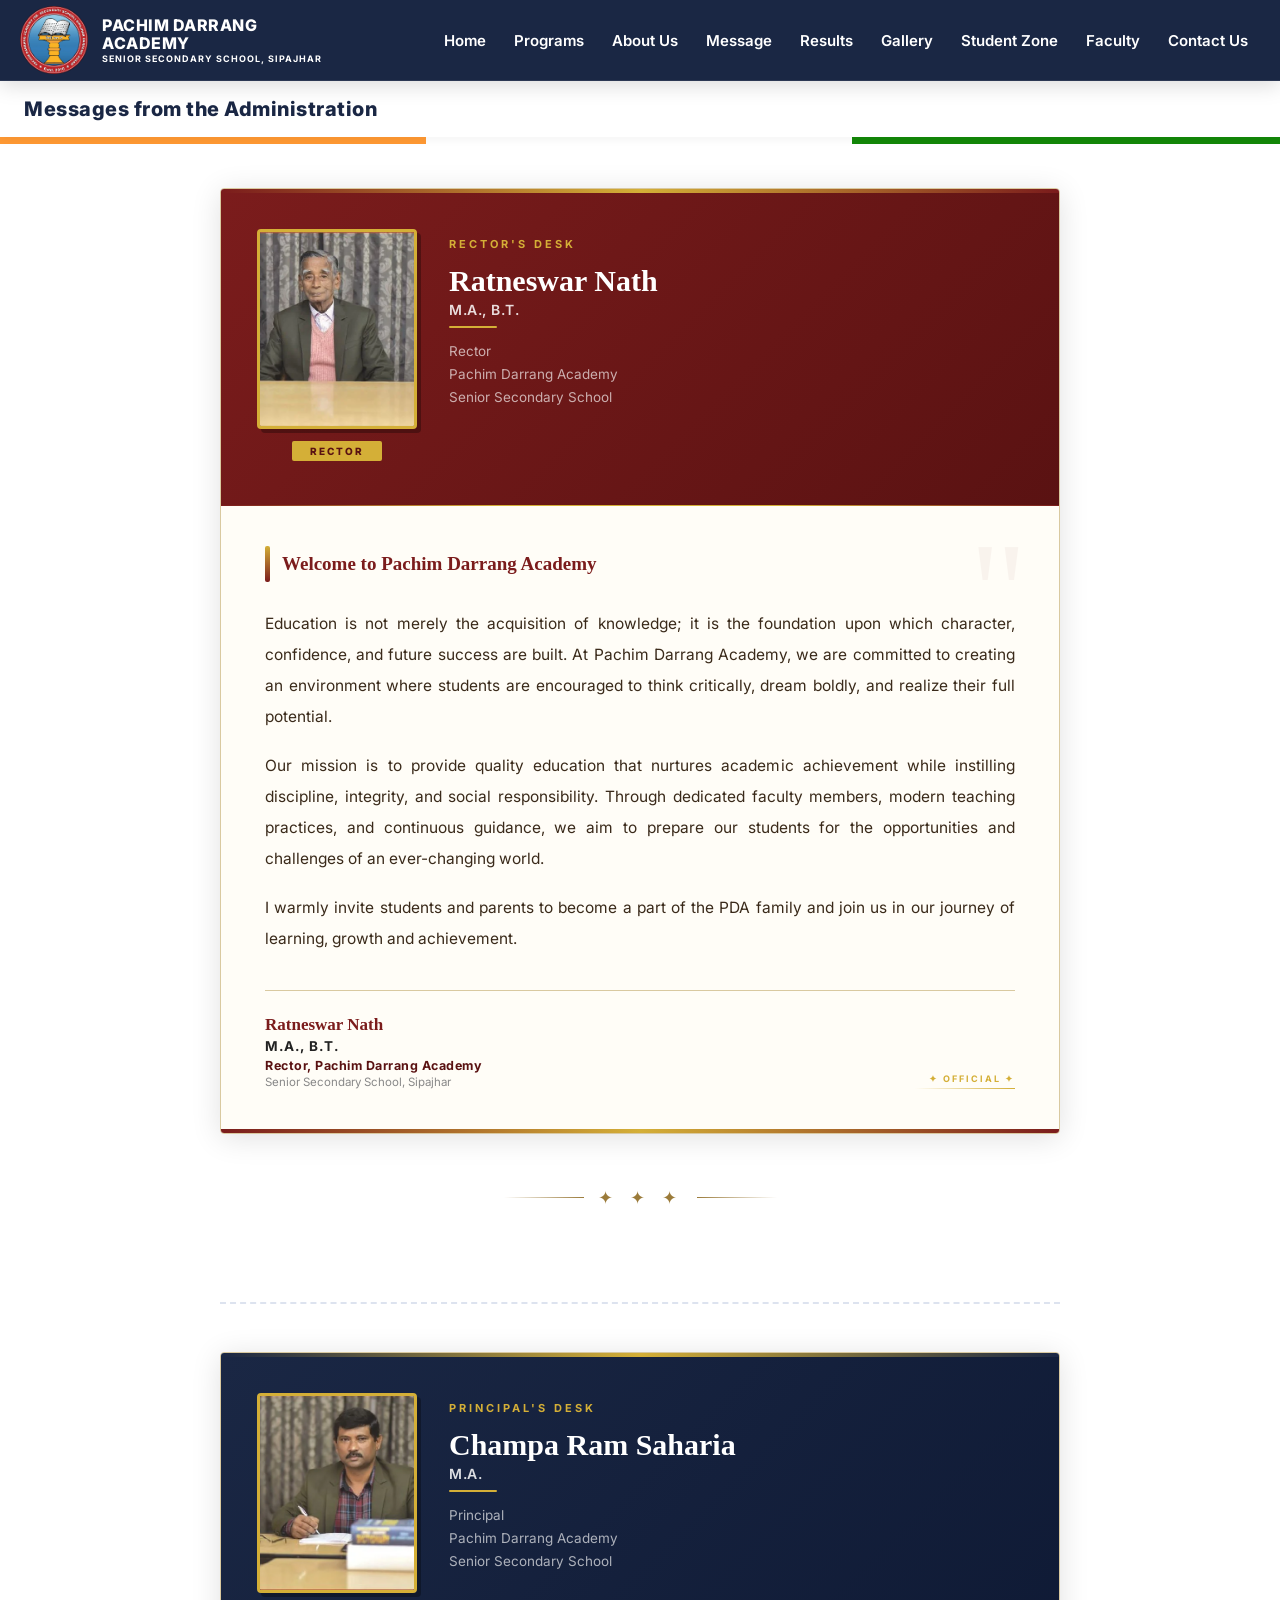
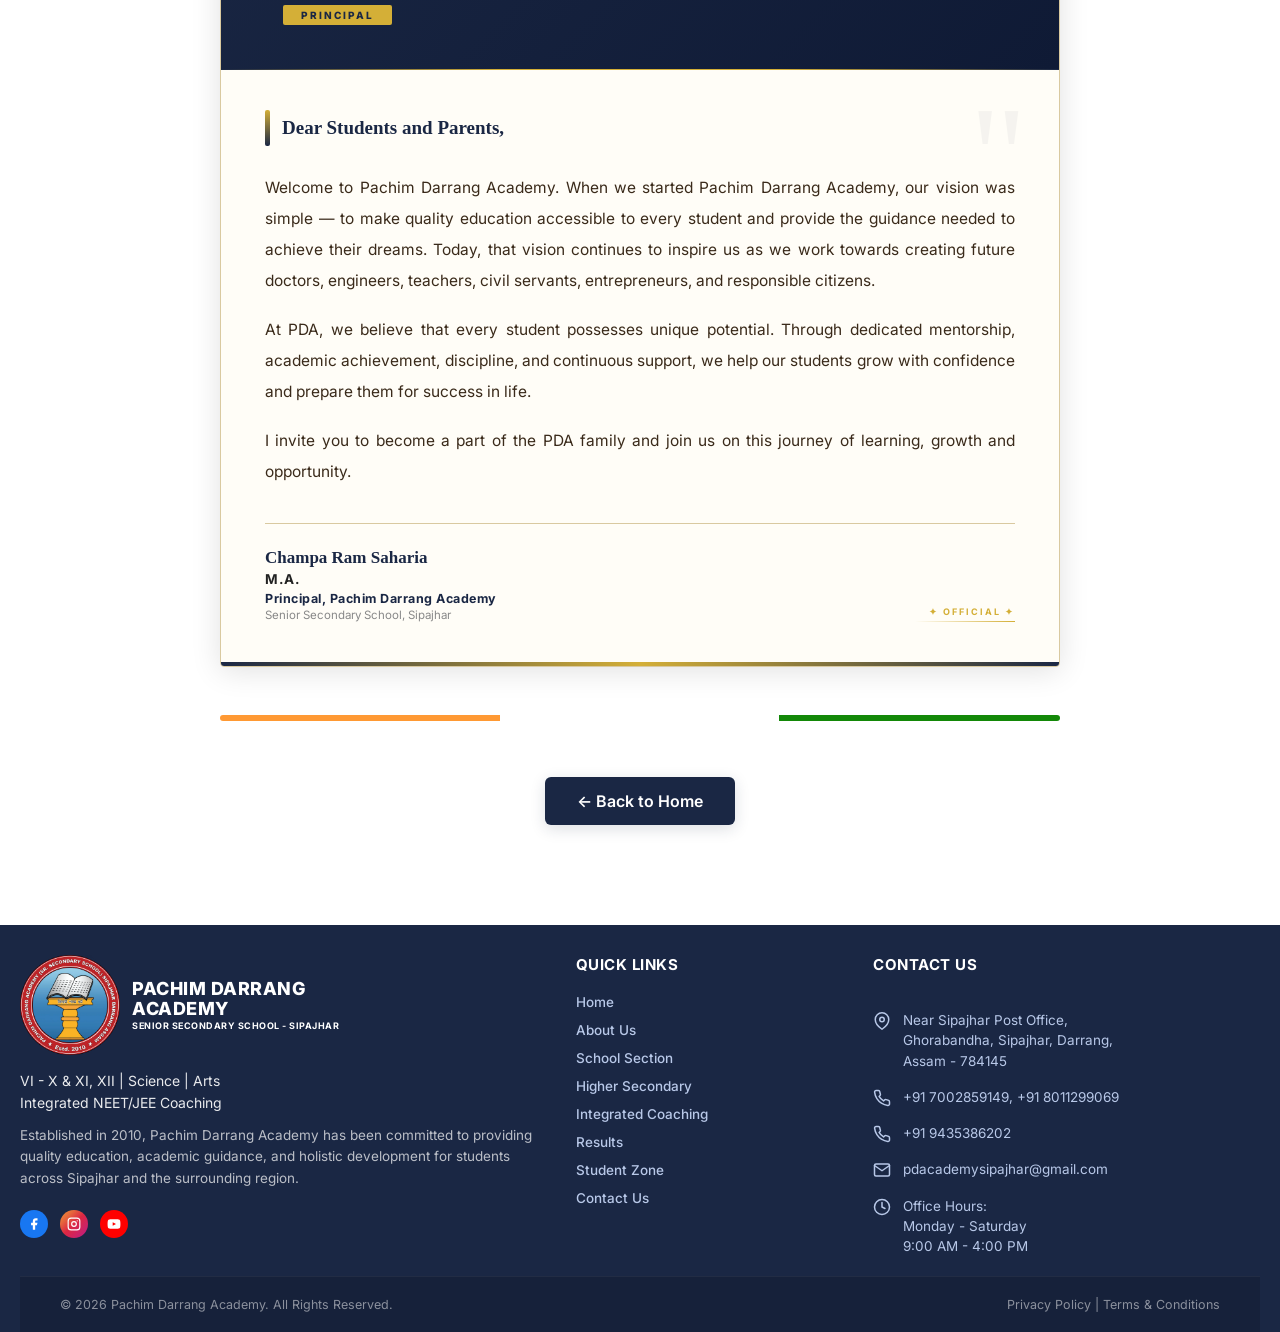
<file: message/index.html>
<!DOCTYPE html>
<html lang="en">
<head>
  <link rel="canonical" href="https://pachimdarrangacademy.com/message/" />
  <meta charset="UTF-8" />
  <meta name="viewport" content="width=device-width,initial-scale=1.0" />
  <title>Messages | Pachim Darrang Academy, Sipajhar</title>
  <link
    href="https://fonts.googleapis.com/css2?family=Inter:wght@400;500;600;700;800&family=Dancing+Script:wght@700&display=swap"
    rel="stylesheet" />
  <link rel="stylesheet" href="../assets/css/style.css?v=2" />
  <link rel="stylesheet" href="../assets/css/pages.css?v=2" />
  <link rel="stylesheet" href="../assets/css/responsive.css?v=2" />
  <meta name="description" content="Read message from the Rector and Principal of Pachim Darrang Academy." />
  <meta property="og:title" content="Messages | Pachim Darrang Academy, Sipajhar" />
  <meta property="og:description" content="Read message from the Rector and Principal of Pachim Darrang Academy." />
  <meta property="og:type" content="website" />
  <meta property="og:url" content="https://pachimdarrangacademy.com/message/" />
  <meta property="og:image" content="https://pachimdarrangacademy.com/assets/images/favicon/android-chrome-512x512.png" />
  <link rel="shortcut icon" href="../favicon.ico" type="image/x-icon" />
  <link rel="icon" type="image/png" sizes="16x16" href="../assets/images/favicon/favicon-16x16.png" />
  <link rel="icon" type="image/png" sizes="32x32" href="../assets/images/favicon/favicon-32x32.png" />
  <link rel="icon" type="image/png" sizes="48x48" href="../assets/images/favicon/favicon-48x48.png" />
  <link rel="apple-touch-icon" sizes="180x180" href="../assets/images/favicon/apple-touch-icon.png" />
</head>
<body>

  <!-- TOP BAR -->
  <!-- NAVBAR -->
  <nav>
    <div class="nav-inner">
      <div class="logo"><img src="../assets/images/logos/logo-new.png?v=3" alt="Pachim Darrang Academy Logo" class="logo-img" />
        <div class="logo-text">
          <div class="site-title">PACHIM DARRANG<br>ACADEMY</div>
          <p>SENIOR SECONDARY SCHOOL, SIPAJHAR</p>
        </div>
      </div>
      <div class="nav-links">
        <a href="../#home" class="active">Home</a>
        <a href="../#programs">Programs</a>
        <a href="../#about">About Us</a>
        <a href="../message/">Message</a>
        <a href="../results/">Results</a>
        <a href="../gallery/">Gallery</a>
        <a href="../student-zone/">Student Zone</a>
        <a href="../#faculty">Faculty</a>
        <a href="../#contact">Contact Us</a>
      </div>
      <button class="nav-menu-btn" id="menuBtn" onclick="toggleMobileMenu()" aria-label="Toggle menu">☰</button>
    </div>
    <div class="mobile-nav" id="mobileNav">
      <a href="../#home" onclick="closeMobileMenu()">Home</a>
      <a href="../#programs" onclick="closeMobileMenu()">Programs</a>
      <a href="../#about" onclick="closeMobileMenu()">About Us</a>
      <a href="../message/">Message</a>
      <a href="../results/">Results</a>
      <a href="../gallery/">Gallery</a>
      <a href="../student-zone/">Student Zone</a>
      <a href="../#faculty" onclick="closeMobileMenu()">Faculty</a>
      <a href="../#contact" onclick="closeMobileMenu()">Contact Us</a>
    </div>
  </nav>
  <div class="op-header op-header-light" style="background-color: var(--navy);">
    <div class="op-title op-title-navy" style="color: white;">Messages from the Administration</div>
  </div>
  <div class="tricolor-footer-bar" style="margin-bottom: 0; border-radius: 0; height: 7px;"></div>
  
  <div class="msg-main-container">
  
    <!-- RECTOR CARD -->
    <div class="message-card">
      <div class="message-card-top-bar maroon-gold"></div>

      <!-- Profile panel — cream + maroon -->
      <div class="message-profile-panel maroon-bg">
        <!-- Photo block -->
        <div class="message-photo-block">
          <div class="message-photo-frame">
            <img src="../assets/images/faculty/rector.webp" alt="Rector Photo" onerror="this.style.display='none';this.nextElementSibling.style.display='flex';">
            <div class="message-photo-fallback">
              <svg width="44" height="44" viewBox="0 0 24 24" fill="none" stroke="#D4AF37" stroke-width="1.2" class="message-photo-fallback-svg"><path d="M20 21v-2a4 4 0 0 0-4-4H8a4 4 0 0 0-4 4v2"></path><circle cx="12" cy="7" r="4"></circle></svg>
              <span class="message-photo-fallback-text">PHOTO</span>
            </div>
          </div>
          <div class="message-badge maroon-text">Rector</div>
        </div>

        <!-- Name & designation -->
        <div class="message-header-info">
          <div class="message-desk-label">Rector's Desk</div>
          <h3 class="message-author-name">Ratneswar Nath</h3>
          <div class="message-author-qual">M.A., B.T.</div>
          <div class="message-title-divider"></div>
          <p class="message-author-desc">Rector<br>Pachim Darrang Academy<br>Senior Secondary School</p>
        </div>
      </div>

      <div class="message-panel-divider maroon-gold"></div>

      <!-- Message body — cream paper -->
      <div class="message-body-wrapper">
        <div class="message-watermark-quote maroon-color">"</div>

        <!-- section title with maroon bar -->
        <div class="message-intro-header">
          <div class="message-intro-bar maroon-gold"></div>
          <h4 class="message-intro-title maroon-color">Welcome to Pachim Darrang Academy</h4>
        </div>

        <p class="message-paragraph">Education is not merely the acquisition of knowledge; it is the foundation upon which character, confidence, and future success are built. At Pachim Darrang Academy, we are committed to creating an environment where students are encouraged to think critically, dream boldly, and realize their full potential.</p>
        <p class="message-paragraph">Our mission is to provide quality education that nurtures academic achievement while instilling discipline, integrity, and social responsibility. Through dedicated faculty members, modern teaching practices, and continuous guidance, we aim to prepare our students for the opportunities and challenges of an ever-changing world.</p>
        <p class="message-paragraph last">I warmly invite students and parents to become a part of the PDA family and join us in our journey of learning, growth and achievement.</p>

        <!-- signature block -->
        <div class="message-signature-block">
          <div>
            <div class="message-signature-name maroon-color">Ratneswar Nath</div>
            <div class="message-signature-qual maroon-color">M.A., B.T.</div>
            <div class="message-signature-title maroon-color">Rector, Pachim Darrang Academy</div>
            <div class="message-signature-sub">Senior Secondary School, Sipajhar</div>
          </div>
          <div class="message-signature-badge">
            <div class="message-signature-badge-text">✦ OFFICIAL ✦</div>
            <div class="message-signature-badge-line"></div>
          </div>
        </div>
      </div>

      <div class="message-card-top-bar maroon-gold"></div>
    </div>

    <!-- ornamental divider between cards -->
    <div class="ornamental-divider">
      <div class="ornamental-divider-inner">
        <div class="ornamental-divider-line-left"></div>
        <span class="ornamental-divider-stars">✦ ✦ ✦</span>
        <div class="ornamental-divider-line-right"></div>
      </div>
    </div>
    
    <div class="dash-divider-blue"></div>

    <!-- PRINCIPAL CARD -->
    <div class="message-card">
      <div class="message-card-top-bar navy-gold"></div>

      <!-- Profile panel — navy -->
      <div class="message-profile-panel navy-bg">
        <!-- Photo block -->
        <div class="message-photo-block">
          <div class="message-photo-frame">
            <img src="../assets/images/faculty/principal.webp" alt="Principal Photo" onerror="this.style.display='none';this.nextElementSibling.style.display='flex';">
            <div class="message-photo-fallback">
              <svg width="44" height="44" viewBox="0 0 24 24" fill="none" stroke="#D4AF37" stroke-width="1.2" class="message-photo-fallback-svg"><path d="M20 21v-2a4 4 0 0 0-4-4H8a4 4 0 0 0-4 4v2"></path><circle cx="12" cy="7" r="4"></circle></svg>
              <span class="message-photo-fallback-text">PHOTO</span>
            </div>
          </div>
          <div class="message-badge navy-text">Principal</div>
        </div>

        <!-- Name & designation -->
        <div class="message-header-info">
          <div class="message-desk-label">Principal's Desk</div>
          <h3 class="message-author-name">Champa Ram Saharia</h3>
          <div class="message-author-qual">M.A.</div>
          <div class="message-title-divider"></div>
          <p class="message-author-desc">Principal<br>Pachim Darrang Academy<br>Senior Secondary School</p>
        </div>
      </div>

      <div class="message-panel-divider navy-gold"></div>

      <!-- Message body -->
      <div class="message-body-wrapper">
        <div class="message-watermark-quote navy-color">"</div>

        <div class="message-intro-header">
          <div class="message-intro-bar navy-gold"></div>
          <h4 class="message-intro-title navy-color">Dear Students and Parents,</h4>
        </div>

        <p class="message-paragraph">Welcome to Pachim Darrang Academy. When we started Pachim Darrang Academy, our vision was simple — to make quality education accessible to every student and provide the guidance needed to achieve their dreams. Today, that vision continues to inspire us as we work towards creating future doctors, engineers, teachers, civil servants, entrepreneurs, and responsible citizens.</p>
        <p class="message-paragraph">At PDA, we believe that every student possesses unique potential. Through dedicated mentorship, academic achievement, discipline, and continuous support, we help our students grow with confidence and prepare them for success in life.</p>
        <p class="message-paragraph last">I invite you to become a part of the PDA family and join us on this journey of learning, growth and opportunity.</p>

        <!-- signature block -->
        <div class="message-signature-block">
          <div>
            <div class="message-signature-name navy-color">Champa Ram Saharia</div>
            <div class="message-signature-qual navy-color">M.A.</div>
            <div class="message-signature-title navy-color">Principal, Pachim Darrang Academy</div>
            <div class="message-signature-sub">Senior Secondary School, Sipajhar</div>
          </div>
          <div class="message-signature-badge">
            <div class="message-signature-badge-text">✦ OFFICIAL ✦</div>
            <div class="message-signature-badge-line"></div>
          </div>
        </div>
      </div>

      <div class="message-card-top-bar navy-gold"></div>
    </div>

    <!-- Tricolor footer rule -->
    <div class="tricolor-footer-bar"></div>

    <div class="subpage-back-wrapper">
      <a href="/" class="back-to-home-btn">←  Back to Home</a>
    </div>
  </div>
  <!-- FOOTER -->
  <footer id="contact">
    <div class="footer-inner">
      <div class="footer-col brand-col">
        <div class="footer-logo-row">
          <img src="../assets/images/logos/logo-new.png?v=3" alt="PDA Logo" class="footer-logo" />
          <div class="footer-brand-text">
            <h2>PACHIM DARRANG<br>ACADEMY</h2>
            <p>SENIOR SECONDARY SCHOOL - SIPAJHAR</p>
          </div>
        </div>
        <div class="footer-streams">
          VI - X &amp; XI, XII | Science | Arts<br>
          Integrated NEET/JEE Coaching
        </div>
        <div class="footer-desc">
          Established in 2010, Pachim Darrang Academy has been committed to providing quality education, academic guidance, and holistic development for students across Sipajhar and the surrounding region.
        </div>
        <div class="socials">
          <a href="https://www.facebook.com/Pachim-Darrang-Academy-106707741075172" target="_blank" class="soc-btn soc-fb" title="Facebook">
            <svg width="14" height="14" viewBox="0 0 24 24" fill="#fff"><path d="M18 2h-3a5 5 0 0 0-5 5v3H7v4h3v8h4v-8h3l1-4h-4V7a1 1 0 0 1 1-1h3z"/></svg>
          </a>
          <a href="https://www.instagram.com/pdacademy_sipajhar?igsh=MWY0Y3dkMHJkYXhjZA==" target="_blank" class="soc-btn soc-ig" title="Instagram">
            <svg width="14" height="14" viewBox="0 0 24 24" fill="none" stroke="#fff" stroke-width="2" stroke-linecap="round" stroke-linejoin="round"><rect x="2" y="2" width="20" height="20" rx="5" ry="5"/><circle cx="12" cy="12" r="4"/><circle cx="17.5" cy="6.5" r="1" fill="#fff" stroke="none"/></svg>
          </a>
          <a href="https://www.youtube.com/channel/UCRtI3rfI2QcD23pldSsr-2Q" target="_blank" class="soc-btn soc-yt" title="YouTube">
            <svg width="14" height="14" viewBox="0 0 24 24" fill="#fff"><path d="M22.54 6.42a2.78 2.78 0 0 0-1.95-1.96C18.88 4 12 4 12 4s-6.88 0-8.59.46A2.78 2.78 0 0 0 1.46 6.42 29 29 0 0 0 1 12a29 29 0 0 0 .46 5.58 2.78 2.78 0 0 0 1.95 1.96C5.12 20 12 20 12 20s6.88 0 8.59-.46a2.78 2.78 0 0 0 1.95-1.96A29 29 0 0 0 23 12a29 29 0 0 0-.46-5.58z"/><polygon points="9.75 15.02 15.5 12 9.75 8.98 9.75 15.02" fill="#FF0000"/></svg>
          </a>
        </div>
      </div>
      
      <div class="footer-col links-col">
        <h4>QUICK LINKS</h4>
        <div class="footer-links">
          <a href="../#home">Home</a>
          <a href="../#about">About Us</a>
          <a href="../school/">School Section</a>
          <a href="../higher-secondary/">Higher Secondary</a>
          <a href="../integrated-coaching/">Integrated Coaching</a>
          <a href="../results/">Results</a>
          <a href="../student-zone/">Student Zone</a>
          <a href="../#contact">Contact Us</a>
        </div>
      </div>
      
      <div class="footer-col contact-col">
        <h4>CONTACT US</h4>
        <div class="contact-item">
          <svg width="18" height="18" viewBox="0 0 24 24" fill="none" stroke="currentColor" stroke-width="2" stroke-linecap="round" stroke-linejoin="round" style="flex-shrink: 0; margin-top: 2px;"><path d="M21 10c0 7-9 13-9 13s-9-6-9-13a9 9 0 0 1 18 0z"></path><circle cx="12" cy="10" r="3"></circle></svg>
          <div>Near Sipajhar Post Office,<br>Ghorabandha, Sipajhar, Darrang,<br>Assam - 784145</div>
        </div>
        <div class="contact-item">
          <svg width="18" height="18" viewBox="0 0 24 24" fill="none" stroke="currentColor" stroke-width="2" stroke-linecap="round" stroke-linejoin="round" style="flex-shrink: 0; margin-top: 2px;"><path d="M22 16.92v3a2 2 0 0 1-2.18 2 19.79 19.79 0 0 1-8.63-3.07 19.5 19.5 0 0 1-6-6 19.79 19.79 0 0 1-3.07-8.67A2 2 0 0 1 4.11 2h3a2 2 0 0 1 2 1.72 12.84 12.84 0 0 0 .7 2.81 2 2 0 0 1-.45 2.11L8.09 9.91a16 16 0 0 0 6 6l1.27-1.27a2 2 0 0 1 2.11-.45 12.84 12.84 0 0 0 2.81.7A2 2 0 0 1 22 16.92z"></path></svg>
          <div>+91 7002859149, +91 8011299069</div>
        </div>
        <div class="contact-item">
          <svg width="18" height="18" viewBox="0 0 24 24" fill="none" stroke="currentColor" stroke-width="2" stroke-linecap="round" stroke-linejoin="round" style="flex-shrink: 0; margin-top: 2px;"><path d="M22 16.92v3a2 2 0 0 1-2.18 2 19.79 19.79 0 0 1-8.63-3.07 19.5 19.5 0 0 1-6-6 19.79 19.79 0 0 1-3.07-8.67A2 2 0 0 1 4.11 2h3a2 2 0 0 1 2 1.72 12.84 12.84 0 0 0 .7 2.81 2 2 0 0 1-.45 2.11L8.09 9.91a16 16 0 0 0 6 6l1.27-1.27a2 2 0 0 1 2.11-.45 12.84 12.84 0 0 0 2.81.7A2 2 0 0 1 22 16.92z"></path></svg>
          <div>+91 9435386202</div>
        </div>
        <div class="contact-item">
          <svg width="18" height="18" viewBox="0 0 24 24" fill="none" stroke="currentColor" stroke-width="2" stroke-linecap="round" stroke-linejoin="round" style="flex-shrink: 0; margin-top: 2px;"><path d="M4 4h16c1.1 0 2 .9 2 2v12c0 1.1-.9 2-2 2H4c-1.1 0-2-.9-2-2V6c0-1.1.9-2 2-2z"></path><polyline points="22,6 12,13 2,6"></polyline></svg>
          <div>pdacademysipajhar@gmail.com</div>
        </div>
        <div class="contact-item">
          <svg width="18" height="18" viewBox="0 0 24 24" fill="none" stroke="currentColor" stroke-width="2" stroke-linecap="round" stroke-linejoin="round" style="flex-shrink: 0; margin-top: 2px;"><circle cx="12" cy="12" r="10"></circle><polyline points="12 6 12 12 16 14"></polyline></svg>
          <div>Office Hours:<br>Monday - Saturday<br>9:00 AM - 4:00 PM</div>
        </div>
      </div>
    </div>
    
    <div class="footer-bottom-wrapper">
      <div class="footer-bottom">
        <div class="fb-left">© 2026 Pachim Darrang Academy. All Rights Reserved.</div>
        <div class="fb-right"><a href="#">Privacy Policy</a> | <a href="#">Terms &amp; Conditions</a></div>
      </div>
    </div>
  </footer>

  <script src="../assets/js/navigation.js"></script>
  <script src="../assets/js/main.js"></script>
</body>
</html>
</file>
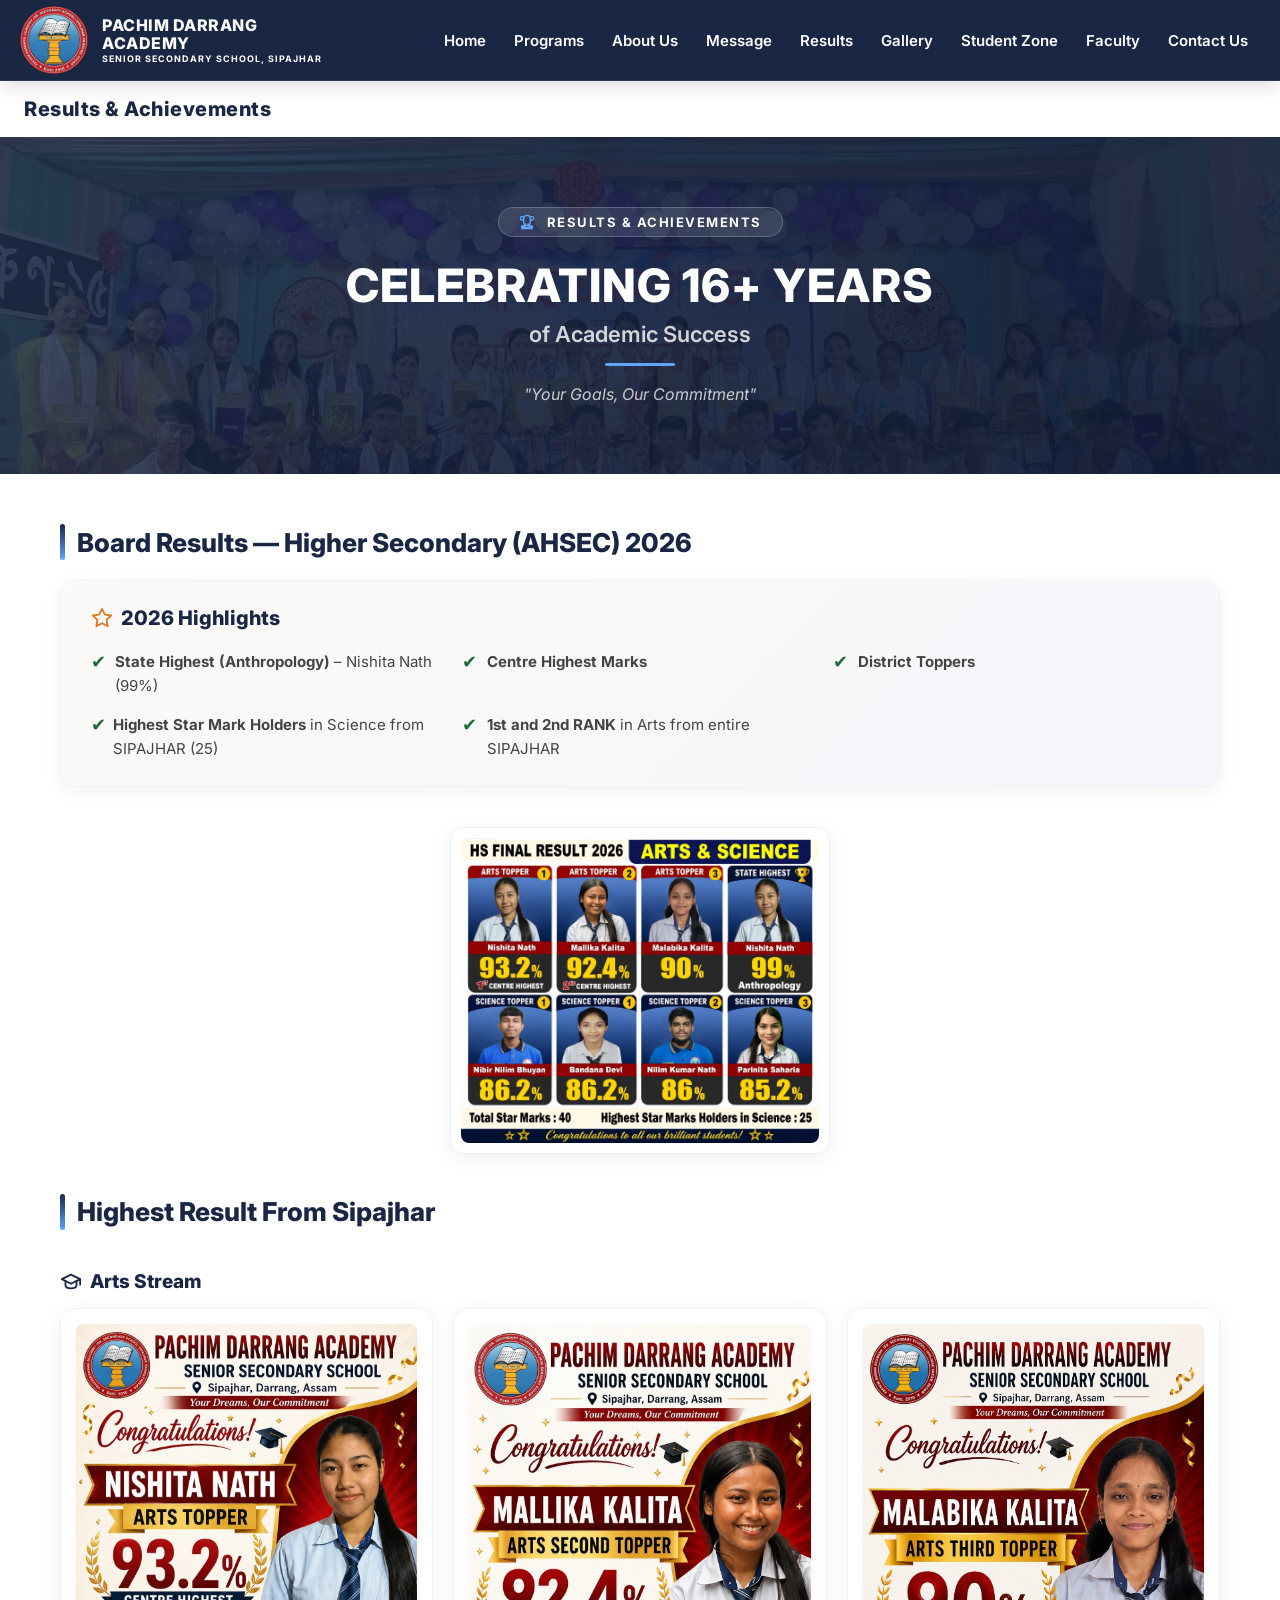
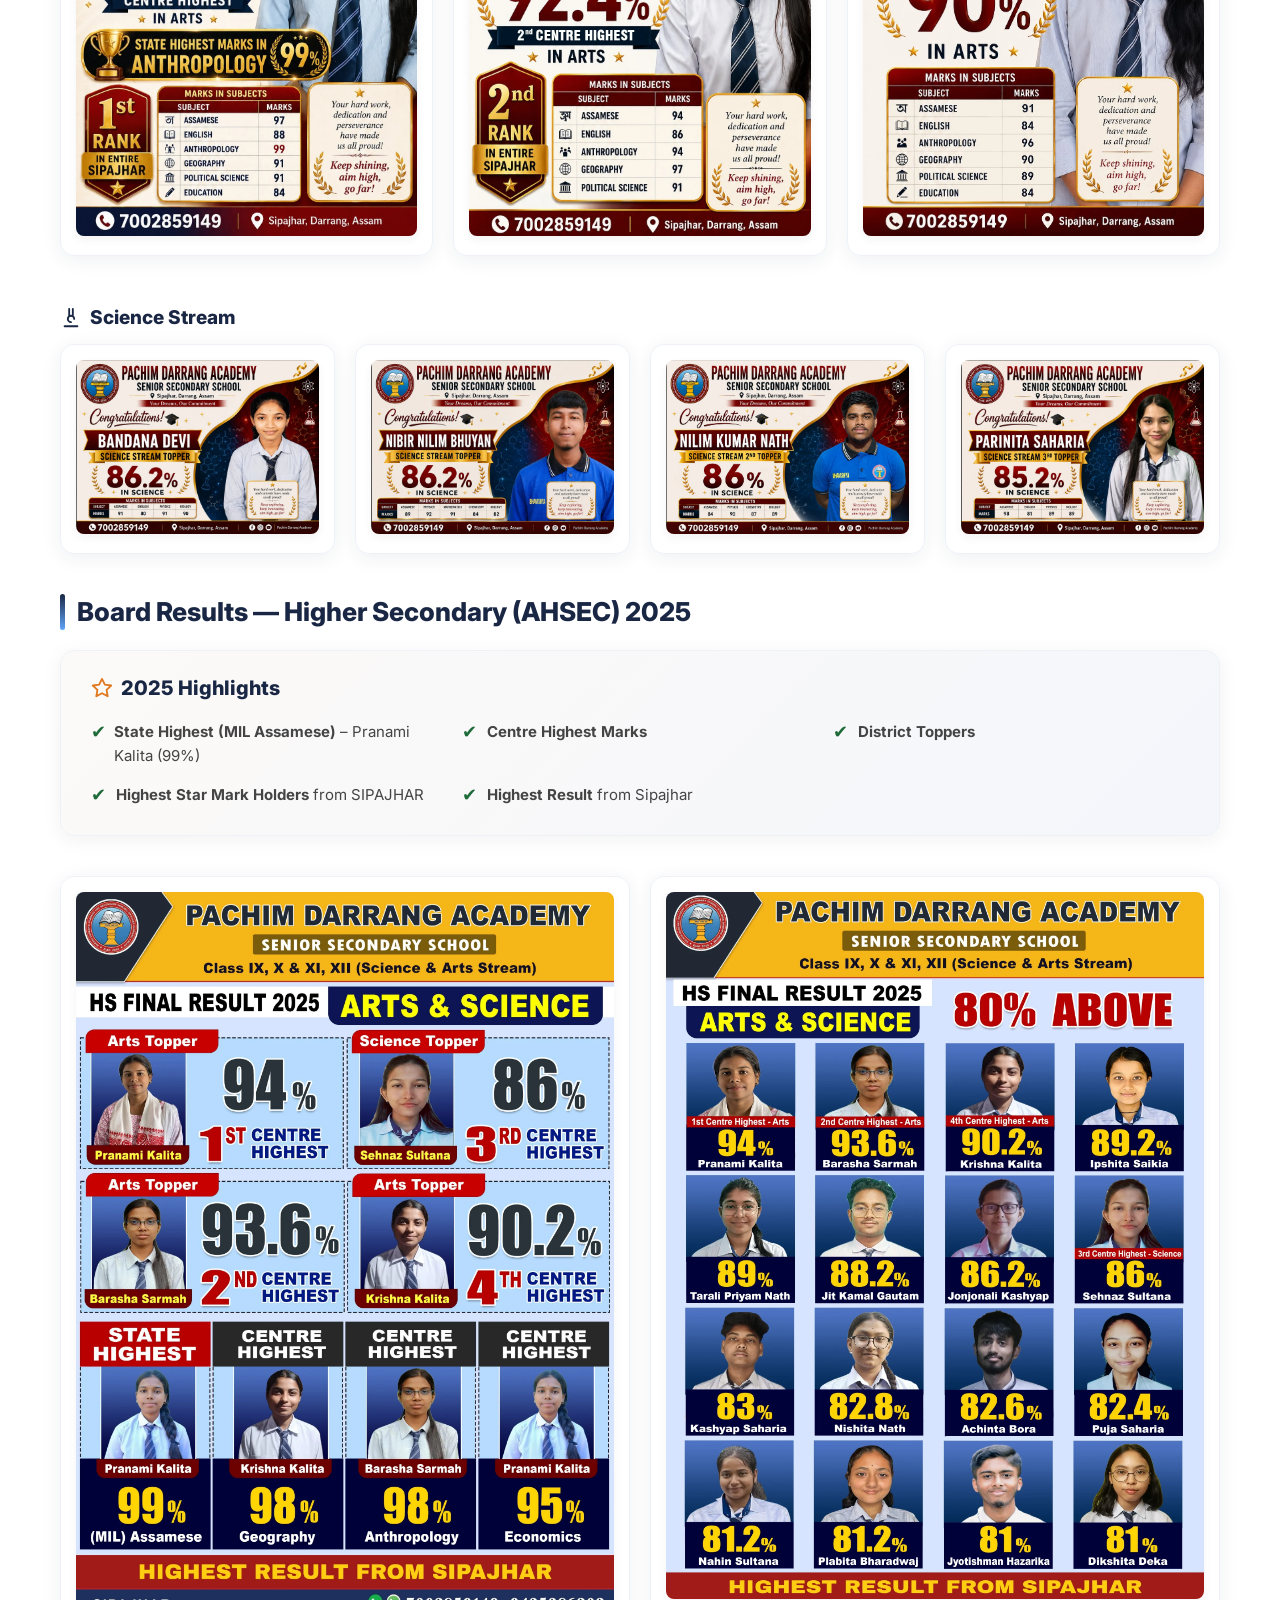
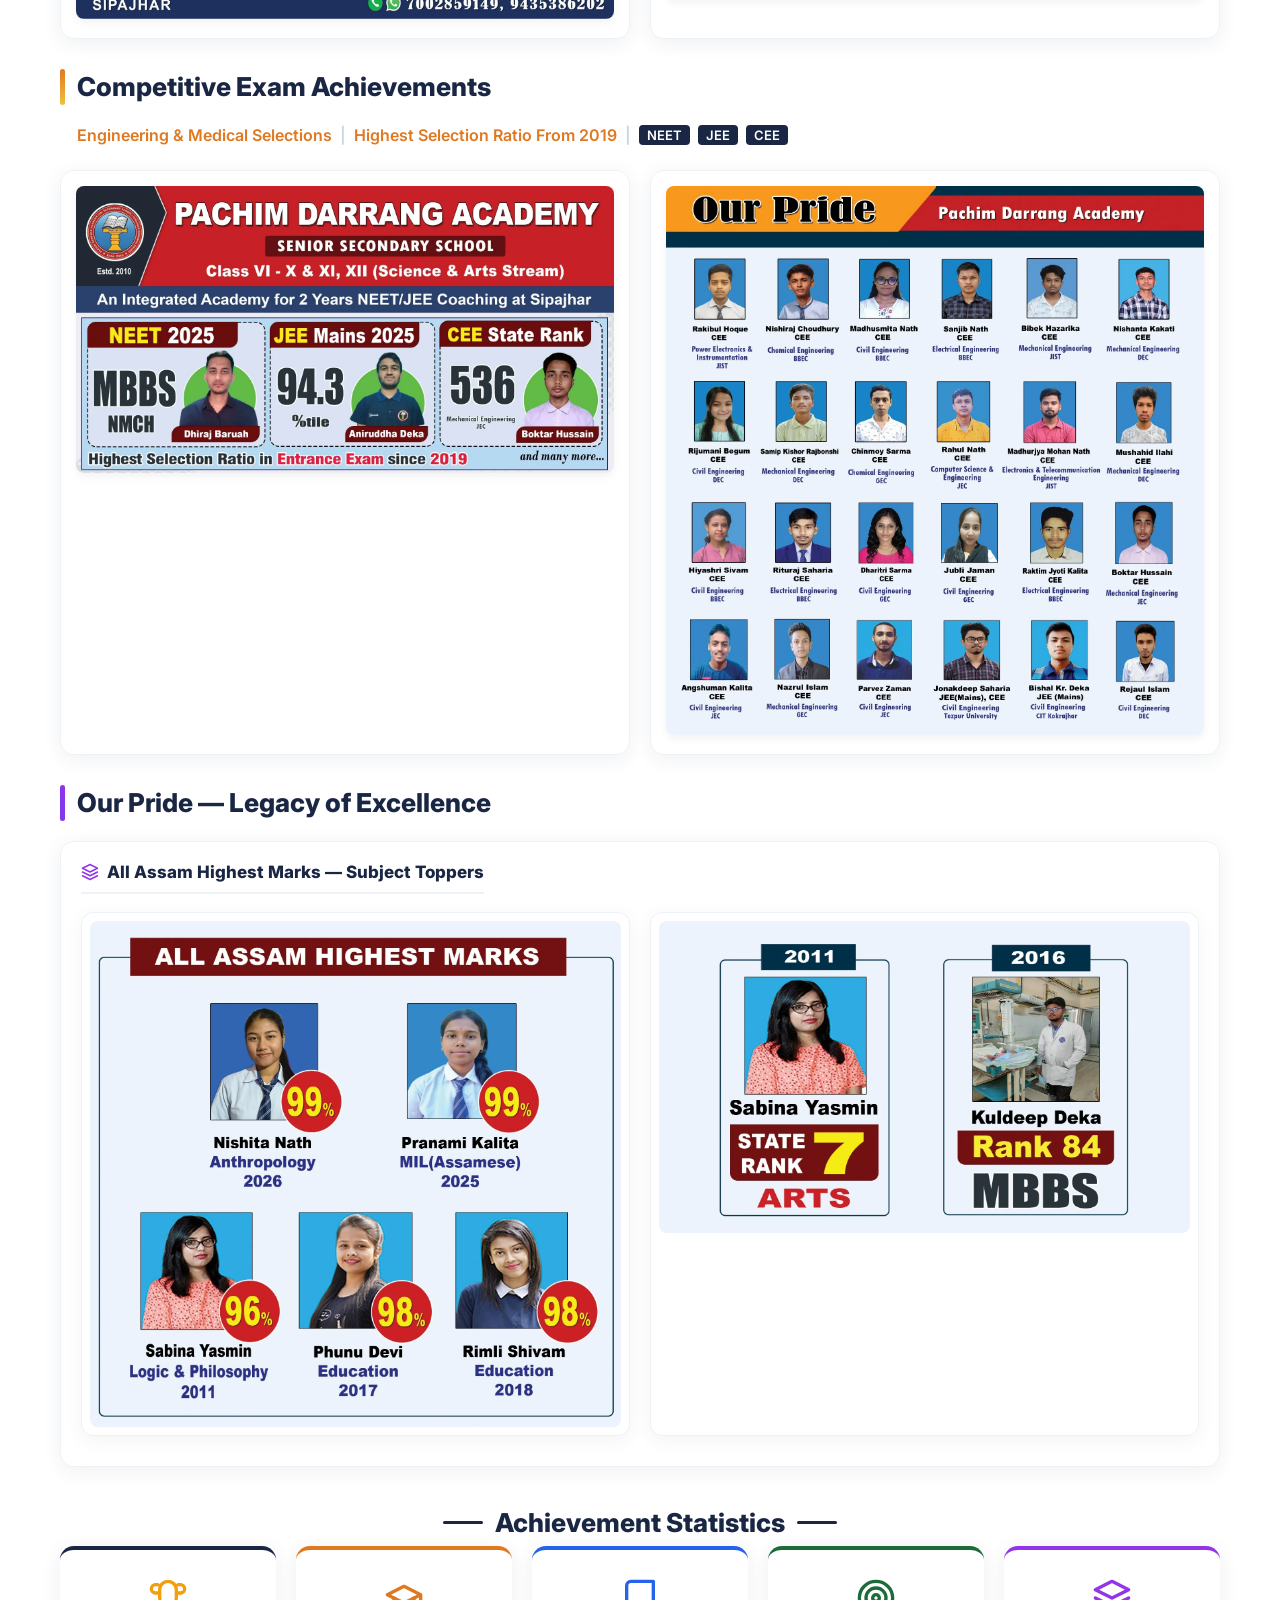
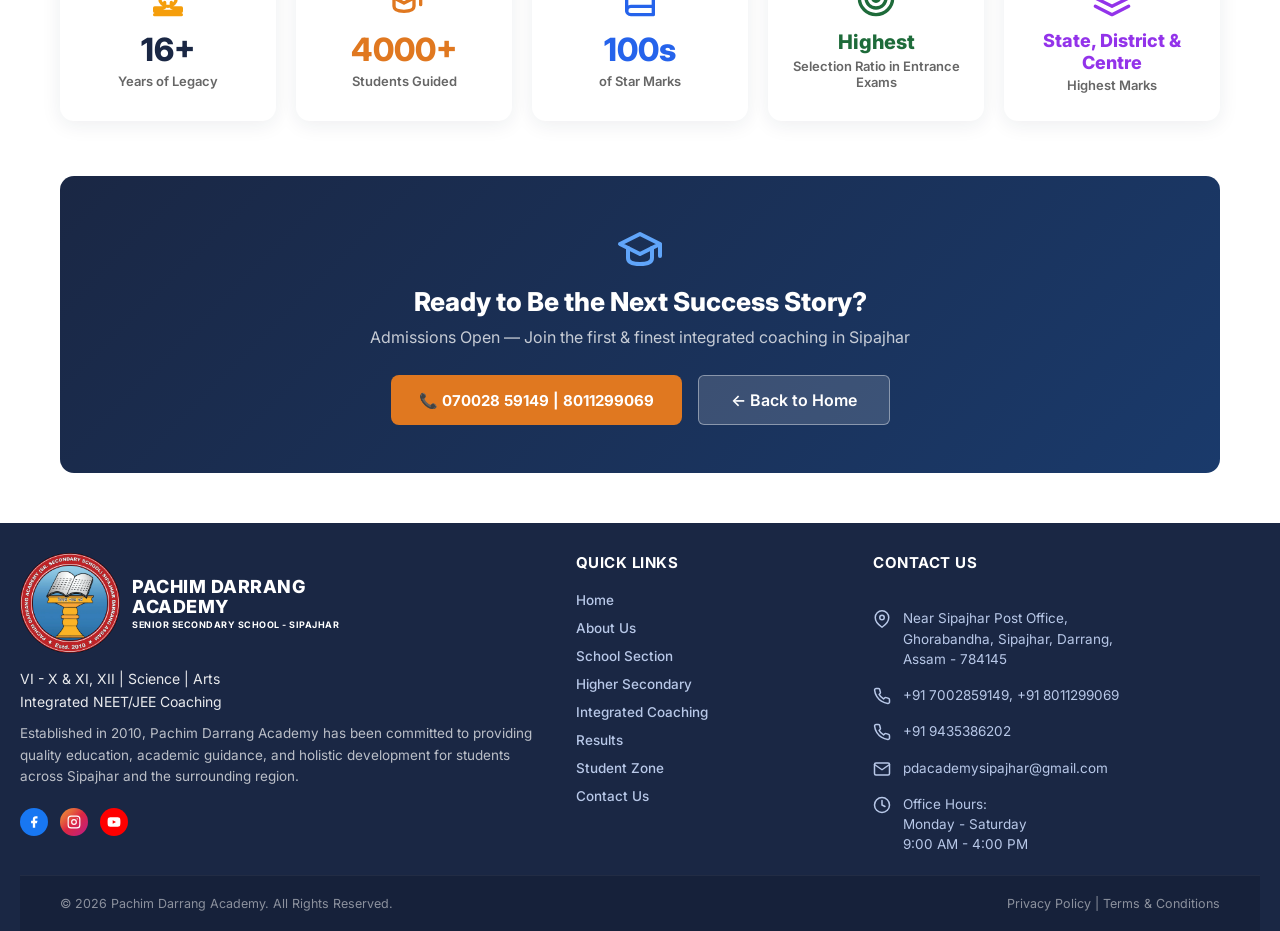
<file: results/index.html>
<!DOCTYPE html>
<html lang="en">
<head>
  <link rel="canonical" href="https://pachimdarrangacademy.com/results/" />
  <meta charset="UTF-8" />
  <meta name="viewport" content="width=device-width,initial-scale=1.0" />
  <title>Results & Achievements | Pachim Darrang Academy, Sipajhar</title>
  <link
    href="https://fonts.googleapis.com/css2?family=Inter:wght@400;500;600;700;800&family=Dancing+Script:wght@700&display=swap"
    rel="stylesheet" />
  <link rel="stylesheet" href="../assets/css/style.css?v=2" />
  <link rel="stylesheet" href="../assets/css/pages.css?v=2" />
  <link rel="stylesheet" href="../assets/css/responsive.css?v=2" />
  <meta name="description" content="View board results and competitive examinations achievements of Pachim Darrang Academy." />
  <meta property="og:title" content="Results & Achievements | Pachim Darrang Academy, Sipajhar" />
  <meta property="og:description" content="View board results and competitive examinations achievements of Pachim Darrang Academy." />
  <meta property="og:type" content="website" />
  <meta property="og:url" content="https://pachimdarrangacademy.com/results/" />
  <meta property="og:image" content="https://pachimdarrangacademy.com/assets/images/favicon/android-chrome-512x512.png" />
  <link rel="shortcut icon" href="../favicon.ico" type="image/x-icon" />
  <link rel="icon" type="image/png" sizes="16x16" href="../assets/images/favicon/favicon-16x16.png" />
  <link rel="icon" type="image/png" sizes="32x32" href="../assets/images/favicon/favicon-32x32.png" />
  <link rel="icon" type="image/png" sizes="48x48" href="../assets/images/favicon/favicon-48x48.png" />
  <link rel="apple-touch-icon" sizes="180x180" href="../assets/images/favicon/apple-touch-icon.png" />
</head>
<body>

  <!-- TOP BAR -->
  <!-- NAVBAR -->
  <nav>
    <div class="nav-inner">
      <div class="logo"><img src="../assets/images/logos/logo-new.png?v=3" alt="Pachim Darrang Academy Logo" class="logo-img" />
        <div class="logo-text">
          <div class="site-title">PACHIM DARRANG<br>ACADEMY</div>
          <p>SENIOR SECONDARY SCHOOL, SIPAJHAR</p>
        </div>
      </div>
      <div class="nav-links">
        <a href="../#home" class="active">Home</a>
        <a href="../#programs">Programs</a>
        <a href="../#about">About Us</a>
        <a href="../message/">Message</a>
        <a href="../results/">Results</a>
        <a href="../gallery/">Gallery</a>
        <a href="../student-zone/">Student Zone</a>
        <a href="../#faculty">Faculty</a>
        <a href="../#contact">Contact Us</a>
      </div>
      <button class="nav-menu-btn" id="menuBtn" onclick="toggleMobileMenu()" aria-label="Toggle menu">☰</button>
    </div>
    <div class="mobile-nav" id="mobileNav">
      <a href="../#home" onclick="closeMobileMenu()">Home</a>
      <a href="../#programs" onclick="closeMobileMenu()">Programs</a>
      <a href="../#about" onclick="closeMobileMenu()">About Us</a>
      <a href="../message/">Message</a>
      <a href="../results/">Results</a>
      <a href="../gallery/">Gallery</a>
      <a href="../student-zone/">Student Zone</a>
      <a href="../#faculty" onclick="closeMobileMenu()">Faculty</a>
      <a href="../#contact" onclick="closeMobileMenu()">Contact Us</a>
    </div>
  </nav>
  <div class="op-header op-header-light">
    <div class="op-title op-title-navy">Results & Achievements</div>
  </div>

  <!-- HERO -->
  <div class="results-hero">
    <div class="results-hero-circle-1"></div>
    <div class="results-hero-circle-2"></div>
    <div class="results-hero-content">
      <div class="results-hero-badge">
        <svg width="16" height="16" viewBox="0 0 24 24" fill="none" stroke="currentColor" stroke-width="2" stroke-linecap="round" stroke-linejoin="round"><path d="M6 9H4.5a2.5 2.5 0 0 1 0-5H6M18 9h1.5a2.5 2.5 0 0 0 0-5H18M4 22h16M10 14.66V17c0 .55-.45 1-1 1H4v2h16v-2h-5c-.55 0-1-.45-1-1v-2.34M12 2a5 5 0 0 0-5 5v5a5 5 0 0 0 10 0V7a5 5 0 0 0-5-5z"/></svg>
        RESULTS &amp; ACHIEVEMENTS
      </div>
      <h1 class="results-hero-title">Celebrating 16+ Years</h1>
      <h2 class="results-hero-subtitle">of Academic Success</h2>
      <div class="results-hero-accent"></div>
      <p class="results-hero-desc">"Your Goals, Our Commitment"</p>
    </div>
  </div>

  <!-- ACHIEVEMENT STATS -->
  <div class="subpage-container" style="margin-top: 50px;">

    <!-- BOARD RESULTS 2026 -->
    <div class="results-section-header">
      <div class="results-section-bar blue-grad"></div>
      <h2 class="results-section-title">Board Results — Higher Secondary (AHSEC) 2026</h2>
    </div>

    <!-- 2026 Highlights -->
    <div class="results-highlights-card">
      <h3 class="results-highlights-title">
        <svg width="22" height="22" viewBox="0 0 24 24" fill="none" stroke="#e07820" stroke-width="2" stroke-linecap="round" stroke-linejoin="round"><path d="M12 2l3.09 6.26L22 9.27l-5 4.87 1.18 6.88L12 17.77l-6.18 3.25L7 14.14 2 9.27l6.91-1.01L12 2z"/></svg>
        2026 Highlights
      </h3>
      <ul class="results-highlights-list">
        <li class="results-highlights-item">
          <span class="results-highlights-icon">✔</span>
          <span><strong>State Highest (Anthropology)</strong> – Nishita Nath (99%)</span>
        </li>
        <li class="results-highlights-item">
          <span class="results-highlights-icon">✔</span>
          <span><strong>Centre Highest Marks</strong></span>
        </li>
        <li class="results-highlights-item">
          <span class="results-highlights-icon">✔</span>
          <span><strong>District Toppers</strong></span>
        </li>
        <li class="results-highlights-item">
          <span class="results-highlights-icon">✔</span>
          <span><strong>Highest Star Mark Holders</strong> in Science from SIPAJHAR (25)</span>
        </li>
        <li class="results-highlights-item">
          <span class="results-highlights-icon">✔</span>
          <span><strong>1st and 2nd RANK</strong> in Arts from entire SIPAJHAR</span>
        </li>
      </ul>
    </div>

    <!-- TOPPER IMAGE 2026 -->
    <div class="results-single-topper-frame">
      <img src="../assets/images/results/result 2026.webp" alt="Board Results Higher Secondary (AHSEC) 2026" />
    </div>

    <!-- HIGHEST RESULT FROM SIPAJHAR -->
    <div class="results-section-header" style="margin-top: 40px;">
      <div class="results-section-bar blue-grad"></div>
      <h2 class="results-section-title">Highest Result From Sipajhar</h2>
    </div>

    <!-- Arts Stream -->
    <h3 class="results-stream-title">
      <svg width="22" height="22" viewBox="0 0 24 24" fill="none" stroke="currentColor" stroke-width="2" stroke-linecap="round" stroke-linejoin="round" style="color:var(--navy);"><path d="M22 10v6M2 10l10-5 10 5-10 5z"/><path d="M6 12v5c0 2 2 3 6 3s6-1 6-3v-5"/></svg>
      Arts Stream
    </h3>
    <div class="results-topper-grid">
      <div class="results-topper-card">
        <img src="../assets/images/results/arts 1.webp" alt="Arts Topper 1" />
      </div>
      <div class="results-topper-card">
        <img src="../assets/images/results/arts 2.webp" alt="Arts Topper 2" />
      </div>
      <div class="results-topper-card">
        <img src="../assets/images/results/arts 3.webp" alt="Arts Topper 3" />
      </div>
    </div>

    <!-- Science Stream -->
    <h3 class="results-stream-title">
      <svg width="22" height="22" viewBox="0 0 24 24" fill="none" stroke="currentColor" stroke-width="2" stroke-linecap="round" stroke-linejoin="round" style="color:var(--navy);"><path d="M10 2v7.5M14 2v7.5M8.5 13a3.5 3.5 0 1 1 7 0M5 21h14M12 9.5a3.5 3.5 0 0 0 0 7"/></svg>
      Science Stream
    </h3>
    <div class="results-topper-grid cols-4">
      <div class="results-topper-card">
        <img src="../assets/images/results/science topper 1.webp" alt="Science Topper 1" />
      </div>
      <div class="results-topper-card">
        <img src="../assets/images/results/science topper 2.webp" alt="Science Topper 2" />
      </div>
      <div class="results-topper-card">
        <img src="../assets/images/results/science topper 3.webp" alt="Science Topper 3" />
      </div>
      <div class="results-topper-card">
        <img src="../assets/images/results/science topper 4.webp" alt="Science Topper 4" />
      </div>
    </div>

    <!-- BOARD RESULTS 2025 -->
    <div class="results-section-header" style="margin-top: 40px;">
      <div class="results-section-bar blue-grad"></div>
      <h2 class="results-section-title">Board Results — Higher Secondary (AHSEC) 2025</h2>
    </div>

    <!-- 2025 Highlights -->
    <div class="results-highlights-card">
      <h3 class="results-highlights-title">
        <svg width="22" height="22" viewBox="0 0 24 24" fill="none" stroke="#e07820" stroke-width="2" stroke-linecap="round" stroke-linejoin="round"><path d="M12 2l3.09 6.26L22 9.27l-5 4.87 1.18 6.88L12 17.77l-6.18 3.25L7 14.14 2 9.27l6.91-1.01L12 2z"/></svg>
        2025 Highlights
      </h3>
      <ul class="results-highlights-list">
        <li class="results-highlights-item">
          <span class="results-highlights-icon">✔</span>
          <span><strong>State Highest (MIL Assamese)</strong> – Pranami Kalita (99%)</span>
        </li>
        <li class="results-highlights-item">
          <span class="results-highlights-icon">✔</span>
          <span><strong>Centre Highest Marks</strong></span>
        </li>
        <li class="results-highlights-item">
          <span class="results-highlights-icon">✔</span>
          <span><strong>District Toppers</strong></span>
        </li>
        <li class="results-highlights-item">
          <span class="results-highlights-icon">✔</span>
          <span><strong>Highest Star Mark Holders</strong> from SIPAJHAR</span>
        </li>
        <li class="results-highlights-item">
          <span class="results-highlights-icon">✔</span>
          <span><strong>Highest Result</strong> from Sipajhar</span>
        </li>
      </ul>
    </div>

    <!-- 2025 RESULT IMAGES -->
    <div class="results-topper-grid">
      <div class="results-topper-card">
        <img src="../assets/images/results/2025 result 2.webp" alt="Board Results Higher Secondary (AHSEC) 2025 - Part 1" />
      </div>
      <div class="results-topper-card">
        <img src="../assets/images/results/2025 result.webp" alt="Board Results Higher Secondary (AHSEC) 2025 - Part 2" />
      </div>
    </div>

    <!-- COMPETITIVE EXAM ACHIEVEMENTS -->
    <div class="results-section-header">
      <div class="results-section-bar orange-grad"></div>
      <h2 class="results-section-title">Competitive Exam Achievements</h2>
    </div>
    <p class="results-comp-subtitle">
      Engineering & Medical Selections <span style="color:#cbd5e1;">|</span> Highest Selection Ratio From 2019 <span style="color:#cbd5e1;">|</span> <span class="results-comp-badge">NEET</span> <span class="results-comp-badge">JEE</span> <span class="results-comp-badge">CEE</span>
    </p>

    <!-- ENTRANCE RESULT IMAGES -->
    <div class="results-topper-grid">
      <div class="results-topper-card">
        <img src="../assets/images/results/entrance 1.webp" alt="Competitive Exam Achievements - Part 1" />
      </div>
      <div class="results-topper-card">
        <img src="../assets/images/results/entrance 2.webp" alt="Competitive Exam Achievements - Part 2" />
      </div>
    </div>

    <!-- ALL ASSAM HIGHEST / OUR PRIDE LEGACY -->
    <div class="results-section-header">
      <div class="results-section-bar purple-grad"></div>
      <h2 class="results-section-title">Our Pride — Legacy of Excellence</h2>
    </div>
    <div class="results-legacy-box">
      <!-- All Assam Highest Marks -->
      <h3 class="results-legacy-title">
        <svg width="18" height="18" viewBox="0 0 24 24" fill="none" stroke="currentColor" stroke-width="2" stroke-linecap="round" stroke-linejoin="round" style="color:#9333ea;"><path d="M12 2L2 7l10 5 10-5-10-5z"/><path d="M2 17l10 5 10-5M2 12l10 5 10-5"/></svg>
        All Assam Highest Marks — Subject Toppers
      </h3>
      <div class="results-legacy-grid">
        <div class="results-legacy-card">
          <img src="../assets/images/results/state highest.webp" alt="All Assam Highest Marks — Subject Toppers" />
        </div>
        <div class="results-legacy-card">
          <img src="../assets/images/results/sabina.webp" alt="Our Pride" />
        </div>
      </div>
    </div>

    <!-- ACHIEVEMENT STATS -->
    <div class="results-stats-section-title" style="margin-top: 40px;">
      <div class="results-stats-section-line"></div>
      <h2 class="results-section-title">Achievement Statistics</h2>
      <div class="results-stats-section-line"></div>
    </div>
    <div class="results-stats-grid">
      <div class="results-stats-card border-navy">
        <div class="results-stats-icon-wrap color-yellow"><svg width="40" height="40" viewBox="0 0 24 24" fill="none" stroke="currentColor" stroke-width="2" stroke-linecap="round" stroke-linejoin="round"><path d="M6 9H4.5a2.5 2.5 0 0 1 0-5H6M18 9h1.5a2.5 2.5 0 0 0 0-5H18M4 22h16M10 14.66V17c0 .55-.45 1-1 1H4v2h16v-2h-5c-.55 0-1-.45-1-1v-2.34M12 2a5 5 0 0 0-5 5v5a5 5 0 0 0 10 0V7a5 5 0 0 0-5-5z"/></svg></div>
        <div class="results-stats-number color-navy">16+</div>
        <div class="results-stats-label">Years of Legacy</div>
      </div>
      <div class="results-stats-card border-orange">
        <div class="results-stats-icon-wrap color-orange"><svg width="40" height="40" viewBox="0 0 24 24" fill="none" stroke="currentColor" stroke-width="2" stroke-linecap="round" stroke-linejoin="round"><path d="M22 10v6M2 10l10-5 10 5-10 5z"/><path d="M6 12v5c0 2 2 3 6 3s6-1 6-3v-5"/></svg></div>
        <div class="results-stats-number color-orange">4000+</div>
        <div class="results-stats-label">Students Guided</div>
      </div>
      <div class="results-stats-card border-blue">
        <div class="results-stats-icon-wrap color-blue"><svg width="40" height="40" viewBox="0 0 24 24" fill="none" stroke="currentColor" stroke-width="2" stroke-linecap="round" stroke-linejoin="round"><path d="M4 19.5A2.5 2.5 0 0 1 6.5 17H20"/><path d="M6.5 2H20v20H6.5A2.5 2.5 0 0 1 4 19.5v-15A2.5 2.5 0 0 1 6.5 2z"/></svg></div>
        <div class="results-stats-number color-blue">100s</div>
        <div class="results-stats-label">of Star Marks</div>
      </div>
      <div class="results-stats-card border-green">
        <div class="results-stats-icon-wrap color-green"><svg width="40" height="40" viewBox="0 0 24 24" fill="none" stroke="currentColor" stroke-width="2" stroke-linecap="round" stroke-linejoin="round"><circle cx="12" cy="12" r="10"/><circle cx="12" cy="12" r="6"/><circle cx="12" cy="12" r="2"/></svg></div>
        <div class="results-stats-number color-green" style="font-size: 20px; line-height: 1.2;">Highest</div>
        <div class="results-stats-label">Selection Ratio in Entrance Exams</div>
      </div>
      <div class="results-stats-card border-purple">
        <div class="results-stats-icon-wrap color-purple"><svg width="40" height="40" viewBox="0 0 24 24" fill="none" stroke="currentColor" stroke-width="2" stroke-linecap="round" stroke-linejoin="round"><path d="M12 2L2 7l10 5 10-5-10-5z"/><path d="M2 17l10 5 10-5M2 12l10 5 10-5"/></svg></div>
        <div class="results-stats-number color-purple" style="font-size: 18px; line-height: 1.2;">State, District &amp; Centre</div>
        <div class="results-stats-label">Highest Marks</div>
      </div>
    </div>

    <!-- FOOTER CTA -->
    <div class="results-footer-cta">
      <div class="results-footer-cta-icon-wrap"><svg width="48" height="48" viewBox="0 0 24 24" fill="none" stroke="currentColor" stroke-width="2" stroke-linecap="round" stroke-linejoin="round"><path d="M22 10v6M2 10l10-5 10 5-10 5z"/><path d="M6 12v5c0 2 2 3 6 3s6-1 6-3v-5"/></svg></div>
      <h3 class="results-footer-cta-title">Ready to Be the Next Success Story?</h3>
      <p class="results-footer-cta-desc">Admissions Open — Join the first &amp; finest integrated coaching in Sipajhar</p>
      <div class="results-footer-cta-btn-row">
        <a href="tel:07002859149" class="results-footer-cta-btn-call">📞 070028 59149 | 8011299069</a>
        <a href="/" class="back-to-home-btn results-footer-cta-btn-back">←  Back to Home</a>
      </div>
    </div>

  </div>
  <!-- FOOTER -->
  <footer id="contact">
    <div class="footer-inner">
      <div class="footer-col brand-col">
        <div class="footer-logo-row">
          <img src="../assets/images/logos/logo-new.png?v=3" alt="PDA Logo" class="footer-logo" />
          <div class="footer-brand-text">
            <h2>PACHIM DARRANG<br>ACADEMY</h2>
            <p>SENIOR SECONDARY SCHOOL - SIPAJHAR</p>
          </div>
        </div>
        <div class="footer-streams">
          VI - X &amp; XI, XII | Science | Arts<br>
          Integrated NEET/JEE Coaching
        </div>
        <div class="footer-desc">
          Established in 2010, Pachim Darrang Academy has been committed to providing quality education, academic guidance, and holistic development for students across Sipajhar and the surrounding region.
        </div>
        <div class="socials">
          <a href="https://www.facebook.com/Pachim-Darrang-Academy-106707741075172" target="_blank" class="soc-btn soc-fb" title="Facebook">
            <svg width="14" height="14" viewBox="0 0 24 24" fill="#fff"><path d="M18 2h-3a5 5 0 0 0-5 5v3H7v4h3v8h4v-8h3l1-4h-4V7a1 1 0 0 1 1-1h3z"/></svg>
          </a>
          <a href="https://www.instagram.com/pdacademy_sipajhar?igsh=MWY0Y3dkMHJkYXhjZA==" target="_blank" class="soc-btn soc-ig" title="Instagram">
            <svg width="14" height="14" viewBox="0 0 24 24" fill="none" stroke="#fff" stroke-width="2" stroke-linecap="round" stroke-linejoin="round"><rect x="2" y="2" width="20" height="20" rx="5" ry="5"/><circle cx="12" cy="12" r="4"/><circle cx="17.5" cy="6.5" r="1" fill="#fff" stroke="none"/></svg>
          </a>
          <a href="https://www.youtube.com/channel/UCRtI3rfI2QcD23pldSsr-2Q" target="_blank" class="soc-btn soc-yt" title="YouTube">
            <svg width="14" height="14" viewBox="0 0 24 24" fill="#fff"><path d="M22.54 6.42a2.78 2.78 0 0 0-1.95-1.96C18.88 4 12 4 12 4s-6.88 0-8.59.46A2.78 2.78 0 0 0 1.46 6.42 29 29 0 0 0 1 12a29 29 0 0 0 .46 5.58 2.78 2.78 0 0 0 1.95 1.96C5.12 20 12 20 12 20s6.88 0 8.59-.46a2.78 2.78 0 0 0 1.95-1.96A29 29 0 0 0 23 12a29 29 0 0 0-.46-5.58z"/><polygon points="9.75 15.02 15.5 12 9.75 8.98 9.75 15.02" fill="#FF0000"/></svg>
          </a>
        </div>
      </div>
      
      <div class="footer-col links-col">
        <h4>QUICK LINKS</h4>
        <div class="footer-links">
          <a href="../#home">Home</a>
          <a href="../#about">About Us</a>
          <a href="../school/">School Section</a>
          <a href="../higher-secondary/">Higher Secondary</a>
          <a href="../integrated-coaching/">Integrated Coaching</a>
          <a href="../results/">Results</a>
          <a href="../student-zone/">Student Zone</a>
          <a href="../#contact">Contact Us</a>
        </div>
      </div>
      
      <div class="footer-col contact-col">
        <h4>CONTACT US</h4>
        <div class="contact-item">
          <svg width="18" height="18" viewBox="0 0 24 24" fill="none" stroke="currentColor" stroke-width="2" stroke-linecap="round" stroke-linejoin="round" style="flex-shrink: 0; margin-top: 2px;"><path d="M21 10c0 7-9 13-9 13s-9-6-9-13a9 9 0 0 1 18 0z"></path><circle cx="12" cy="10" r="3"></circle></svg>
          <div>Near Sipajhar Post Office,<br>Ghorabandha, Sipajhar, Darrang,<br>Assam - 784145</div>
        </div>
        <div class="contact-item">
          <svg width="18" height="18" viewBox="0 0 24 24" fill="none" stroke="currentColor" stroke-width="2" stroke-linecap="round" stroke-linejoin="round" style="flex-shrink: 0; margin-top: 2px;"><path d="M22 16.92v3a2 2 0 0 1-2.18 2 19.79 19.79 0 0 1-8.63-3.07 19.5 19.5 0 0 1-6-6 19.79 19.79 0 0 1-3.07-8.67A2 2 0 0 1 4.11 2h3a2 2 0 0 1 2 1.72 12.84 12.84 0 0 0 .7 2.81 2 2 0 0 1-.45 2.11L8.09 9.91a16 16 0 0 0 6 6l1.27-1.27a2 2 0 0 1 2.11-.45 12.84 12.84 0 0 0 2.81.7A2 2 0 0 1 22 16.92z"></path></svg>
          <div>+91 7002859149, +91 8011299069</div>
        </div>
        <div class="contact-item">
          <svg width="18" height="18" viewBox="0 0 24 24" fill="none" stroke="currentColor" stroke-width="2" stroke-linecap="round" stroke-linejoin="round" style="flex-shrink: 0; margin-top: 2px;"><path d="M22 16.92v3a2 2 0 0 1-2.18 2 19.79 19.79 0 0 1-8.63-3.07 19.5 19.5 0 0 1-6-6 19.79 19.79 0 0 1-3.07-8.67A2 2 0 0 1 4.11 2h3a2 2 0 0 1 2 1.72 12.84 12.84 0 0 0 .7 2.81 2 2 0 0 1-.45 2.11L8.09 9.91a16 16 0 0 0 6 6l1.27-1.27a2 2 0 0 1 2.11-.45 12.84 12.84 0 0 0 2.81.7A2 2 0 0 1 22 16.92z"></path></svg>
          <div>+91 9435386202</div>
        </div>
        <div class="contact-item">
          <svg width="18" height="18" viewBox="0 0 24 24" fill="none" stroke="currentColor" stroke-width="2" stroke-linecap="round" stroke-linejoin="round" style="flex-shrink: 0; margin-top: 2px;"><path d="M4 4h16c1.1 0 2 .9 2 2v12c0 1.1-.9 2-2 2H4c-1.1 0-2-.9-2-2V6c0-1.1.9-2 2-2z"></path><polyline points="22,6 12,13 2,6"></polyline></svg>
          <div>pdacademysipajhar@gmail.com</div>
        </div>
        <div class="contact-item">
          <svg width="18" height="18" viewBox="0 0 24 24" fill="none" stroke="currentColor" stroke-width="2" stroke-linecap="round" stroke-linejoin="round" style="flex-shrink: 0; margin-top: 2px;"><circle cx="12" cy="12" r="10"></circle><polyline points="12 6 12 12 16 14"></polyline></svg>
          <div>Office Hours:<br>Monday - Saturday<br>9:00 AM - 4:00 PM</div>
        </div>
      </div>
    </div>
    
    <div class="footer-bottom-wrapper">
      <div class="footer-bottom">
        <div class="fb-left">© 2026 Pachim Darrang Academy. All Rights Reserved.</div>
        <div class="fb-right"><a href="#">Privacy Policy</a> | <a href="#">Terms &amp; Conditions</a></div>
      </div>
    </div>
  </footer>

  <script src="../assets/js/navigation.js"></script>
  <script src="../assets/js/main.js"></script>
</body>
</html>
</file>
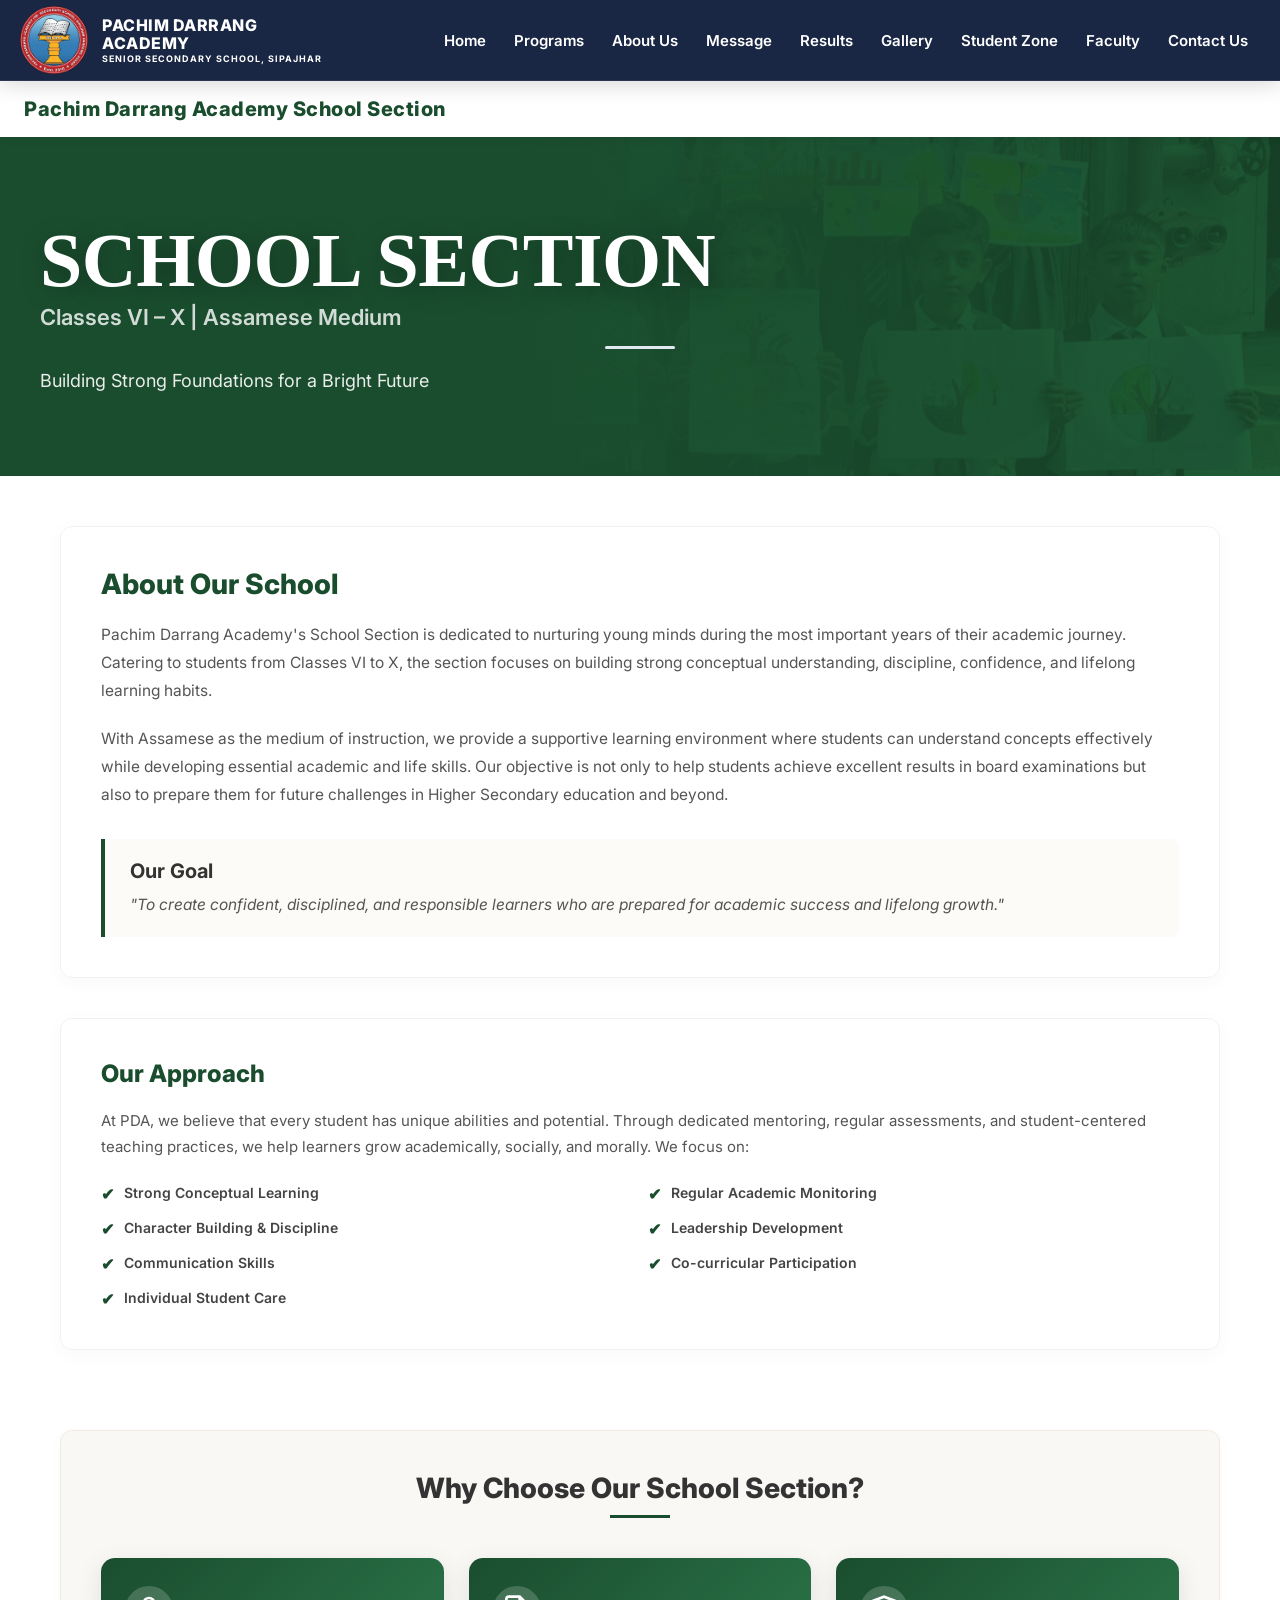
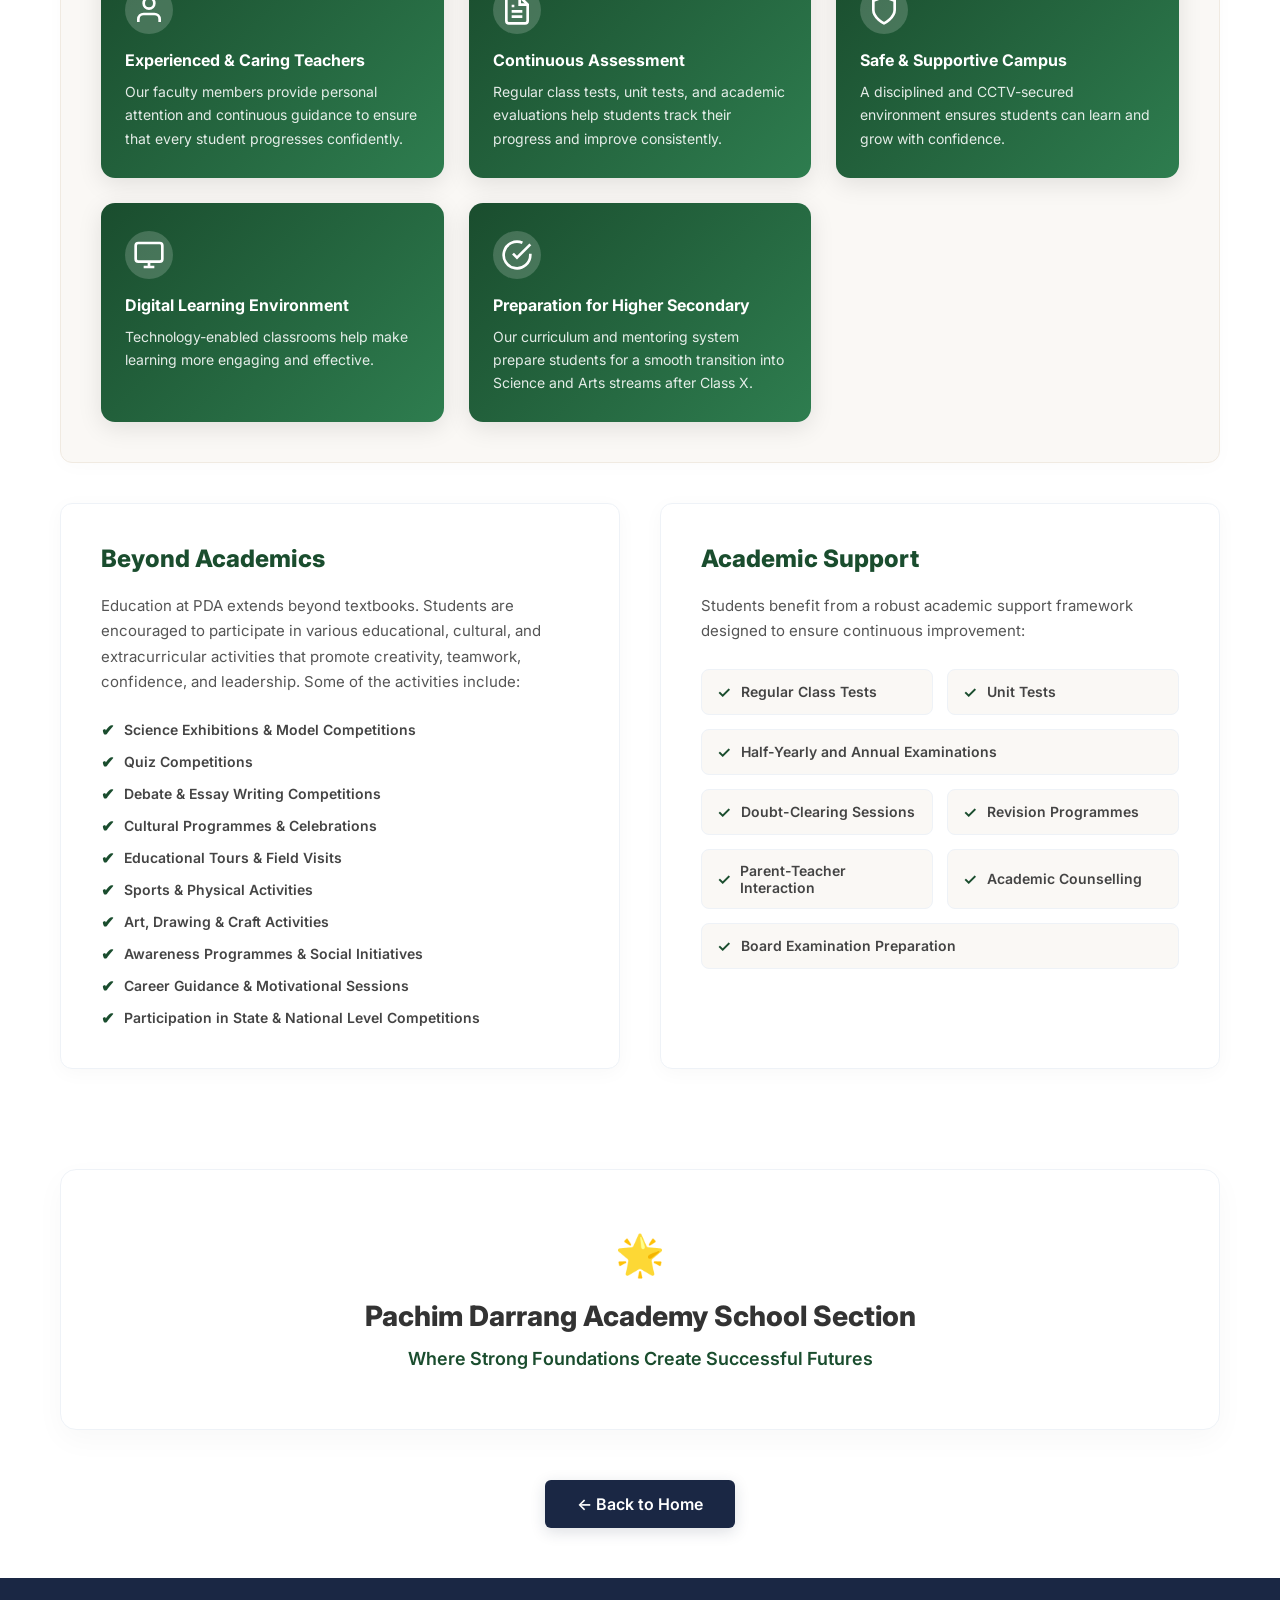
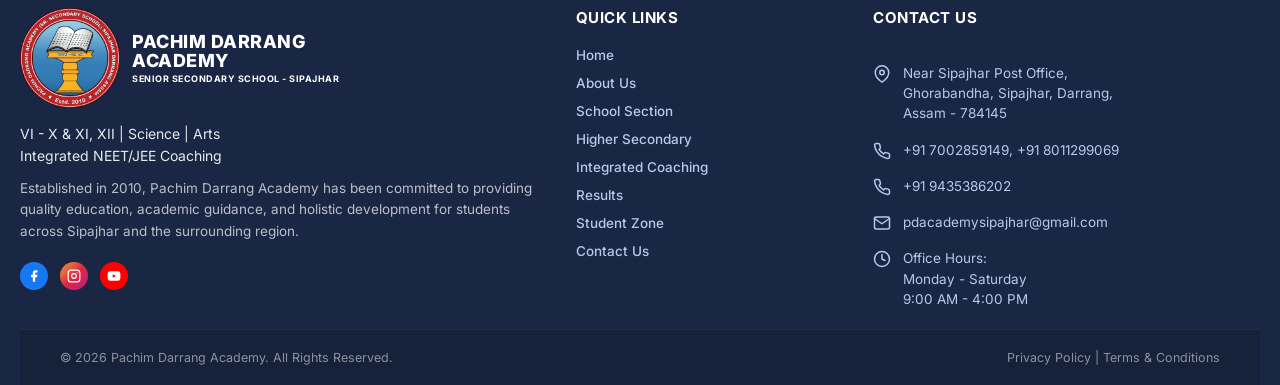
<file: school/index.html>
<!DOCTYPE html>
<html lang="en">
<head>
  <link rel="canonical" href="https://pachimdarrangacademy.com/school/" />
  <meta charset="UTF-8" />
  <meta name="viewport" content="width=device-width,initial-scale=1.0" />
  <title>School Section | Pachim Darrang Academy, Sipajhar</title>
  <link
    href="https://fonts.googleapis.com/css2?family=Inter:wght@400;500;600;700;800&family=Dancing+Script:wght@700&display=swap"
    rel="stylesheet" />
  <link rel="stylesheet" href="../assets/css/style.css?v=2" />
  <link rel="stylesheet" href="../assets/css/pages.css?v=2" />
  <link rel="stylesheet" href="../assets/css/responsive.css?v=2" />
  <meta name="description" content="Learn about the school section programs and academic framework at Pachim Darrang Academy, Sipajhar." />
  <meta property="og:title" content="School Section | Pachim Darrang Academy, Sipajhar" />
  <meta property="og:description" content="Learn about the school section programs and academic framework at Pachim Darrang Academy, Sipajhar." />
  <meta property="og:type" content="website" />
  <meta property="og:url" content="https://pachimdarrangacademy.com/school/" />
  <meta property="og:image" content="https://pachimdarrangacademy.com/assets/images/favicon/android-chrome-512x512.png" />
  <link rel="shortcut icon" href="/favicon.ico" type="image/x-icon" />
  <link rel="icon" type="image/png" sizes="16x16" href="/assets/images/favicon/favicon-16x16.png" />
  <link rel="icon" type="image/png" sizes="32x32" href="/assets/images/favicon/favicon-32x32.png" />
  <link rel="icon" type="image/png" sizes="48x48" href="/assets/images/favicon/favicon-48x48.png" />
  <link rel="apple-touch-icon" sizes="180x180" href="/assets/images/favicon/apple-touch-icon.png" />
</head>
<body>

  <!-- TOP BAR -->
  <!-- NAVBAR -->
  <nav>
    <div class="nav-inner">
      <div class="logo"><img src="../assets/images/logos/logo-new.png?v=3" alt="Pachim Darrang Academy Logo" class="logo-img" />
        <div class="logo-text">
          <div class="site-title">PACHIM DARRANG<br>ACADEMY</div>
          <p>SENIOR SECONDARY SCHOOL, SIPAJHAR</p>
        </div>
      </div>
      <div class="nav-links">
        <a href="../#home" class="active">Home</a>
        <a href="../#programs">Programs</a>
        <a href="../#about">About Us</a>
        <a href="../message/">Message</a>
        <a href="../results/">Results</a>
        <a href="../gallery/">Gallery</a>
        <a href="../student-zone/">Student Zone</a>
        <a href="../#faculty">Faculty</a>
        <a href="../#contact">Contact Us</a>
      </div>
      <button class="nav-menu-btn" id="menuBtn" onclick="toggleMobileMenu()" aria-label="Toggle menu">☰</button>
    </div>
    <div class="mobile-nav" id="mobileNav">
      <a href="../#home" onclick="closeMobileMenu()">Home</a>
      <a href="../#programs" onclick="closeMobileMenu()">Programs</a>
      <a href="../#about" onclick="closeMobileMenu()">About Us</a>
      <a href="../message/">Message</a>
      <a href="../results/">Results</a>
      <a href="../gallery/">Gallery</a>
      <a href="../student-zone/">Student Zone</a>
      <a href="../#faculty" onclick="closeMobileMenu()">Faculty</a>
      <a href="../#contact" onclick="closeMobileMenu()">Contact Us</a>
    </div>
  </nav>  <div class="op-header op-header-light">
    <div class="op-title op-title-green">Pachim Darrang Academy School Section</div>
  </div>

  <!-- HERO SECTION -->
  <div class="subpage-hero hero-green">
    <div class="subpage-hero-overlay overlay-green"></div>
    <div class="subpage-hero-content">
      <h1 class="hero-title">SCHOOL SECTION</h1>
      <h3 class="hero-subtitle">Classes VI – X | Assamese Medium</h3>
      <div class="hero-accent" style="background-color: #e2e8f0;"></div>
      <p class="hero-description">Building Strong Foundations for a Bright Future</p>
    </div>
  </div>

  <!-- CONTENT SECTION -->
  <div class="subpage-container">
    
    <!-- Intro & Goal -->
    <div class="subpage-card">
      <h3 class="subpage-card-title green-text">About Our School</h3>
      <p class="subpage-text">
        Pachim Darrang Academy's School Section is dedicated to nurturing young minds during the most important years of their academic journey. Catering to students from Classes VI to X, the section focuses on building strong conceptual understanding, discipline, confidence, and lifelong learning habits.
      </p>
      <p class="subpage-text mb30">
        With Assamese as the medium of instruction, we provide a supportive learning environment where students can understand concepts effectively while developing essential academic and life skills. Our objective is not only to help students achieve excellent results in board examinations but also to prepare them for future challenges in Higher Secondary education and beyond.
      </p>
      
      <div class="subpage-card-green-border">
        <h4 class="goal-title">Our Goal</h4>
        <p class="goal-text">
          "To create confident, disciplined, and responsible learners who are prepared for academic success and lifelong growth."
        </p>
      </div>
    </div>

    <div class="flex-row mb40">
      
      <!-- Our Approach -->
      <div class="flex-item subpage-card">
        <h3 class="subpage-card-title-sm green-text">Our Approach</h3>
        <p class="subpage-text-sm mb25">
          At PDA, we believe that every student has unique abilities and potential. Through dedicated mentoring, regular assessments, and student-centered teaching practices, we help learners grow academically, socially, and morally. We focus on:
        </p>
        <ul class="grid-list-2col">
          <li class="grid-list-item"><span class="check-icon check-green">✔</span> Strong Conceptual Learning</li>
          <li class="grid-list-item"><span class="check-icon check-green">✔</span> Regular Academic Monitoring</li>
          <li class="grid-list-item"><span class="check-icon check-green">✔</span> Character Building & Discipline</li>
          <li class="grid-list-item"><span class="check-icon check-green">✔</span> Leadership Development</li>
          <li class="grid-list-item"><span class="check-icon check-green">✔</span> Communication Skills</li>
          <li class="grid-list-item"><span class="check-icon check-green">✔</span> Co-curricular Participation</li>
          <li class="grid-list-item"><span class="check-icon check-green">✔</span> Individual Student Care</li>
        </ul>
      </div>
    </div>

    <!-- Why Choose Us -->
    <div class="subpage-card-alt">
      <div class="section-center-header">
        <h3 class="section-center-title">Why Choose Our School Section?</h3>
        <div class="accent-bar-green"></div>
      </div>
      
      <div class="grid-autofit gap25">
        <div class="feature-card feature-green">
          <div class="feature-icon icon-color-green"><svg width="32" height="32" viewBox="0 0 24 24" fill="none" stroke="currentColor" stroke-width="2"><path d="M20 21v-2a4 4 0 0 0-4-4H8a4 4 0 0 0-4 4v2"></path><circle cx="12" cy="7" r="4"></circle></svg></div>
          <h4 class="feature-title">Experienced & Caring Teachers</h4>
          <p class="feature-desc">Our faculty members provide personal attention and continuous guidance to ensure that every student progresses confidently.</p>
        </div>
        
        <div class="feature-card feature-green">
          <div class="feature-icon icon-color-green"><svg width="32" height="32" viewBox="0 0 24 24" fill="none" stroke="currentColor" stroke-width="2"><path d="M14 2H6a2 2 0 0 0-2 2v16a2 2 0 0 0 2 2h12a2 2 0 0 0 2-2V8z"></path><polyline points="14 2 14 8 20 8"></polyline><line x1="16" y1="13" x2="8" y2="13"></line><line x1="16" y1="17" x2="8" y2="17"></line><polyline points="10 9 9 9 8 9"></polyline></svg></div>
          <h4 class="feature-title">Continuous Assessment</h4>
          <p class="feature-desc">Regular class tests, unit tests, and academic evaluations help students track their progress and improve consistently.</p>
        </div>

        <div class="feature-card feature-green">
          <div class="feature-icon icon-color-green"><svg width="32" height="32" viewBox="0 0 24 24" fill="none" stroke="currentColor" stroke-width="2"><path d="M12 22s8-4 8-10V5l-8-3-8 3v7c0 6 8 10 8 10z"></path></svg></div>
          <h4 class="feature-title">Safe & Supportive Campus</h4>
          <p class="feature-desc">A disciplined and CCTV-secured environment ensures students can learn and grow with confidence.</p>
        </div>

        <div class="feature-card feature-green">
          <div class="feature-icon icon-color-green"><svg width="32" height="32" viewBox="0 0 24 24" fill="none" stroke="currentColor" stroke-width="2"><rect x="2" y="3" width="20" height="14" rx="2" ry="2"></rect><line x1="8" y1="21" x2="16" y2="21"></line><line x1="12" y1="17" x2="12" y2="21"></line></svg></div>
          <h4 class="feature-title">Digital Learning Environment</h4>
          <p class="feature-desc">Technology-enabled classrooms help make learning more engaging and effective.</p>
        </div>

        <div class="feature-card feature-green">
          <div class="feature-icon icon-color-green"><svg width="32" height="32" viewBox="0 0 24 24" fill="none" stroke="currentColor" stroke-width="2"><path d="M22 11.08V12a10 10 0 1 1-5.93-9.14"></path><polyline points="22 4 12 14.01 9 11.01"></polyline></svg></div>
          <h4 class="feature-title">Preparation for Higher Secondary</h4>
          <p class="feature-desc">Our curriculum and mentoring system prepare students for a smooth transition into Science and Arts streams after Class X.</p>
        </div>
      </div>
    </div>

    <!-- Additional Detailed Sections -->
    <div class="grid-2col gap40 mb60">
        <!-- Beyond Academics -->
        <div class="subpage-card">
            <h3 class="subpage-card-title-sm green-text">Beyond Academics</h3>
            <p class="subpage-text-sm mb25">Education at PDA extends beyond textbooks. Students are encouraged to participate in various educational, cultural, and extracurricular activities that promote creativity, teamwork, confidence, and leadership. Some of the activities include:</p>
            <ul class="grid-list-1col">
              <li class="grid-list-item-center"><span class="check-icon check-green">✔</span> Science Exhibitions & Model Competitions</li>
              <li class="grid-list-item-center"><span class="check-icon check-green">✔</span> Quiz Competitions</li>
              <li class="grid-list-item-center"><span class="check-icon check-green">✔</span> Debate & Essay Writing Competitions</li>
              <li class="grid-list-item-center"><span class="check-icon check-green">✔</span> Cultural Programmes & Celebrations</li>
              <li class="grid-list-item-center"><span class="check-icon check-green">✔</span> Educational Tours & Field Visits</li>
              <li class="grid-list-item-center"><span class="check-icon check-green">✔</span> Sports & Physical Activities</li>
              <li class="grid-list-item-center"><span class="check-icon check-green">✔</span> Art, Drawing & Craft Activities</li>
              <li class="grid-list-item-center"><span class="check-icon check-green">✔</span> Awareness Programmes & Social Initiatives</li>
              <li class="grid-list-item-center"><span class="check-icon check-green">✔</span> Career Guidance & Motivational Sessions</li>
              <li class="grid-list-item-center"><span class="check-icon check-green">✔</span> Participation in State & National Level Competitions</li>
            </ul>
        </div>
        
        <!-- Academic Support -->
        <div class="subpage-card">
            <h3 class="subpage-card-title-sm green-text">Academic Support</h3>
            <p class="subpage-text-sm mb25">Students benefit from a robust academic support framework designed to ensure continuous improvement:</p>
            <ul class="support-list">
              <li class="support-item"><span class="check-icon check-green">✓</span> Regular Class Tests</li>
              <li class="support-item"><span class="check-icon check-green">✓</span> Unit Tests</li>
              <li class="support-item span2"><span class="check-icon check-green">✓</span> Half-Yearly and Annual Examinations</li>
              <li class="support-item"><span class="check-icon check-green">✓</span> Doubt-Clearing Sessions</li>
              <li class="support-item"><span class="check-icon check-green">✓</span> Revision Programmes</li>
              <li class="support-item"><span class="check-icon check-green">✓</span> Parent-Teacher Interaction</li>
              <li class="support-item"><span class="check-icon check-green">✓</span> Academic Counselling</li>
              <li class="support-item span2"><span class="check-icon check-green">✓</span> Board Examination Preparation</li>
            </ul>
        </div>
    </div>

    <!-- Footer Message -->
    <div class="subpage-footer-message">
      <div class="footer-emoji">🌟</div>
      <h3 class="footer-msg-title">Pachim Darrang Academy School Section</h3>
      <p class="footer-msg-sub green-text">Where Strong Foundations Create Successful Futures</p>
    </div>

    <div class="subpage-back-wrapper">
      <a href="/" class="back-to-home-btn">←  Back to Home</a>
    </div>
  </div><!-- end subpage-container -->

  <!-- FOOTER -->
  <footer id="contact">
    <div class="footer-inner">
      <div class="footer-col brand-col">
        <div class="footer-logo-row">
          <img src="../assets/images/logos/logo-new.png?v=3" alt="PDA Logo" class="footer-logo" />
          <div class="footer-brand-text">
            <h2>PACHIM DARRANG<br>ACADEMY</h2>
            <p>SENIOR SECONDARY SCHOOL - SIPAJHAR</p>
          </div>
        </div>
        <div class="footer-streams">
          VI - X &amp; XI, XII | Science | Arts<br>
          Integrated NEET/JEE Coaching
        </div>
        <div class="footer-desc">
          Established in 2010, Pachim Darrang Academy has been committed to providing quality education, academic guidance, and holistic development for students across Sipajhar and the surrounding region.
        </div>
        <div class="socials">
          <a href="https://www.facebook.com/Pachim-Darrang-Academy-106707741075172" target="_blank" class="soc-btn soc-fb" title="Facebook">
            <svg width="14" height="14" viewBox="0 0 24 24" fill="#fff"><path d="M18 2h-3a5 5 0 0 0-5 5v3H7v4h3v8h4v-8h3l1-4h-4V7a1 1 0 0 1 1-1h3z"/></svg>
          </a>
          <a href="https://www.instagram.com/pdacademy_sipajhar?igsh=MWY0Y3dkMHJkYXhjZA==" target="_blank" class="soc-btn soc-ig" title="Instagram">
            <svg width="14" height="14" viewBox="0 0 24 24" fill="none" stroke="#fff" stroke-width="2" stroke-linecap="round" stroke-linejoin="round"><rect x="2" y="2" width="20" height="20" rx="5" ry="5"/><circle cx="12" cy="12" r="4"/><circle cx="17.5" cy="6.5" r="1" fill="#fff" stroke="none"/></svg>
          </a>
          <a href="https://www.youtube.com/channel/UCRtI3rfI2QcD23pldSsr-2Q" target="_blank" class="soc-btn soc-yt" title="YouTube">
            <svg width="14" height="14" viewBox="0 0 24 24" fill="#fff"><path d="M22.54 6.42a2.78 2.78 0 0 0-1.95-1.96C18.88 4 12 4 12 4s-6.88 0-8.59.46A2.78 2.78 0 0 0 1.46 6.42 29 29 0 0 0 1 12a29 29 0 0 0 .46 5.58 2.78 2.78 0 0 0 1.95 1.96C5.12 20 12 20 12 20s6.88 0 8.59-.46a2.78 2.78 0 0 0 1.95-1.96A29 29 0 0 0 23 12a29 29 0 0 0-.46-5.58z"/><polygon points="9.75 15.02 15.5 12 9.75 8.98 9.75 15.02" fill="#FF0000"/></svg>
          </a>
        </div>
      </div>
      
      <div class="footer-col links-col">
        <h4>QUICK LINKS</h4>
        <div class="footer-links">
          <a href="../#home">Home</a>
          <a href="../#about">About Us</a>
          <a href="../school/">School Section</a>
          <a href="../higher-secondary/">Higher Secondary</a>
          <a href="../integrated-coaching/">Integrated Coaching</a>
          <a href="../results/">Results</a>
          <a href="../student-zone/">Student Zone</a>
          <a href="../#contact">Contact Us</a>
        </div>
      </div>
      
      <div class="footer-col contact-col">
        <h4>CONTACT US</h4>
        <div class="contact-item">
          <svg width="18" height="18" viewBox="0 0 24 24" fill="none" stroke="currentColor" stroke-width="2" stroke-linecap="round" stroke-linejoin="round" style="flex-shrink: 0; margin-top: 2px;"><path d="M21 10c0 7-9 13-9 13s-9-6-9-13a9 9 0 0 1 18 0z"></path><circle cx="12" cy="10" r="3"></circle></svg>
          <div>Near Sipajhar Post Office,<br>Ghorabandha, Sipajhar, Darrang,<br>Assam - 784145</div>
        </div>
        <div class="contact-item">
          <svg width="18" height="18" viewBox="0 0 24 24" fill="none" stroke="currentColor" stroke-width="2" stroke-linecap="round" stroke-linejoin="round" style="flex-shrink: 0; margin-top: 2px;"><path d="M22 16.92v3a2 2 0 0 1-2.18 2 19.79 19.79 0 0 1-8.63-3.07 19.5 19.5 0 0 1-6-6 19.79 19.79 0 0 1-3.07-8.67A2 2 0 0 1 4.11 2h3a2 2 0 0 1 2 1.72 12.84 12.84 0 0 0 .7 2.81 2 2 0 0 1-.45 2.11L8.09 9.91a16 16 0 0 0 6 6l1.27-1.27a2 2 0 0 1 2.11-.45 12.84 12.84 0 0 0 2.81.7A2 2 0 0 1 22 16.92z"></path></svg>
          <div>+91 7002859149, +91 8011299069</div>
        </div>
        <div class="contact-item">
          <svg width="18" height="18" viewBox="0 0 24 24" fill="none" stroke="currentColor" stroke-width="2" stroke-linecap="round" stroke-linejoin="round" style="flex-shrink: 0; margin-top: 2px;"><path d="M22 16.92v3a2 2 0 0 1-2.18 2 19.79 19.79 0 0 1-8.63-3.07 19.5 19.5 0 0 1-6-6 19.79 19.79 0 0 1-3.07-8.67A2 2 0 0 1 4.11 2h3a2 2 0 0 1 2 1.72 12.84 12.84 0 0 0 .7 2.81 2 2 0 0 1-.45 2.11L8.09 9.91a16 16 0 0 0 6 6l1.27-1.27a2 2 0 0 1 2.11-.45 12.84 12.84 0 0 0 2.81.7A2 2 0 0 1 22 16.92z"></path></svg>
          <div>+91 9435386202</div>
        </div>
        <div class="contact-item">
          <svg width="18" height="18" viewBox="0 0 24 24" fill="none" stroke="currentColor" stroke-width="2" stroke-linecap="round" stroke-linejoin="round" style="flex-shrink: 0; margin-top: 2px;"><path d="M4 4h16c1.1 0 2 .9 2 2v12c0 1.1-.9 2-2 2H4c-1.1 0-2-.9-2-2V6c0-1.1.9-2 2-2z"></path><polyline points="22,6 12,13 2,6"></polyline></svg>
          <div>pdacademysipajhar@gmail.com</div>
        </div>
        <div class="contact-item">
          <svg width="18" height="18" viewBox="0 0 24 24" fill="none" stroke="currentColor" stroke-width="2" stroke-linecap="round" stroke-linejoin="round" style="flex-shrink: 0; margin-top: 2px;"><circle cx="12" cy="12" r="10"></circle><polyline points="12 6 12 12 16 14"></polyline></svg>
          <div>Office Hours:<br>Monday - Saturday<br>9:00 AM - 4:00 PM</div>
        </div>
      </div>
    </div>
    
    <div class="footer-bottom-wrapper">
      <div class="footer-bottom">
        <div class="fb-left">© 2026 Pachim Darrang Academy. All Rights Reserved.</div>
        <div class="fb-right"><a href="#">Privacy Policy</a> | <a href="#">Terms &amp; Conditions</a></div>
      </div>
    </div>
  </footer>

  <script src="../assets/js/navigation.js"></script>
  <script src="../assets/js/main.js"></script>
</body>
</html>
</file>
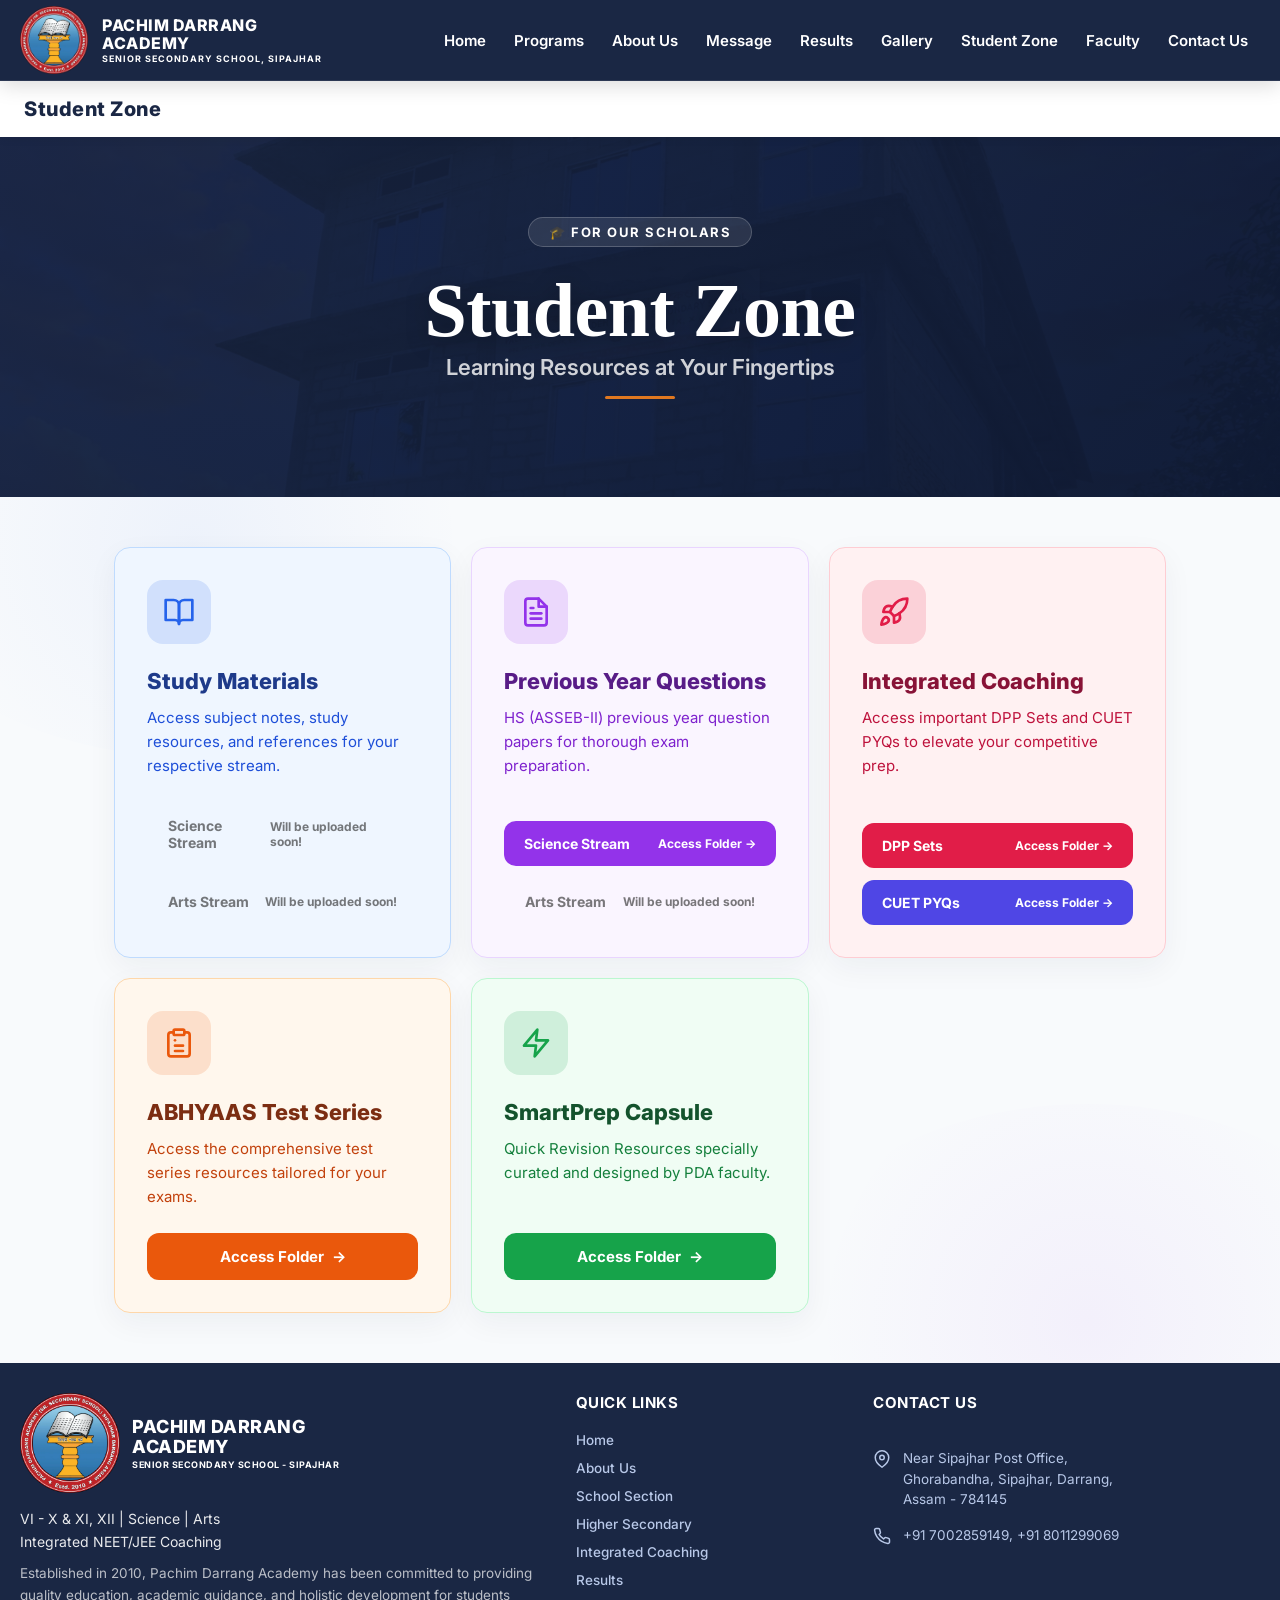
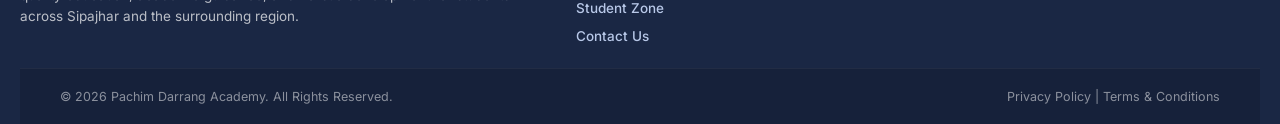
<file: student-zone/index.html>
<!DOCTYPE html>
<html lang="en">
<head>
  <link rel="canonical" href="https://pachimdarrangacademy.com/student-zone/" />
  <meta charset="UTF-8" />
  <meta name="viewport" content="width=device-width,initial-scale=1.0" />
  <title>Student Zone | Pachim Darrang Academy, Sipajhar</title>
  <link
    href="https://fonts.googleapis.com/css2?family=Inter:wght@400;500;600;700;800&family=Dancing+Script:wght@700&display=swap"
    rel="stylesheet" />
  <link rel="stylesheet" href="../assets/css/style.css?v=2" />
  <link rel="stylesheet" href="../assets/css/pages.css?v=2" />
  <link rel="stylesheet" href="../assets/css/responsive.css?v=2" />

  <meta name="description" content="Access learning resources, study materials, previous year questions, and integrated coaching DPPS at the Pachim Darrang Academy Student Zone." />
  <meta property="og:title" content="Student Zone | Pachim Darrang Academy, Sipajhar" />
  <meta property="og:description" content="Access learning resources, study materials, previous year questions, and integrated coaching DPPS at the Pachim Darrang Academy Student Zone." />
  <meta property="og:type" content="website" />
  <meta property="og:url" content="https://pachimdarrangacademy.com/student-zone/" />
  <meta property="og:image" content="https://pachimdarrangacademy.com/assets/images/favicon/android-chrome-512x512.png" />
  <link rel="shortcut icon" href="../favicon.ico" type="image/x-icon" />
  <link rel="icon" type="image/png" sizes="16x16" href="../assets/images/favicon/favicon-16x16.png" />
  <link rel="icon" type="image/png" sizes="32x32" href="../assets/images/favicon/favicon-32x32.png" />
  <link rel="icon" type="image/png" sizes="48x48" href="../assets/images/favicon/favicon-48x48.png" />
  <link rel="apple-touch-icon" sizes="180x180" href="../assets/images/favicon/apple-touch-icon.png" />
</head>
<body>

  <!-- NAVBAR -->
  <nav>
    <div class="nav-inner">
      <div class="logo"><img src="../assets/images/logos/logo-new.png?v=3" alt="Pachim Darrang Academy Logo" class="logo-img" />
        <div class="logo-text">
          <div class="site-title">PACHIM DARRANG<br>ACADEMY</div>
          <p>SENIOR SECONDARY SCHOOL, SIPAJHAR</p>
        </div>
      </div>
      <div class="nav-links">
        <a href="../#home">Home</a>
        <a href="../#programs">Programs</a>
        <a href="../#about">About Us</a>
        <a href="../message/">Message</a>
        <a href="../results/">Results</a>
        <a href="../gallery/">Gallery</a>
        <a href="../student-zone/" class="active">Student Zone</a>
        <a href="../#faculty">Faculty</a>
        <a href="../#contact">Contact Us</a>
      </div>
      <button class="nav-menu-btn" id="menuBtn" onclick="toggleMobileMenu()" aria-label="Toggle menu">☰</button>
    </div>
    <div class="mobile-nav" id="mobileNav">
      <a href="../#home" onclick="closeMobileMenu()">Home</a>
      <a href="../#programs" onclick="closeMobileMenu()">Programs</a>
      <a href="../#about" onclick="closeMobileMenu()">About Us</a>
      <a href="../message/">Message</a>
      <a href="../results/">Results</a>
      <a href="../gallery/">Gallery</a>
      <a href="../student-zone/" class="active">Student Zone</a>
      <a href="../#faculty" onclick="closeMobileMenu()">Faculty</a>
      <a href="../#contact" onclick="closeMobileMenu()">Contact Us</a>
    </div>
  </nav>

  <!-- PAGE HEADER -->
  <div class="op-header op-header-light">
    <div class="op-title op-title-navy">Student Zone</div>
  </div>

  <!-- HERO -->
  <div class="subpage-hero hero-navy-building">
    <div class="subpage-hero-overlay overlay-navy-grad"></div>
    <div class="subpage-hero-content-centered">
      <div class="badge-btn">🎓 FOR OUR SCHOLARS</div>
      <h1 class="hero-title">Student Zone</h1>
      <h2 class="hero-subtitle">Learning Resources at Your Fingertips</h2>
      <div class="hero-accent"></div>
    </div>
  </div>

  <!-- MAIN CONTENT -->
  <div class="sz-main-wrapper">
    <div class="sz-shape-1"></div>
    <div class="sz-shape-2"></div>
    
    <div class="subpage-container-lg relative-z2">
     <div class="grid-autofit relative-z2">
      
      <!-- Study Materials -->
      <div class="sz-card sz-card-blue">
        <div class="sz-icon-wrapper">
          <svg viewBox="0 0 24 24" fill="none" stroke="currentColor" stroke-width="2" stroke-linecap="round" stroke-linejoin="round"><path d="M2 3h6a4 4 0 0 1 4 4v14a3 3 0 0 0-3-3H2z"></path><path d="M22 3h-6a4 4 0 0 0-4 4v14a3 3 0 0 1 3-3h7z"></path></svg>
        </div>
        <h3 class="sz-card-title">Study Materials</h3>
        <p class="sz-card-desc">Access subject notes, study resources, and references for your respective stream.</p>
        <div class="sz-link-group">
          <a href="javascript:void(0)" class="sz-link sz-link-blue sz-link-disabled">
            Science Stream <span>Will be uploaded soon!</span>
          </a>
          <a href="javascript:void(0)" class="sz-link sz-link-blue sz-link-disabled">
            Arts Stream <span>Will be uploaded soon!</span>
          </a>
        </div>
      </div>

      <!-- Previous Year Questions -->
      <div class="sz-card sz-card-purple">
        <div class="sz-icon-wrapper">
          <svg viewBox="0 0 24 24" fill="none" stroke="currentColor" stroke-width="2" stroke-linecap="round" stroke-linejoin="round"><path d="M14 2H6a2 2 0 0 0-2 2v16a2 2 0 0 0 2 2h12a2 2 0 0 0 2-2V8z"></path><polyline points="14 2 14 8 20 8"></polyline><line x1="16" y1="13" x2="8" y2="13"></line><line x1="16" y1="17" x2="8" y2="17"></line><polyline points="10 9 9 9 8 9"></polyline></svg>
        </div>
        <h3 class="sz-card-title">Previous Year Questions</h3>
        <p class="sz-card-desc">HS (ASSEB-II) previous year question papers for thorough exam preparation.</p>
        <div class="sz-link-group">
          <a href="https://drive.google.com/drive/folders/11JXQTQ8pag8LDfzID7qi3NpEX47VlOi6?usp=drive_link" target="_blank" class="sz-link sz-btn-purple">
            Science Stream <span>Access Folder &rarr;</span>
          </a>
          <a href="javascript:void(0)" class="sz-link sz-link-purple sz-link-disabled">
            Arts Stream <span>Will be uploaded soon!</span>
          </a>
        </div>
      </div>

      <!-- Integrated Coaching Resources -->
      <div class="sz-card sz-card-rose">
        <div class="sz-icon-wrapper">
          <svg viewBox="0 0 24 24" fill="none" stroke="currentColor" stroke-width="2" stroke-linecap="round" stroke-linejoin="round"><path d="M4.5 16.5c-1.5 1.26-2 5-2 5s3.74-.5 5-2c.71-.84.7-2.13-.09-2.91a2.18 2.18 0 0 0-2.91-.09z"></path><path d="m12 15-3-3a22 22 0 0 1 2-3.95A12.88 12.88 0 0 1 22 2c0 2.72-.78 7.5-6 11a22.35 22.35 0 0 1-4 2z"></path><path d="M9 12H4s.55-3.03 2-4c1.62-1.08 5 0 5 0"></path><path d="M12 15v5s3.03-.55 4-2c1.08-1.62 0-5 0-5"></path></svg>
        </div>
        <h3 class="sz-card-title">Integrated Coaching</h3>
        <p class="sz-card-desc">Access important DPP Sets and CUET PYQs to elevate your competitive prep.</p>
        <div class="sz-link-group">
          <a href="https://drive.google.com/drive/folders/1OR43qPOkAA81SWdEqJ1cCd9ROWBgpYyJ?usp=drive_link" target="_blank" class="sz-link sz-btn-rose">
            DPP Sets <span>Access Folder &rarr;</span>
          </a>
          <a href="https://drive.google.com/drive/folders/1Lo3Z8Xz1lgxYcLm2nP2fQQmMFsHp68OU?usp=drive_link" target="_blank" class="sz-link sz-btn-indigo">
            CUET PYQs <span>Access Folder &rarr;</span>
          </a>
        </div>
      </div>

      <!-- ABHYAAS Test Series -->
      <div class="sz-card sz-card-orange">
        <div class="sz-icon-wrapper">
          <svg viewBox="0 0 24 24" fill="none" stroke="currentColor" stroke-width="2" stroke-linecap="round" stroke-linejoin="round"><path d="M16 4h2a2 2 0 0 1 2 2v14a2 2 0 0 1-2 2H6a2 2 0 0 1-2-2V6a2 2 0 0 1 2-2h2"></path><rect x="8" y="2" width="8" height="4" rx="1" ry="1"></rect><path d="M9 14h6"></path><path d="M9 18h6"></path><path d="M9 10h.01"></path></svg>
        </div>
        <h3 class="sz-card-title">ABHYAAS Test Series</h3>
        <p class="sz-card-desc">Access the comprehensive test series resources tailored for your exams.</p>
        <a href="https://drive.google.com/drive/folders/1g3j9sKMQ2Ghbiz4yjSyZPDtX60Mg8l3B?usp=drive_link" target="_blank" class="sz-btn sz-btn-orange">
          Access Folder <span>&rarr;</span>
        </a>
      </div>

      <!-- SmartPrep Capsule -->
      <div class="sz-card sz-card-green">
        <div class="sz-icon-wrapper">
          <svg viewBox="0 0 24 24" fill="none" stroke="currentColor" stroke-width="2" stroke-linecap="round" stroke-linejoin="round"><polygon points="13 2 3 14 12 14 11 22 21 10 12 10 13 2"></polygon></svg>
        </div>
        <h3 class="sz-card-title">SmartPrep Capsule</h3>
        <p class="sz-card-desc">Quick Revision Resources specially curated and designed by PDA faculty.</p>
        <a href="https://drive.google.com/drive/folders/1UQY-EDfqLNJT1g4R09v8XCFCDPntnQvP" target="_blank" class="sz-btn sz-btn-green">
          Access Folder <span>&rarr;</span>
        </a>
      </div>

    </div>

  </div>
</div>

  <!-- FOOTER -->
  <footer id="contact">
    <div class="footer-inner">
      <div class="footer-col brand-col">
        <div class="footer-logo-row">
          <img src="../assets/images/logos/logo-new.png?v=3" alt="PDA Logo" class="footer-logo" />
          <div class="footer-brand-text">
            <h2>PACHIM DARRANG<br>ACADEMY</h2>
            <p>SENIOR SECONDARY SCHOOL - SIPAJHAR</p>
          </div>
        </div>
        <div class="footer-streams">
          VI - X & XI, XII | Science | Arts<br>
          Integrated NEET/JEE Coaching
        </div>
        <div class="footer-desc">
          Established in 2010, Pachim Darrang Academy has been committed to providing quality education, academic guidance, and holistic development for students across Sipajhar and the surrounding region.
        </div>
      </div>
      
      <div class="footer-col links-col">
        <h4>QUICK LINKS</h4>
        <div class="footer-links">
          <a href="../#home">Home</a>
          <a href="../#about">About Us</a>
          <a href="../school/">School Section</a>
          <a href="../higher-secondary/">Higher Secondary</a>
          <a href="../integrated-coaching/">Integrated Coaching</a>
          <a href="../results/">Results</a>
          <a href="../student-zone/">Student Zone</a>
          <a href="../#contact">Contact Us</a>
        </div>
      </div>
      
      <div class="footer-col contact-col">
        <h4>CONTACT US</h4>
        <div class="contact-item">
          <svg width="18" height="18" viewBox="0 0 24 24" fill="none" stroke="currentColor" stroke-width="2" stroke-linecap="round" stroke-linejoin="round" style="flex-shrink: 0; margin-top: 2px;"><path d="M21 10c0 7-9 13-9 13s-9-6-9-13a9 9 0 0 1 18 0z"></path><circle cx="12" cy="10" r="3"></circle></svg>
          <div>Near Sipajhar Post Office,<br>Ghorabandha, Sipajhar, Darrang,<br>Assam - 784145</div>
        </div>
        <div class="contact-item">
          <svg width="18" height="18" viewBox="0 0 24 24" fill="none" stroke="currentColor" stroke-width="2" stroke-linecap="round" stroke-linejoin="round" style="flex-shrink: 0; margin-top: 2px;"><path d="M22 16.92v3a2 2 0 0 1-2.18 2 19.79 19.79 0 0 1-8.63-3.07 19.5 19.5 0 0 1-6-6 19.79 19.79 0 0 1-3.07-8.67A2 2 0 0 1 4.11 2h3a2 2 0 0 1 2 1.72 12.84 12.84 0 0 0 .7 2.81 2 2 0 0 1-.45 2.11L8.09 9.91a16 16 0 0 0 6 6l1.27-1.27a2 2 0 0 1 2.11-.45 12.84 12.84 0 0 0 2.81.7A2 2 0 0 1 22 16.92z"></path></svg>
          <div>+91 7002859149, +91 8011299069</div>
        </div>
      </div>
    </div>
    
    <div class="footer-bottom-wrapper">
      <div class="footer-bottom">
        <div class="fb-left">© 2026 Pachim Darrang Academy. All Rights Reserved.</div>
        <div class="fb-right"><a href="#">Privacy Policy</a> | <a href="#">Terms & Conditions</a></div>
      </div>
    </div>
  </footer>

  <script src="../assets/js/navigation.js"></script>
  <script src="../assets/js/main.js"></script>

</body>
</html>
</file>
<file: assets/css/style.css>
* {
      margin: 0;
      padding: 0;
      box-sizing: border-box;
    }

    html {
      scroll-behavior: smooth;
      overflow-x: clip;
    }

    :root {
      --navy: #1a2744;
      --navy2: #0f1a35;
      --orange: #e07820;
      --gold: #e5b83b;
      --red: #b81d24;
      --green: #1e6b3a;
      --blue: #1a3a6b;
      --white: #fff;
      --light: #f4f6fb;
      --gray: #6b7280;
      --border: #dde3ef;
    }

    body {
      font-family: 'Inter', sans-serif;
      color: #222;
      background: #fff;
      overflow-x: clip;
      width: 100%;
      min-width: 0;
      animation: pageFadeIn 0.6s ease-out forwards;
    }

    @keyframes pageFadeIn {
      from {
        opacity: 0;
      }
      to {
        opacity: 1;
      }
    }

    img, svg { max-width: 100%; }

    a {
      text-decoration: none;
      color: inherit;
    }

    /* TOP BAR */
    .topbar {
      background: var(--navy);
      color: #f8fafc;
      font-size: 14px;
      font-weight: 600;
      padding: 12px 0;
      letter-spacing: 0.5px;
      border-bottom: 1px solid rgba(255, 255, 255, 0.05);
    }

    .topbar .inner {
      max-width: 1200px;
      margin: 0 auto;
      padding: 0 20px;
      display: flex;
      justify-content: space-between;
      align-items: center;
      flex-wrap: wrap;
      gap: 8px;
    }

    .topbar a {
      color: #e2e8f0;
      display: inline-flex;
      align-items: center;
      justify-content: center;
      transition: color .2s, transform .2s;
    }

    .topbar a:hover {
      color: var(--orange);
      transform: translateY(-1px);
    }

    .tb-left,
    .tb-right {
      display: flex;
      align-items: center;
      gap: 18px;
    }

    .tb-icon {
      display: inline-flex;
      align-items: center;
      gap: 6px;
    }

    .social-links {
      display: flex;
      align-items: center;
      gap: 14px;
      margin-left: 4px;
      border-left: 1px solid rgba(255, 255, 255, 0.15);
      padding-left: 14px;
    }

    /* NAV */
    nav {
      background: var(--navy);
      border-bottom: 1px solid rgba(255, 255, 255, 0.08);
      position: sticky;
      top: 0;
      z-index: 100;
      box-shadow: 0 4px 20px rgba(0, 0, 0, 0.15);
      transition: transform 0.35s cubic-bezier(0.4, 0, 0.2, 1), background 0.3s ease, box-shadow 0.3s ease;
    }

    /* Homepage transparent-to-solid navbar */
    body.is-home nav {
      position: fixed;
      width: 100%;
      top: 0;
      left: 0;
      background: transparent;
      border-bottom: 1px solid rgba(255, 255, 255, 0);
      box-shadow: none;
      transition: background 0.3s ease, border-bottom 0.3s ease, box-shadow 0.3s ease;
    }

    body.is-home nav.nav-scrolled {
      background: var(--navy);
      border-bottom: 1px solid rgba(255, 255, 255, 0.08);
      box-shadow: 0 4px 20px rgba(0, 0, 0, 0.15);
    }

    .nav-inner {
      max-width: 1400px;
      margin: 0 auto;
      padding: 0 20px;
      display: flex;
      align-items: center;
      justify-content: space-between;
      height: 80px;
    }

    .logo {
      display: flex;
      align-items: center;
      gap: 14px;
      flex-shrink: 0;
    }

    .logo-img {
      height: 68px;
      width: 68px;
      min-width: 68px;
      max-width: 68px;
      aspect-ratio: 1 / 1;
      object-fit: contain;
      display: block;
      flex-shrink: 0;
    }

    .logo-text .site-title {
      font-size: 16px;
      font-weight: 800;
      color: #ffffff;
      line-height: 1.15;
      text-transform: uppercase;
      letter-spacing: 0.5px;
    }

    .logo-text p {
      font-size: 9px;
      color: #ffffff;
      font-weight: 700;
      letter-spacing: 1px;
      margin-top: 1px;
    }

    .nav-links {
      display: flex;
      align-items: center;
      gap: 4px;
    }

    .nav-links a {
      font-size: 15px;
      font-weight: 600;
      color: #ffffff;
      padding: 8px 0;
      margin: 0 12px;
      position: relative;
      transition: color .2s ease;
      white-space: nowrap;
      text-decoration: none;
    }

    .nav-links a::after {
      content: '';
      position: absolute;
      bottom: 0;
      left: 0;
      width: 0;
      height: 2.5px;
      background: var(--red);
      transition: width 0.3s ease;
      border-radius: 2px;
    }

    .nav-links a:hover {
      color: var(--red);
    }

    .nav-links a:hover::after {
      width: 100%;
    }



    .nav-menu-btn {
      display: none;
      background: none;
      border: none;
      cursor: pointer;
      font-size: 28px;
      color: #ffffff;
      transition: color .2s;
    }

    .nav-menu-btn:hover {
      color: var(--red);
    }

    /* MOBILE NAV SIDE DRAWER */
    .mobile-nav {
      display: none;
    }

    @media (max-width: 900px) {
      .mobile-nav {
        display: flex !important;
        flex-direction: column;
        background: linear-gradient(135deg, var(--navy) 0%, var(--navy2) 100%);
        box-shadow: -8px 0 24px rgba(0, 0, 0, 0.25);
        position: fixed;
        top: 0;
        right: -300px;
        width: 300px;
        height: 100vh;
        z-index: 99;
        padding: 90px 24px 40px;
        transition: right 0.4s cubic-bezier(0.4, 0, 0.2, 1);
      }

      .mobile-nav.open {
        right: 0;
      }

      .mobile-nav a {
        font-size: 15px;
        font-weight: 700;
        color: #fff;
        padding: 16px 8px;
        border-bottom: 1px solid rgba(255, 255, 255, 0.08);
        text-transform: uppercase;
        letter-spacing: 1px;
        transition: all 0.2s ease;
        display: block;
        text-decoration: none;
      }

      .mobile-nav a:last-child {
        border-bottom: none;
      }

      .mobile-nav a::after {
        content: '›';
        float: right;
        font-size: 20px;
        line-height: 1;
        color: rgba(255, 255, 255, 0.35);
        transition: color 0.2s, transform 0.2s;
      }

      .mobile-nav a:hover {
        color: var(--red);
        background: rgba(255, 255, 255, 0.03);
      }

      .mobile-nav a:hover::after {
        color: var(--red);
        transform: translateX(3px);
      }

      .mobile-nav a.active {
        color: var(--red);
        border-left: 3px solid var(--red);
        padding-left: 16px;
      }

      .mobile-nav a.active::after {
        color: var(--red);
      }

      /* Backdrop dim effect */
      body.mobile-menu-open::after {
        content: '';
        position: fixed;
        inset: 0;
        background: rgba(15, 23, 42, 0.65);
        backdrop-filter: blur(4px);
        -webkit-backdrop-filter: blur(4px);
        z-index: 98;
        pointer-events: auto;
        animation: fadeInOverlay 0.3s ease forwards;
      }

      body.mobile-menu-open {
        overflow: hidden;
      }

      .nav-menu-btn {
        z-index: 101;
        position: relative;
      }

      .mobile-menu-open .nav-menu-btn {
        color: #fff !important;
      }
    }

    @keyframes fadeInOverlay {
      from { opacity: 0; }
      to { opacity: 1; }
    }

    /* HERO */
    .hero {
      position: relative;
      min-height: 100vh;
      background-color: var(--navy);
      display: flex;
      align-items: center;
      justify-content: flex-start;
      text-align: left;
      overflow: hidden;
    }

    .hero-slider-container {
      position: absolute;
      inset: 0;
      z-index: 1;
      overflow: hidden;
      background-color: var(--navy);
    }

    .hero-slider-wrapper {
      display: flex;
      width: 400%;
      height: 100%;
      transition: transform 0.8s cubic-bezier(0.4, 0, 0.2, 1);
    }

    .hero-slide {
      width: 25%;
      height: 100%;
      background-size: cover;
      background-position: center;
      background-repeat: no-repeat;
      flex-shrink: 0;
      filter: brightness(0.78) sepia(0.03) saturate(0.95) contrast(1.02);
    }

    .hero-overlay {
      position: absolute;
      inset: 0;
      background: radial-gradient(circle, rgba(0,0,0,0.1) 0%, rgba(0,0,0,0.45) 80%, rgba(0,0,0,0.6) 100%);
      z-index: 1;
    }

    /* Slider Navigation Controls */
    .hero-nav-btn {
      position: absolute;
      top: 50%;
      transform: translateY(-50%);
      z-index: 10;
      background: none;
      border: none;
      color: rgba(255, 255, 255, 0.7);
      width: 60px;
      height: 80px;
      font-size: 72px;
      font-weight: 300;
      display: flex;
      align-items: center;
      justify-content: center;
      cursor: pointer;
      transition: all 0.3s cubic-bezier(0.4, 0, 0.2, 1);
    }

    .hero-nav-btn:hover {
      color: #ffffff;
      transform: translateY(-50%) scale(1.2);
    }

    .prev-btn {
      left: 20px;
    }

    .next-btn {
      right: 20px;
    }

    /* Slider Dot Indicators */
    .hero-dots-container {
      position: absolute;
      bottom: 30px;
      left: 50%;
      transform: translateX(-50%);
      z-index: 10;
      display: flex;
      align-items: center;
      gap: 12px;
    }

    .hero-dot {
      width: 12px;
      height: 12px;
      border-radius: 50%;
      background: rgba(255, 255, 255, 0.4);
      cursor: pointer;
      transition: all 0.3s cubic-bezier(0.4, 0, 0.2, 1);
      border: none;
    }

    .hero-dot:hover {
      background: #ffffff;
      transform: scale(1.15);
    }

    .hero-dot.active {
      background: #ffffff;
      transform: scale(1.25);
      box-shadow: 0 0 8px rgba(255, 255, 255, 0.6);
    }

    /* Mobile responsive adjustments for slider controls */
    @media (max-width: 768px) {
      .hero-nav-btn {
        width: 40px;
        height: 40px;
        font-size: 22px;
      }
      .prev-btn { left: 12px; }
      .next-btn { right: 12px; }
      .hero-dots-container { bottom: 20px; }
    }


    .hero-content {
      position: relative;
      z-index: 2;
      max-width: 1200px;
      width: 100%;
      margin: 0 auto;
      padding: 0 20px;
      display: flex;
      flex-direction: column;
      align-items: flex-start;
      gap: 18px;
    }

    .hero-tag {
      display: block;
      color: rgba(255, 255, 255, 0.9);
      font-family: 'Playfair Display', Georgia, serif;
      font-style: italic;
      font-size: 38px;
      font-weight: 400;
      text-transform: none;
      letter-spacing: 0;
      margin-bottom: -10px;
    }

    .hero-title {
      font-family: 'Playfair Display', Georgia, serif;
      font-size: 76px;
      font-weight: 700;
      color: #fff;
      line-height: 1.15;
      letter-spacing: -0.5px;
      margin: 0;
      text-shadow: 0 4px 24px rgba(0, 0, 0, 0.3);
    }

    .hero-title-sub {
      font-family: 'Playfair Display', Georgia, serif;
      font-size: 32px;
      font-weight: 600;
      color: #ffffff;
      letter-spacing: 0.5px;
      text-transform: none;
      margin: 5px 0 0;
      text-shadow: 0 2px 10px rgba(0, 0, 0, 0.3);
    }

    .hero-badges {
      display: flex;
      flex-wrap: wrap;
      gap: 10px;
      margin-top: 15px;
    }

    .hero-badges span {
      background: rgba(255, 255, 255, 0.12);
      border: 1px solid rgba(255, 255, 255, 0.2);
      color: #fff;
      padding: 6px 16px;
      border-radius: 20px;
      font-size: 13px;
      font-weight: 600;
      letter-spacing: 0.5px;
      backdrop-filter: blur(4px);
      -webkit-backdrop-filter: blur(4px);
    }

    .hero-sub {
      font-size: 17px;
      color: rgba(255, 255, 255, 0.85);
      max-width: 760px;
      line-height: 1.65;
      margin: 15px 0 5px;
      text-shadow: 0 1px 4px rgba(0, 0, 0, 0.2);
    }

    .hero-btns {
      display: flex;
      justify-content: flex-start;
      gap: 16px;
      margin-top: 20px;
    }

    .btn-tour {
      background: #7B1C1C;
      color: #ffffff;
      border: none;
      padding: 16px 36px;
      border-radius: 4px;
      font-weight: 700;
      font-size: 15px;
      letter-spacing: 0.5px;
      cursor: pointer;
      transition: all 0.3s ease;
      text-transform: uppercase;
      box-shadow: 0 4px 16px rgba(123, 28, 28, 0.35);
      text-decoration: none;
      display: inline-block;
    }

    .btn-tour:hover {
      background: #9c2525;
      transform: translateY(-2px);
      box-shadow: 0 6px 20px rgba(123, 28, 28, 0.5);
    }

    .btn-primary:hover {
      background: #d06810;
      transform: translateY(-2px);
    }

    .btn-outline {
      background: rgba(255, 255, 255, 0.05);
      color: #fff;
      border: 1.5px solid rgba(255, 255, 255, 0.5);
      padding: 15px 36px;
      border-radius: 8px;
      font-weight: 600;
      font-size: 14px;
      cursor: pointer;
      transition: all 0.2s;
    }

    .btn-outline:hover {
      background: #fff;
      color: var(--navy);
      border-color: #fff;
      transform: translateY(-2px);
    }

    /* PROGRAMS & SECTION CARDS */
    .programs-section {
      margin: 70px 0;
    }

    .programs-header {
      text-align: center;
      margin-bottom: 35px;
      padding: 0 20px;
    }

    .programs-header h2 {
      font-size: 32px;
      font-weight: 800;
      color: var(--navy);
      text-transform: uppercase;
      margin-bottom: 12px;
      letter-spacing: 0.5px;
    }

    .programs-header p {
      font-size: 15px;
      color: var(--gray);
      max-width: 600px;
      margin: 0 auto;
      line-height: 1.6;
    }

    .section-cards {
      max-width: 1200px;
      margin: 0 auto;
      padding: 0 20px;
      display: grid;
      grid-template-columns: repeat(3, 1fr);
      gap: 24px;
    }

    .sc-card {
      display: flex;
      align-items: center;
      gap: 0;
      overflow: hidden;
      position: relative;
      border-radius: 12px;
      box-shadow: 0 6px 16px rgba(26, 39, 68, .1);
      transition: transform 0.3s;
    }

    .sc-card:hover {
      transform: translateY(-4px);
    }

    .sc-img {
      width: 160px;
      min-width: 160px;
      height: 160px;
      object-fit: cover;
      display: block;
    }

    .sc-img-placeholder {
      width: 160px;
      min-width: 160px;
      height: 160px;
      display: flex;
      align-items: center;
      justify-content: center;
      font-size: 40px;
    }

    .sc-body {
      padding: 18px 20px;
      flex: 1;
    }

    .sc-icon {
      font-size: 26px;
      margin-bottom: 4px;
    }

    .sc-tag {
      display: inline-block;
      background: rgba(255, 255, 255, .22);
      color: #fff;
      font-size: 11px;
      font-weight: 600;
      padding: 3px 10px;
      border-radius: 4px;
      margin: 4px 0 8px;
    }

    .sc-card h3 {
      font-size: 17px;
      font-weight: 800;
      color: #fff;
      text-transform: uppercase;
      letter-spacing: .5px;
      line-height: 1.2;
    }

    .sc-card p {
      font-size: 12.5px;
      color: rgba(255, 255, 255, .85);
      margin: 6px 0 10px;
      line-height: 1.5;
    }

    .sc-link {
      display: inline-flex;
      align-items: center;
      gap: 6px;
      font-size: 12px;
      font-weight: 600;
      color: #fff;
      border: 1.5px solid rgba(255, 255, 255, .6);
      padding: 6px 14px;
      border-radius: 5px;
      cursor: pointer;
      transition: background .2s;
    }

    .sc-link:hover {
      background: rgba(255, 255, 255, .15);
    }

    .sc-green {
      background: linear-gradient(rgba(30, 107, 58, 0.7), rgba(30, 107, 58, 0.95)), url('../images/programs/school_kids.webp') center/cover no-repeat;
      cursor: pointer;
      display: flex;
    }

    .sc-blue {
      background: linear-gradient(rgba(26, 58, 107, 0.7), rgba(26, 58, 107, 0.95)), url('../images/programs/group.webp') center/cover no-repeat;
      cursor: pointer;
      display: flex;
    }

    .sc-red {
      background: linear-gradient(rgba(123, 28, 28, 0.7), rgba(123, 28, 28, 0.95)), url('../images/programs/integrated.webp') center/cover no-repeat;
      cursor: pointer;
      display: flex;
    }

    /* MIDDLE SECTION */
    .middle {
      max-width: 1200px;
      margin: 36px auto 0;
      padding: 0 20px;
      display: grid;
      grid-template-columns: 1fr 1fr 1fr;
      gap: 24px;
    }

    /* ACHIEVEMENTS */
    .achieve-card {
      background: #fff;
      border: 1.5px solid var(--border);
      border-radius: 12px;
      padding: 20px;
    }

    .achieve-card h2 {
      font-size: 15px;
      font-weight: 700;
      color: var(--navy);
      display: flex;
      align-items: center;
      gap: 8px;
      margin-bottom: 16px;
    }

    .achieve-grid {
      display: grid;
      grid-template-columns: repeat(3, 1fr);
      gap: 10px;
    }

    .ach-item {
      border: 1.5px solid var(--border);
      border-radius: 8px;
      padding: 12px 8px;
      text-align: center;
    }

    .ach-label {
      font-size: 11px;
      font-weight: 700;
      color: var(--navy);
      border-bottom: 2px solid var(--orange);
      padding-bottom: 4px;
      margin-bottom: 6px;
    }

    .ach-icon {
      font-size: 20px;
      margin: 4px 0;
    }

    .ach-num {
      font-size: 26px;
      font-weight: 800;
      color: var(--navy);
    }

    .ach-sub {
      font-size: 11px;
      color: var(--gray);
    }

    .view-link {
      display: inline-flex;
      align-items: center;
      gap: 4px;
      font-size: 11.5px;
      color: var(--navy);
      font-weight: 500;
      margin-top: 10px;
      cursor: pointer;
    }

    /* TOP PERFORMERS */
    .performers-card {
      background: #fff;
      border: 1.5px solid var(--border);
      border-radius: 12px;
      padding: 20px;
    }

    .perf-head {
      display: flex;
      justify-content: space-between;
      align-items: center;
      margin-bottom: 14px;
    }

    .perf-head h2 {
      font-size: 15px;
      font-weight: 700;
      color: var(--navy);
    }

    .view-all {
      font-size: 12px;
      color: var(--navy);
      font-weight: 500;
      cursor: pointer;
      display: flex;
      align-items: center;
      gap: 3px;
    }

    .perf-grid {
      display: grid;
      grid-template-columns: repeat(2, 1fr);
      gap: 10px;
    }

    .perf-item {
      text-align: center;
      padding: 10px 6px;
      border: 1px solid var(--border);
      border-radius: 8px;
    }

    .perf-avatar {
      width: 52px;
      height: 52px;
      border-radius: 50%;
      background: var(--light);
      border: 2px solid var(--navy);
      display: flex;
      align-items: center;
      justify-content: center;
      font-size: 20px;
      margin: 0 auto 6px;
    }

    .perf-name {
      font-size: 12.5px;
      font-weight: 700;
      color: var(--navy);
    }

    .perf-score {
      font-size: 11px;
      color: var(--gray);
      margin-top: 2px;
    }

    /* NOTICES */
    .notices-card {
      background: #fff;
      border: 1.5px solid var(--border);
      border-radius: 12px;
      padding: 20px;
    }

    .notice-list {
      display: flex;
      flex-direction: column;
      gap: 0;
    }

    .notice-item {
      display: flex;
      gap: 12px;
      padding: 10px 0;
      border-bottom: 1px solid var(--border);
    }

    .notice-item:last-child {
      border-bottom: none;
    }

    .notice-date {
      min-width: 36px;
      text-align: center;
    }

    .notice-day {
      font-size: 18px;
      font-weight: 800;
      color: var(--navy);
      line-height: 1;
    }

    .notice-month {
      font-size: 10px;
      font-weight: 600;
      color: var(--orange);
      text-transform: uppercase;
    }

    .notice-body h4 {
      font-size: 13px;
      font-weight: 600;
      color: var(--navy);
    }

    .notice-body p {
      font-size: 11.5px;
      color: var(--gray);
      margin-top: 2px;
    }

    /* QUICK LINKS */
    .quick-links {
      background: var(--light);
      border-top: 2px solid var(--border);
      margin-top: 36px;
    }

    .ql-inner {
      max-width: 1200px;
      margin: 0 auto;
      padding: 20px;
      display: flex;
      justify-content: space-around;
      flex-wrap: wrap;
      gap: 16px;
    }

    .ql-item {
      display: flex;
      align-items: center;
      gap: 10px;
      cursor: pointer;
      transition: transform .2s;
    }

    .ql-item:hover {
      transform: translateY(-2px);
    }

    .ql-icon {
      width: 42px;
      height: 42px;
      background: #fff;
      border: 1.5px solid var(--border);
      border-radius: 8px;
      display: flex;
      align-items: center;
      justify-content: center;
      font-size: 20px;
    }

    .ql-text h4 {
      font-size: 13px;
      font-weight: 700;
      color: var(--navy);
    }

    .ql-text p {
      font-size: 11px;
      color: var(--gray);
    }

    /* FOOTER */
    footer {
      background: var(--navy);
      color: #b8c8e8;
      padding: 30px 20px 0;
      font-size: 13.5px;
    }

    .footer-inner {
      max-width: 1200px;
      margin: 0 auto;
      display: grid;
      grid-template-columns: 2fr 1fr 1.5fr;
      gap: 40px;
      padding-bottom: 20px;
    }

    .footer-logo-row {
      display: flex;
      align-items: center;
      gap: 12px;
      margin-bottom: 15px;
    }

    .footer-logo {
      height: 100px;
      width: auto;
    }

    .footer-brand-text h2 {
      font-size: 18px;
      font-weight: 800;
      color: #fff;
      line-height: 1.1;
      letter-spacing: 0.5px;
      margin: 0;
    }

    .footer-brand-text p {
      font-size: 9px;
      font-weight: 700;
      color: #ffffff;
      letter-spacing: 0.5px;
      margin-top: 2px;
    }

    .footer-streams {
      font-size: 14px;
      line-height: 1.6;
      color: rgba(255, 255, 255, 0.9);
      margin-bottom: 10px;
    }

    .footer-tagline {
      font-size: 13.5px;
      color: var(--orange);
      font-weight: 600;
      font-style: italic;
      margin-bottom: 15px;
    }

    .footer-desc {
      font-size: 13.5px;
      line-height: 1.6;
      color: rgba(255, 255, 255, 0.7);
      margin-bottom: 20px;
    }

    footer h4 {
      font-size: 15px;
      font-weight: 700;
      color: #fff;
      margin-bottom: 20px;
      letter-spacing: 0.5px;
    }

    .footer-links {
      display: flex;
      flex-direction: column;
      gap: 12px;
    }

    .footer-links a {
      font-size: 13.5px;
      font-weight: 500;
      color: #b8c8e8;
      transition: color .2s;
      display: flex;
      align-items: center;
      gap: 8px;
    }

    .footer-links a:hover {
      color: var(--orange);
    }

    .contact-col {
      display: flex;
      flex-direction: column;
      gap: 16px;
    }

    .contact-item {
      display: flex;
      align-items: flex-start;
      gap: 12px;
      color: #b8c8e8;
      font-size: 13.5px;
      line-height: 1.5;
    }

    .socials {
      display: flex;
      gap: 12px;
    }

    .soc-btn {
      width: 28px;
      height: 28px;
      border-radius: 50%;
      display: flex;
      align-items: center;
      justify-content: center;
      color: white;
      text-decoration: none;
      transition: transform 0.2s;
    }

    .soc-btn:hover {
      transform: translateY(-2px);
    }

    .soc-fb  { background: #1877F2; }
    .soc-ig  { background: linear-gradient(135deg,#f09433,#e6683c,#dc2743,#cc2366,#bc1888); }
    .soc-yt  { background: #FF0000; }
    .soc-wa  { background: #25D366; }

    .footer-bottom-wrapper {
      background: rgba(0,0,0,0.15);
      border-top: 1px solid rgba(255, 255, 255, .05);
    }

    .footer-bottom {
      max-width: 1200px;
      margin: 0 auto;
      padding: 20px;
      display: flex;
      justify-content: space-between;
      align-items: center;
      font-size: 12.5px;
      color: rgba(255, 255, 255, .5);
    }
    
    .footer-bottom a {
      color: rgba(255, 255, 255, .5);
      text-decoration: none;
      transition: color 0.2s;
    }
    
    .footer-bottom a:hover {
      color: #fff;
    }

    @media (max-width: 768px) {
      .footer-inner {
        grid-template-columns: 1fr;
      }
      .footer-bottom {
        flex-direction: column;
        gap: 10px;
        text-align: center;
      }
    }

/* ==========================================================================
   LEADERSHIP MESSAGES SECTION PREVIEW (COMPACT & FITTED)
   ========================================================================== */
.leadership-message-preview {
  padding: 50px 20px;
  overflow: hidden;
  position: relative;
}

/* Rector Section: Maroon Gradient matching Rector Card */
.rector-section {
  background: linear-gradient(135deg, #7B1C1C 0%, #5a1212 100%);
  color: #fff;
  border-bottom: 2px solid #D4AF37;
}

/* Principal Section: Blue Gradient matching Principal Card */
.principal-section {
  background: linear-gradient(135deg, #1a2744 0%, #0f1a35 100%);
  color: #fff;
  border-bottom: 2px solid #D4AF37;
}

.message-preview-container {
  max-width: 960px;
  margin: 0 auto;
  display: flex;
  gap: 40px;
  align-items: center;
}

.message-preview-photo {
  flex-shrink: 0;
  width: 160px;
  height: 200px;
  position: relative;
}

.message-preview-photo img {
  width: 100%;
  height: 100%;
  object-fit: cover;
  border-radius: 6px;
  position: relative;
  z-index: 2;
  box-shadow: 0 8px 20px rgba(0, 0, 0, 0.25);
  display: block;
  border: 3px solid #D4AF37;
}

.photo-frame {
  position: absolute;
  top: -8px;
  left: -8px;
  right: 8px;
  bottom: 8px;
  border-radius: 6px;
  z-index: 1;
  border: 2px solid rgba(212, 175, 55, 0.3);
}

.message-preview-content {
  flex: 1;
}

.message-preview-content h2 {
  font-size: 26px;
  font-weight: 800;
  margin-bottom: 6px;
  font-family: 'Inter', sans-serif;
  letter-spacing: -0.5px;
  color: #fff;
}

.accent-bar {
  width: 50px;
  height: 3px;
  margin-bottom: 16px;
  border-radius: 2px;
  background: #D4AF37;
}

.message-preview-content .salutation {
  font-style: italic;
  font-weight: 700;
  font-size: 17px;
  margin-bottom: 10px;
  font-family: Georgia, serif;
  color: #D4AF37;
}

.message-preview-content .excerpt {
  font-size: 14.5px;
  line-height: 1.7;
  margin-bottom: 20px;
  text-align: justify;
  color: rgba(255, 255, 255, 0.85);
}

.message-preview-content .read-more-btn {
  text-decoration: none;
  display: inline-block;
  padding: 10px 24px;
  font-size: 13px;
}

/* Responsive Overrides */
@media (max-width: 768px) {
  .leadership-message-preview {
    padding: 40px 16px;
  }

  .message-preview-container {
    flex-direction: column;
    gap: 24px;
    text-align: center;
  }

  .message-preview-photo {
    margin: 0 auto;
  }

  .accent-bar {
    margin: 0 auto 16px;
  }

  .message-preview-content .excerpt {
    text-align: center;
    font-size: 14px;
  }
}

/* HOMEPAGE FACULTY SECTION */
.homepage-faculty-section {
  padding: 80px 20px;
  background: #ffffff;
  text-align: center;
}
.faculty-section-inner {
  max-width: 1200px;
  margin: 0 auto;
}
.faculty-section-title {
  font-size: 32px;
  font-weight: 800;
  color: var(--navy);
  margin-bottom: 10px;
}
.faculty-section-subtitle {
  font-size: 16px;
  color: #555;
  max-width: 700px;
  margin: 0 auto 35px;
  line-height: 1.6;
}
.faculty-photo-card {
  border-radius: 16px;
  overflow: hidden;
  box-shadow: 0 12px 30px rgba(26, 39, 68, 0.08);
  border: 1px solid rgba(26, 39, 68, 0.08);
  line-height: 0;
  transition: transform 0.3s ease;
}
.faculty-photo-card:hover {
  transform: translateY(-4px);
}
.faculty-photo-img {
  width: 100%;
  height: auto;
  display: block;
  object-fit: cover;
}

@media (max-width: 768px) {
  .homepage-faculty-section {
    padding: 50px 16px;
  }
  .faculty-section-title {
    font-size: 26px;
  }
  .faculty-section-subtitle {
    font-size: 14px;
    margin-bottom: 24px;
  }
  .faculty-photo-card {
    border-radius: 12px;
  }
}
</file>
<file: assets/css/pages.css>
/* OVERLAY PAGES */
    .overlay-page {
      position: fixed;
      inset: 0;
      background: var(--light);
      z-index: 9999;
      overflow-y: auto;
      opacity: 0;
      pointer-events: none;
      transition: opacity 0.3s ease;
    }

    .overlay-page.active {
      opacity: 1;
      pointer-events: auto;
    }

    .op-header {
      background: var(--navy);
      color: #fff;
      padding: 16px 24px;
      display: flex;
      align-items: center;
      gap: 16px;
      position: sticky;
      top: 0;
      z-index: 10;
      box-shadow: 0 2px 10px rgba(0, 0, 0, 0.15);
    }

    .op-back {
      background: rgba(255, 255, 255, 0.1);
      border: none;
      color: #fff;
      font-size: 22px;
      width: 42px;
      height: 42px;
      border-radius: 50%;
      cursor: pointer;
      display: flex;
      align-items: center;
      justify-content: center;
      transition: background 0.2s;
    }

    .op-back:hover {
      background: rgba(255, 255, 255, 0.25);
    }

    .op-title {
      font-size: 20px;
      font-weight: 700;
      letter-spacing: 0.5px;
    }

    .op-content {
      max-width: 800px;
      margin: 40px auto;
      padding: 40px;
      background: #fff;
      border-radius: 12px;
      box-shadow: 0 8px 30px rgba(26, 39, 68, .06);
    }

    .op-content h2 {
      color: var(--navy);
      margin-bottom: 16px;
      font-size: 30px;
    }

    .op-content p {
      color: var(--gray);
      line-height: 1.7;
      font-size: 16px;
    }

    @media(max-width:900px) {
      .logo-img {
        height: 65px;
        width: 65px;
        min-width: 65px;
        max-width: 65px;
        aspect-ratio: 1 / 1;
        object-fit: contain;
      }

      .logo-text .site-title {
        font-size: 16px;
      }

      .logo-text p {
        font-size: 10px;
      }

      .hero-title {
        font-size: 34px;
      }

      .section-cards,
      .middle,
      .footer-inner {
        grid-template-columns: 1fr;
      }

      .sc-img,
      .sc-img-placeholder {
        display: none;
      }

      .achieve-grid {
        grid-template-columns: repeat(3, 1fr);
      }

      .nav-links {
        display: none;
      }

      .nav-menu-btn {
        display: block;
      }
    }

    /* GALLERY SECTION */
    .gallery-section {
      max-width: 1200px;
      margin: 70px auto;
      padding: 0 20px;
    }

    .gallery-header {
      text-align: center;
      margin-bottom: 45px;
    }

    .gallery-header h2 {
      font-size: 32px;
      font-weight: 800;
      color: var(--navy);
      text-transform: uppercase;
      margin-bottom: 12px;
      letter-spacing: 0.5px;
    }

    .gallery-header p {
      font-size: 15px;
      color: var(--gray);
      max-width: 600px;
      margin: 0 auto;
      line-height: 1.6;
    }

    .gallery-grid {
      display: grid;
      grid-template-columns: repeat(auto-fill, minmax(320px, 1fr));
      gap: 24px;
    }

    .gallery-item {
      position: relative;
      border-radius: 12px;
      overflow: hidden;
      aspect-ratio: 4/3;
      cursor: pointer;
      box-shadow: 0 4px 16px rgba(26, 39, 68, .08);
      transition: transform 0.4s cubic-bezier(0.175, 0.885, 0.32, 1.275), box-shadow 0.4s ease;
    }

    .gallery-item:hover {
      transform: translateY(-8px);
      box-shadow: 0 12px 30px rgba(26, 39, 68, .18);
    }

    .gallery-img {
      width: 100%;
      height: 100%;
      object-fit: cover;
      transition: transform 0.6s ease;
      -webkit-backface-visibility: hidden;
      backface-visibility: hidden;
      transform: translateZ(0);
    }

    .gallery-item:hover .gallery-img {
      transform: scale(1.05) translateZ(0);
    }

    .gallery-overlay {
      position: absolute;
      inset: 0;
      background: linear-gradient(to top, rgba(26, 39, 68, 0.9) 0%, rgba(26, 39, 68, 0.4) 40%, transparent 100%);
      opacity: 0;
      transition: opacity 0.4s ease;
      display: flex;
      align-items: flex-end;
      padding: 24px;
    }

    .gallery-item:hover .gallery-overlay {
      opacity: 1;
    }

    .gallery-info h4 {
      color: #fff;
      font-size: 18px;
      font-weight: 700;
      margin-bottom: 6px;
      transform: translateY(20px);
      transition: transform 0.4s ease;
    }

    .gallery-item:hover .gallery-info h4 {
      transform: translateY(0);
    }

    .gallery-info p {
      color: #c8d4f0;
      font-size: 13.5px;
      transform: translateY(20px);
      transition: transform 0.4s ease 0.1s, opacity 0.4s ease 0.1s;
      opacity: 0;
      line-height: 1.5;
    }

    .gallery-item:hover .gallery-info p {
      transform: translateY(0);
      opacity: 1;
    }

    @media(max-width:768px) {
      .gallery-grid {
        grid-template-columns: repeat(2, 1fr);
      }

      .gallery-header h2 {
        font-size: 26px;
      }
    }

    @media(max-width:500px) {
      .gallery-grid {
        grid-template-columns: 1fr;
      }
    }

    /* LIGHTBOX */
    .lightbox {
      position: fixed;
      inset: 0;
      background: rgba(15, 23, 42, 0.95);
      z-index: 10000;
      display: flex;
      align-items: center;
      justify-content: center;
      opacity: 0;
      pointer-events: none;
      transition: opacity 0.3s ease;
    }

    .lightbox.active {
      opacity: 1;
      pointer-events: auto;
    }

    .lightbox-img {
      max-width: 90%;
      max-height: 90vh;
      object-fit: contain;
      border-radius: 8px;
      box-shadow: 0 10px 40px rgba(0,0,0,0.5);
      transform: scale(0.9);
      transition: transform 0.3s ease;
    }

    .lightbox.active .lightbox-img {
      transform: scale(1);
    }

    .lightbox-close {
      position: absolute;
      top: 24px;
      right: 24px;
      background: rgba(255, 255, 255, 0.1);
      border: none;
      color: #fff;
      font-size: 28px;
      width: 48px;
      height: 48px;
      border-radius: 50%;
      cursor: pointer;
      display: flex;
      align-items: center;
      justify-content: center;
      transition: background 0.2s;
    }

    .lightbox-close:hover {
      background: rgba(255, 255, 255, 0.25);
    }
.back-to-home-btn { display: inline-block; padding: 14px 32px; background: #1a2744; color: #fff; text-decoration: none; border-radius: 6px; font-weight: 600; font-size: 16px; transition: background 0.2s; box-shadow: 0 4px 15px rgba(26,39,68,0.15); margin-top: 20px; }
.back-to-home-btn:hover { background: #e07820; }

/* STUDENT ZONE PORTAL CARDS */
.sz-card {
  border-radius: 16px;
  padding: 32px;
  box-shadow: 0 10px 30px rgba(26, 39, 68, 0.05);
  border: 1px solid transparent;
  transition: all 0.4s cubic-bezier(0.175, 0.885, 0.32, 1.275);
  display: flex;
  flex-direction: column;
  position: relative;
  overflow: hidden;
  text-decoration: none;
  z-index: 1;
}
.sz-card:hover {
  transform: translateY(-8px);
  box-shadow: 0 20px 40px rgba(26, 39, 68, 0.12);
}

.sz-card-blue { background: #eff6ff; border-color: #bfdbfe; }
.sz-card-blue .sz-card-title { color: #1e3a8a; }
.sz-card-blue .sz-card-desc { color: #1d4ed8; }
.sz-card-blue .sz-icon-wrapper { background: rgba(37,99,235,0.15); color: #2563eb; }

.sz-card-purple { background: #faf5ff; border-color: #e9d5ff; }
.sz-card-purple .sz-card-title { color: #581c87; }
.sz-card-purple .sz-card-desc { color: #7e22ce; }
.sz-card-purple .sz-icon-wrapper { background: rgba(147,51,234,0.15); color: #9333ea; }

.sz-card-rose { background: #fff1f2; border-color: #fecdd3; }
.sz-card-rose .sz-card-title { color: #881337; }
.sz-card-rose .sz-card-desc { color: #be123c; }
.sz-card-rose .sz-icon-wrapper { background: rgba(225,29,72,0.15); color: #e11d48; }

.sz-card-orange { background: #fff7ed; border-color: #fed7aa; }
.sz-card-orange .sz-card-title { color: #7c2d12; }
.sz-card-orange .sz-card-desc { color: #c2410c; }
.sz-card-orange .sz-icon-wrapper { background: rgba(234,88,12,0.15); color: #ea580c; }

.sz-card-green { background: #f0fdf4; border-color: #bbf7d0; }
.sz-card-green .sz-card-title { color: #14532d; }
.sz-card-green .sz-card-desc { color: #15803d; }
.sz-card-green .sz-icon-wrapper { background: rgba(22,163,74,0.15); color: #16a34a; }

.sz-icon-wrapper {
  margin-bottom: 24px;
  width: 64px;
  height: 64px;
  border-radius: 16px;
  display: flex;
  align-items: center;
  justify-content: center;
  transition: transform 0.4s ease;
}
.sz-card:hover .sz-icon-wrapper {
  transform: scale(1.1) rotate(5deg);
}
.sz-icon-wrapper svg {
  width: 32px;
  height: 32px;
}
.sz-card-title {
  font-size: 22px;
  font-weight: 800;
  margin-bottom: 12px;
}
.sz-card-desc {
  font-size: 15px;
  line-height: 1.6;
  margin-bottom: 24px;
  flex-grow: 1;
}
.sz-link-group {
  display: flex;
  flex-direction: column;
  gap: 12px;
}
.sz-link {
  padding: 14px 20px;
  border-radius: 12px;
  font-size: 14px;
  font-weight: 700;
  text-decoration: none;
  display: flex;
  justify-content: space-between;
  align-items: center;
  transition: all 0.3s ease;
  border: 1px solid transparent;
}
.sz-link span {
  font-size: 12px;
  transition: transform 0.3s ease;
}
.sz-link:hover:not(.sz-link-disabled) span {
  transform: translateX(4px);
}
.sz-link-disabled {
  opacity: 0.6;
  cursor: not-allowed;
}
.sz-btn {
  display: inline-flex;
  align-items: center;
  justify-content: center;
  padding: 14px 24px;
  border-radius: 12px;
  font-size: 15px;
  font-weight: 700;
  text-decoration: none;
  transition: all 0.3s ease;
  margin-top: auto;
}
.sz-btn span {
  margin-left: 8px;
  transition: transform 0.3s ease;
}
.sz-btn:hover span {
  transform: translateX(4px);
}
.sz-btn:hover {
  transform: translateY(-2px);
  box-shadow: 0 8px 20px rgba(0,0,0,0.15);
}

.sz-icon-orange { background: rgba(234,88,12,0.1); color: #ea580c; }
.sz-btn-orange { background: #ea580c; color: white; border: none; }
.sz-btn-orange:hover { background: #c2410c; color: white; }

.sz-icon-green { background: rgba(22,163,74,0.1); color: #16a34a; }
.sz-btn-green { background: #16a34a; color: white; border: none; }
.sz-btn-green:hover { background: #15803d; color: white; }

.sz-btn-purple { background: #9333ea; color: white; border: none; }
.sz-btn-purple:hover { background: #7e22ce; color: white; }

.sz-btn-rose { background: #e11d48; color: white; border: none; }
.sz-btn-rose:hover { background: #be123c; color: white; }

.sz-btn-indigo { background: #4f46e5; color: white; border: none; }
.sz-btn-indigo:hover { background: #4338ca; color: white; }

/* CORE STRUCTURAL LAYOUT CLASSES */
.subpage-container {
  max-width: 1200px;
  margin: 50px auto;
  padding: 0 20px;
}
.subpage-container-centered {
  max-width: 800px;
  margin: 50px auto;
  padding: 0 24px;
}
.subpage-container-lg {
  max-width: 1100px;
  margin: 50px auto;
  padding: 0 24px;
}
.subpage-card {
  background: white;
  border-radius: 12px;
  padding: 40px;
  box-shadow: 0 4px 20px rgba(0,0,0,0.03);
  margin-bottom: 40px;
  border: 1px solid #eef2f7;
}
.subpage-card-green-border {
  background: #fdfbf7;
  border-left: 4px solid #1a4d2e;
  padding: 20px 25px;
  border-radius: 0 8px 8px 0;
}
.subpage-card-blue-border {
  background: #fdfbf7;
  border-left: 4px solid #1a3a6b;
  padding: 20px 25px;
  border-radius: 0 8px 8px 0;
}
.subpage-card-red-border {
  background: #fdfbf7;
  border-left: 4px solid #7B1C1C;
  padding: 20px 25px;
  border-radius: 0 8px 8px 0;
}

.flex-row {
  display: flex;
  flex-wrap: wrap;
  gap: 40px;
}
.flex-item {
  flex: 1;
  min-width: 320px;
}

.grid-autofit {
  display: grid;
  grid-template-columns: repeat(auto-fit, minmax(280px, 1fr));
  gap: 20px;
}
.grid-2col {
  display: grid;
  grid-template-columns: 1fr 1fr;
  gap: 30px;
}
.grid-3col {
  display: grid;
  grid-template-columns: repeat(3, 1fr);
  gap: 20px;
}

.stats-row {
  display: flex;
  justify-content: space-between;
  align-items: center;
  gap: 24px;
  flex-wrap: wrap;
  background: #ffffff;
  padding: 20px 30px;
  border-radius: 14px;
  box-shadow: 0 8px 24px rgba(26, 39, 68, 0.04);
  border: 1px solid rgba(26, 39, 68, 0.08);
  margin-bottom: 80px;
}
.mb40 { margin-bottom: 40px !important; }
.mb50 { margin-bottom: 50px !important; }
.mb60 { margin-bottom: 60px !important; }
.stats-item {
  display: flex;
  align-items: center;
  gap: 16px;
  flex: 1 1 180px;
}
.stats-icon {
  width: 48px;
  height: 48px;
  border-radius: 10px;
  display: flex;
  align-items: center;
  justify-content: center;
  transition: all 0.3s ease;
  flex-shrink: 0;
}
.stats-icon svg {
  width: 20px;
  height: 20px;
}
.stats-icon.bg-navy {
  background: var(--blue);
  color: #ffffff;
}
.stats-item:hover .stats-icon.bg-navy {
  background: var(--navy);
  color: #ffffff;
  transform: translateY(-3px);
}
.stats-num {
  font-size: 28px;
  font-weight: 800;
  color: var(--navy);
  margin: 0;
  line-height: 1.2;
}
.stats-label {
  font-size: 13.5px;
  color: #555;
  font-weight: 600;
  margin: 4px 0 0 0;
  line-height: 1.3;
}
.badge-btn {
  display: inline-flex;
  align-items: center;
  gap: 10px;
  background: rgba(255,255,255,0.1);
  border: 1px solid rgba(255,255,255,0.2);
  padding: 6px 20px;
  border-radius: 30px;
  font-size: 13px;
  font-weight: 700;
  letter-spacing: 1.5px;
  margin-bottom: 20px;
  text-transform: uppercase;
}

/* Page Header Variations */
.op-header-light {
  background: white !important;
  box-shadow: 0 2px 10px rgba(0,0,0,0.05) !important;
}
.op-title-green { color: #1a4d2e !important; font-weight: 800; }
.op-title-blue { color: var(--blue) !important; font-weight: 800; }
.op-title-navy { color: var(--navy) !important; font-weight: 800; }
.op-title-red { color: #7B1C1C !important; font-weight: 800; }

/* Subpage Hero Styling */
.subpage-hero {
  position: relative;
  overflow: hidden;
  color: white;
  padding: 80px 40px;
  background-size: cover;
  background-position: center;
}
.subpage-hero-overlay {
  position: absolute;
  top: 0;
  left: 0;
  width: 100%;
  height: 100%;
  z-index: 1;
}
.subpage-hero-content {
  position: relative;
  z-index: 2;
  max-width: 1200px;
  margin: 0 auto;
}
.subpage-hero-content-centered {
  position: relative;
  z-index: 2;
  max-width: 800px;
  margin: 0 auto;
  text-align: center;
}

/* Subpage Hero Themes */
.hero-green {
  background-color: #1a4d2e;
  background-image: url('../images/programs/school_kids.webp');
  background-blend-mode: overlay;
  background-position: right center;
}
.overlay-green {
  background: linear-gradient(90deg, #1a4d2e 40%, rgba(26, 77, 46, 0.8) 100%);
}

.hero-blue {
  background-color: #1a3a6b;
  background-image: url('../images/programs/group.webp');
  background-blend-mode: overlay;
  background-position: right center;
}
.overlay-blue {
  background: linear-gradient(90deg, #1a3a6b 40%, rgba(26, 58, 107, 0.8) 100%);
}

.hero-red {
  background-color: #7B1C1C;
  background-image: url('../images/programs/integrated.webp');
  background-blend-mode: overlay;
  background-position: right center;
}
.overlay-red {
  background: linear-gradient(90deg, #7B1C1C 40%, rgba(123, 28, 28, 0.8) 100%);
}

.hero-navy-building {
  background-color: #1a2744;
  background-image: url('../images/hero/building.webp');
  background-blend-mode: overlay;
}
.hero-navy-banner {
  background-color: #1a2744;
  background-image: url('../images/results/banner.webp');
  background-blend-mode: overlay;
}
.overlay-navy-grad {
  background: linear-gradient(135deg, rgba(26,39,68,0.85) 0%, rgba(15,26,53,0.95) 100%);
}

.hero-subtitle { font-size: 22px; font-weight: 600; color: rgba(255, 255, 255, 0.8); margin: 0 0 16px; }
.hero-accent { width: 70px; height: 3px; background: var(--orange); margin: 0 auto 18px; border-radius: 2px; }
.sz-main-wrapper { background-color: #f8fafc; position: relative; overflow: hidden; }
.sz-shape-1 { position: absolute; top: -20%; left: -10%; width: 50%; height: 50%; background: radial-gradient(circle, rgba(37,99,235,0.05) 0%, transparent 70%); border-radius: 50%; z-index: 0; }
.sz-shape-2 { position: absolute; bottom: -20%; right: -10%; width: 50%; height: 50%; background: radial-gradient(circle, rgba(147,51,234,0.05) 0%, transparent 70%); border-radius: 50%; z-index: 0; }

/* REUSABLE SUBPAGE COMPONENTS */
.hero-description { font-size: 18px; line-height: 1.6; max-width: 600px; opacity: 0.9; }
.green-text { color: #1a4d2e !important; }
.blue-text { color: #1a3a6b !important; }
.navy-text { color: var(--navy) !important; }
.red-text { color: #7B1C1C !important; }

.subpage-card-title { font-size: 28px; margin-bottom: 20px; font-weight: 800; }
.subpage-card-title-sm { font-size: 24px; margin-bottom: 20px; font-weight: 800; }
.subpage-text { font-size: 15.5px; color: #555; line-height: 1.8; margin-bottom: 20px; }
.subpage-text-sm { font-size: 15px; color: #555; line-height: 1.7; margin-bottom: 25px; }

.goal-title { font-size: 20px; color: #333; margin-bottom: 10px; font-weight: 700; }
.goal-text { font-size: 15.5px; color: #555; margin: 0; font-style: italic; line-height: 1.6; }

.grid-list-2col { list-style: none; padding: 0; margin: 0; display: grid; grid-template-columns: 1fr 1fr; gap: 15px; }
.grid-list-1col { list-style: none; padding: 0; margin: 0; display: grid; grid-template-columns: 1fr; gap: 12px; font-size: 14px; font-weight: 600; color: #444; }
.grid-list-item { display: flex; align-items: flex-start; gap: 10px; font-size: 14px; color: #444; font-weight: 600; }
.grid-list-item-center { display: flex; align-items: center; gap: 10px; }
.check-icon { font-size: 16px; }
.check-green { color: #1a4d2e; }
.check-blue { color: #1a3a6b; }
.check-red { color: #7B1C1C; }

.subpage-card-alt { background: #faf8f5; border: 1px solid #f0eae1; border-radius: 12px; padding: 40px; box-shadow: 0 4px 20px rgba(0,0,0,0.02); margin-bottom: 40px; }
.section-center-header { text-align: center; margin-bottom: 40px; }
.section-center-title { font-size: 28px; color: #333; font-weight: 800; margin-bottom: 10px; }

.accent-bar-green { width: 60px; height: 3px; background-color: #1a4d2e; margin: 0 auto; }
.accent-bar-blue { width: 60px; height: 3px; background-color: #1a3a6b; margin: 0 auto; }
.accent-bar-red { width: 60px; height: 3px; background-color: #7B1C1C; margin: 0 auto; }

.feature-card {
  border-radius: 14px;
  padding: 28px 24px;
  box-shadow: 0 6px 24px rgba(0,0,0,0.10);
  transition: transform 0.25s ease, box-shadow 0.25s ease;
  position: relative;
  overflow: hidden;
}
.feature-card:hover {
  transform: translateY(-5px);
  box-shadow: 0 14px 36px rgba(0,0,0,0.16);
}

/* Blue cards — navy gradient */
.feature-blue {
  background: linear-gradient(135deg, #1a3a6b 0%, #2a5298 100%);
  color: #fff;
}
/* Cycle card 2, 5, 8 — teal/ocean */
.feature-blue:nth-child(3n+2) {
  background: linear-gradient(135deg, #0f4c75 0%, #1b6ca8 100%);
}
/* Cycle card 3, 6, 9 — deep indigo */
.feature-blue:nth-child(3n+3) {
  background: linear-gradient(135deg, #1a1a6b 0%, #2d4fcb 100%);
}

.feature-green { background: linear-gradient(135deg, #1a4d2e 0%, #2e7d4f 100%); color: #fff; border-radius: 14px; padding: 28px 24px; box-shadow: 0 6px 24px rgba(0,0,0,0.10); transition: transform 0.25s ease; }
.feature-green:hover { transform: translateY(-5px); }
.feature-red { background: linear-gradient(135deg, #7B1C1C 0%, #b02a2a 100%); color: #fff; border-radius: 14px; padding: 28px 24px; box-shadow: 0 6px 24px rgba(0,0,0,0.10); transition: transform 0.25s ease; }
.feature-red:hover { transform: translateY(-5px); }

.feature-icon {
  margin-bottom: 16px;
  width: 48px;
  height: 48px;
  border-radius: 50%;
  background: rgba(255,255,255,0.18);
  display: flex;
  align-items: center;
  justify-content: center;
}
.icon-color-green { color: #fff; }
.icon-color-blue { color: #fff; }
.icon-color-red { color: #fff; }

.feature-title { font-size: 16px; font-weight: 700; color: #fff; margin-bottom: 10px; }
.feature-desc { font-size: 14px; color: rgba(255,255,255,0.88); line-height: 1.65; margin: 0; }

.support-list { list-style: none; padding: 0; margin: 0; display: grid; grid-template-columns: 1fr 1fr; gap: 14px; font-size: 14px; color: #444; font-weight: 600; }
.support-item { display: flex; align-items: center; gap: 10px; background: #faf8f5; padding: 12px 15px; border-radius: 8px; border: 1px solid #eef2f7; }
.support-item.span2 { grid-column: span 2; }

.subpage-footer-message { text-align: center; margin-top: 60px; padding: 60px 40px; background: #fff; border-radius: 16px; border: 1px solid #eef2f7; box-shadow: 0 10px 30px rgba(0,0,0,0.03); }
.footer-emoji { font-size: 40px; margin-bottom: 20px; }
.footer-msg-title { font-size: 28px; font-weight: 800; color: #333; margin-bottom: 15px; }
.footer-msg-sub { font-size: 18px; font-weight: 600; max-width: 1200px; margin: 0 auto; }

.subpage-back-wrapper { text-align: center; margin-top: 30px; margin-bottom: 20px; }

/* UTILITIES */
.mb25 { margin-bottom: 25px !important; }
.mb30 { margin-bottom: 30px !important; }
.mb40 { margin-bottom: 40px !important; }
.mb60 { margin-bottom: 60px !important; }
.gap25 { gap: 25px !important; }
.gap40 { gap: 40px !important; }
.relative-z2 { position: relative; z-index: 2; }

/* STREAM CARDS */
.stream-card { background: #ffffff; border: 1px solid #dbe4f0; border-radius: 12px; overflow: hidden; box-shadow: 0 8px 25px rgba(26, 39, 68, 0.05); }
.stream-card-header { padding: 25px 30px; text-align: center; color: white; }
.stream-card-header.bg-blue { background: #1a3a6b; }
.stream-card-header.bg-navy { background: var(--navy); }
.stream-card-header.bg-red { background: #7B1C1C; }
.stream-card-body { padding: 30px; }
.stream-card-icon { margin-bottom: 15px; display: flex; justify-content: center; }
.stream-card-title { font-size: 24px; font-weight: 800; margin: 0; letter-spacing: 0.5px; color: #fff; }
.stream-card-desc { font-size: 15px; color: #555; line-height: 1.6; margin-bottom: 20px; text-align: center; }
.medium-tag { background: #eef2f7; padding: 12px; border-radius: 8px; text-align: center; margin-bottom: 25px; }
.medium-tag-label { font-weight: 700; color: var(--navy); }
.medium-tag-val { color: #555; font-weight: 500; }
.stream-section-title { font-size: 18px; font-weight: 700; color: var(--navy); margin-bottom: 15px; border-bottom: 2px solid #eef2f7; padding-bottom: 8px; }
.stream-subject-group { margin-bottom: 15px; }
.stream-subject-group-title { color: #4a90e2; font-size: 14px; text-transform: uppercase; letter-spacing: 0.5px; }
.stream-subject-list { list-style: none; padding-left: 0; margin-top: 10px; color: #444; font-size: 14px; line-height: 1.8; }
.stream-subject-list-item { display: flex; align-items: flex-start; gap: 8px; }
.stream-subject-list-item::before { content: "•"; color: var(--navy); font-size: 16px; line-height: 1.6; flex-shrink: 0; font-weight: 700; }
.stream-subject-list.grid { display: grid; grid-template-columns: 1fr 1fr; gap: 8px; }

/* NEXUS SECTION */
.dark-hero-card { background: var(--navy); color: white; border-radius: 12px; padding: 50px 40px; box-shadow: 0 10px 30px rgba(26, 39, 68, 0.15); margin-bottom: 40px; position: relative; overflow: hidden; }
.dark-hero-card-overlay { position: absolute; top: -50px; right: -50px; width: 200px; height: 200px; background: rgba(255,255,255,0.03); border-radius: 50%; }
.dark-hero-card-content { position: relative; z-index: 2; }
.badge-label { display: inline-block; background: rgba(255,255,255,0.1); padding: 6px 16px; border-radius: 20px; font-size: 13px; font-weight: 600; margin-bottom: 15px; letter-spacing: 1px; }
.dark-card-title { font-size: 30px; font-weight: 800; color: #fff; margin-bottom: 20px; }
.dark-card-text { font-size: 15.5px; color: #cbd5e1; line-height: 1.7; margin-bottom: 25px; }
.nexus-grid { display: flex; flex-wrap: wrap; gap: 30px; }
.nexus-column { flex: 1; min-width: 280px; background: rgba(255,255,255,0.05); padding: 25px; border-radius: 12px; border: 1px solid rgba(255,255,255,0.1); }
.nexus-col-title { font-size: 18px; font-weight: 700; color: var(--orange); margin-bottom: 15px; }
.nexus-list { list-style: none; padding: 0; margin: 0; font-size: 14px; color: #fff; line-height: 1.6; }
.nexus-list-item { margin-bottom: 10px; display: flex; gap: 10px; }
.nexus-accent-box { background: rgba(224, 120, 32, 0.15); padding: 12px; border-radius: 6px; text-align: center; border: 1px solid rgba(224, 120, 32, 0.3); }
.nexus-accent-text { font-weight: 700; color: var(--orange); font-size: 14.5px; }

/* MOMENTUM 11 SECTION */
.grad-hero-card { background: linear-gradient(135deg, #f8fafc 0%, #e0e7ff 100%); border-radius: 12px; padding: 40px; box-shadow: 0 8px 25px rgba(26, 39, 68, 0.05); margin-bottom: 40px; border: 1px solid #dbe4f0; display: flex; flex-wrap: wrap; gap: 30px; align-items: center; }
.grad-card-badge { display: inline-block; background: #e0e7ff; color: var(--navy); padding: 5px 12px; border-radius: 6px; font-size: 12px; font-weight: 700; margin-bottom: 15px; text-transform: uppercase; }
.grad-card-title { font-size: 26px; font-weight: 800; color: var(--navy); margin-bottom: 15px; }
.grad-card-subtitle { font-size: 18px; font-weight: 600; color: #555; margin-bottom: 20px; }
.grad-card-text { font-size: 15px; color: #555; line-height: 1.7; margin-bottom: 15px; }
.grad-card-text-last { font-size: 15px; color: #555; line-height: 1.7; margin: 0; }
.grad-card-circle-wrapper { width: 150px; height: 150px; background: white; border: 8px solid rgba(255,255,255,0.6); border-radius: 50%; margin: 0 auto 20px; display: flex; align-items: center; justify-content: center; box-shadow: 0 10px 25px rgba(26,39,68,0.05); }
.grad-card-circle-text { font-weight: 700; color: var(--navy); font-size: 16px; }

/* DASHED INFO CARD & BUTTONS */
.dashed-info-card { background: #f8fafc; border-radius: 12px; padding: 40px; box-shadow: 0 4px 15px rgba(0,0,0,0.02); border: 2px dashed #dbe4f0; margin-bottom: 60px; text-align: center; }
.info-card-title { font-size: 26px; font-weight: 800; color: var(--navy); margin-bottom: 15px; }
.info-card-subtitle { font-size: 16px; color: #555; margin-bottom: 25px; }
.info-card-badge-row { display: flex; justify-content: center; gap: 20px; margin-bottom: 30px; flex-wrap: wrap; }
.info-card-badge-item { background: white; padding: 12px 25px; border-radius: 30px; border: 1px solid #eee; font-weight: 600; color: var(--navy); box-shadow: 0 2px 8px rgba(0,0,0,0.02); }
.info-card-desc { font-size: 14.5px; color: #666; max-width: 600px; margin: 0 auto 25px; }
.btn-orange-full { background: var(--orange); color: white; text-decoration:none; padding: 14px 30px; border-radius: 8px; font-weight: 700; font-size: 15px; display:inline-block; transition: background 0.3s; border: none; cursor: pointer; }
.btn-orange-full:hover { background: #c96010; }
.btn-navy-outline { background: white; color: var(--navy); border: 2px solid var(--navy); padding: 14px 30px; border-radius: 8px; font-weight: 700; font-size: 15px; cursor: pointer; transition: all 0.3s; }
.btn-navy-outline:hover { background: var(--navy); color: white; }
.gap25 { gap: 25px !important; }
.gap40 { gap: 40px !important; }
.relative-z2 { position: relative; z-index: 2; }

/* INTEGRATED COACHING STYLES */
.about-integrated-card { background: white; border-radius: 16px; padding: 50px 40px; box-shadow: 0 8px 30px rgba(123,28,28,0.06); margin-bottom: 40px; border: 1px solid #e8c4c4; }
.about-integrated-badge { display: inline-block; background: #fdf0f0; color: #7B1C1C; padding: 6px 16px; border-radius: 20px; font-size: 13px; font-weight: 700; margin-bottom: 15px; letter-spacing: 1px; }
.coaching-grid { display: grid; grid-template-columns: repeat(auto-fit, minmax(200px, 1fr)); gap: 20px; }
.coaching-grid-item { background: #fdf5f5; border-radius: 10px; padding: 20px; border-left: 4px solid #7B1C1C; text-align: center; }
.coaching-grid-icon-wrap { display:flex;justify-content:center;margin-bottom:12px; }
.coaching-grid-icon { width:52px;height:52px;background:linear-gradient(135deg,#7B1C1C,#5a1212);border-radius:14px;display:flex;align-items:center;justify-content:center;box-shadow:0 4px 12px rgba(123,28,28,0.35); }
.coaching-grid-title { font-size: 16px; font-weight: 700; color: var(--navy); margin-bottom: 5px; }
.coaching-grid-desc { font-size: 13px; color: #666; margin: 0; }

.coaching-card-split { display:flex;flex-wrap:wrap;gap:30px;margin-bottom:40px; }
.coaching-card { flex:1;min-width:300px;background:#fff;border-radius:16px;overflow:hidden;box-shadow:0 8px 25px rgba(26,39,68,0.09);border:1px solid #eef2f7; }
.coaching-card-header { padding:30px 30px 28px; }
.coaching-card-header.bg-science { background:linear-gradient(135deg,var(--navy) 0%,#0f1a35 100%); }
.coaching-card-header.bg-arts-coaching { background: linear-gradient(135deg, #1e6b3a 0%, #144d2a 100%); }
.coaching-card-header.bg-civil-services { background: linear-gradient(135deg, var(--navy) 0%, #0f1a35 100%); }
.coaching-card-icon-wrap { width:52px;height:52px;background:rgba(255,255,255,0.1);border-radius:12px;display:flex;align-items:center;justify-content:center;margin-bottom:16px; }
.coaching-card-icon-wrap.opaque-bg { background:rgba(255,255,255,0.15); }
.coaching-card-header-title { font-size:22px;font-weight:800;color:#fff;margin:0 0 6px; }
.coaching-card-header-subtitle { font-size:13.5px;color:rgba(255,255,255,0.75);margin:0; }
.coaching-card-body { padding:28px 30px; }
.coaching-card-body-section-title { font-size:13px;font-weight:700;color:var(--gray);letter-spacing:1px;text-transform:uppercase;margin-bottom:16px; }
.entrance-list { display:flex;flex-direction:column;gap:10px; }
.entrance-item { display:flex;align-items:center;gap:14px;padding:12px 16px;background:#f8faff;border-radius:10px; }
.entrance-item.border-navy { border-left:3px solid var(--navy); }
.entrance-item.border-blue { border-left:3px solid var(--blue); }
.entrance-item.border-green { border-left:3px solid var(--green); }
.entrance-item.border-red { border-left:3px solid #7B1C1C; }
.entrance-item.border-purple { border-left:3px solid #7c3aed; }
.entrance-item.border-cyan { border-left:3px solid #0891b2; }
.entrance-icon-wrap { width:36px;height:36px;border-radius:8px;display:flex;align-items:center;justify-content:center;flex-shrink:0; }
.entrance-icon-wrap.bg-navy { background:var(--navy); }
.entrance-icon-wrap.bg-blue { background:var(--blue); }
.entrance-icon-wrap.bg-green { background:var(--green); }
.entrance-icon-wrap.bg-red { background:#7B1C1C; }
.entrance-icon-wrap.bg-purple { background:#7c3aed; }
.entrance-icon-wrap.bg-cyan { background:#0891b2; }
.entrance-item-title { font-size:14px;font-weight:700;color:var(--navy); }
.entrance-item-desc { font-size:11.5px;color:var(--gray); }

.why-coaching-grid { display:grid;grid-template-columns:1fr 1fr;gap:12px; }
.why-coaching-item { display:flex;align-items:flex-start;gap:10px;padding:12px;background:#fdf5f5;border-radius:10px;border:1px solid #e8c4c4; }
.why-coaching-item.span2 { grid-column:1/-1; }
.why-coaching-icon-wrap { width:32px;height:32px;background:#7B1C1C;border-radius:8px;display:flex;align-items:center;justify-content:center;flex-shrink:0;margin-top:1px; }
.why-coaching-item-text { font-size:12.5px;font-weight:700;color:#3a1a00;line-height:1.4; }

.bhavishya-card { background: linear-gradient(135deg, #f0f4ff 0%, #e8eeff 100%); border-radius: 16px; padding: 45px 40px; margin-bottom: 40px; border: 1px solid #c7d4f5; display: flex; flex-wrap: wrap; gap: 30px; align-items: center; }
.bhavishya-badge { display: inline-block; background: var(--navy); color: white; padding: 5px 14px; border-radius: 6px; font-size: 12px; font-weight: 700; margin-bottom: 15px; letter-spacing: 1px; text-transform: uppercase; }
.bhavishya-title { font-size: 28px; font-weight: 800; color: var(--navy); margin-bottom: 8px; }
.bhavishya-text { font-size: 15.5px; color: #555; line-height: 1.7; margin-bottom: 0; }
.bhavishya-circle-wrap { width: 130px; height: 130px; background: white; border-radius: 50%; margin: 0 auto 16px; display: flex; align-items: center; justify-content: center; box-shadow: 0 8px 24px rgba(26,39,68,0.1); }
.bhavishya-circle-text { font-weight: 700; color: var(--navy); font-size: 15px; margin: 0; }
.bhavishya-btn { margin-top: 14px; background: #7B1C1C; color: white; border: none; padding: 12px 28px; border-radius: 8px; font-weight: 700; font-size: 14px; cursor: pointer; transition: background 0.3s; }
.bhavishya-btn:hover { background: #5a1212; }

.selections-card { background: var(--navy); color: white; border-radius: 16px; padding: 50px 40px; box-shadow: 0 10px 30px rgba(26,39,68,0.15); margin-bottom: 40px; position: relative; overflow: hidden; text-align: center; }
.selections-card-overlay-1 { position: absolute; top: -50px; right: -50px; width: 200px; height: 200px; background: rgba(255,255,255,0.03); border-radius: 50%; }
.selections-card-overlay-2 { position: absolute; bottom: -60px; left: -40px; width: 180px; height: 180px; background: rgba(255,255,255,0.03); border-radius: 50%; }
.selections-card-content { position: relative; z-index: 2; }
.selections-badge-icon-wrap { display:flex;justify-content:center;margin-bottom:15px; }
.selections-badge-icon { width:72px;height:72px;background:linear-gradient(135deg,#3b82f6,#1a56c4);border-radius:20px;display:flex;align-items:center;justify-content:center;box-shadow:0 6px 20px rgba(59,130,246,0.45); }
.selections-title { font-size: 30px; font-weight: 800; color: #fff; margin-bottom: 8px; }
.selections-subtitle { font-size: 18px; color: #60a5fa; font-weight: 700; margin: 0 0 20px; }
.selections-text { font-size: 16px; color: #cbd5e1; line-height: 1.7; max-width: 750px; margin: 0 auto 30px; }
.selections-row { display: flex; justify-content: center; flex-wrap: wrap; gap: 30px; margin-bottom: 30px; }
.selections-item { background: rgba(255,255,255,0.08); padding: 20px 30px; border-radius: 12px; border: 1px solid rgba(255,255,255,0.12); min-width: 140px; }
.selections-item-num { font-size: 32px; font-weight: 800; color: #60a5fa; }
.selections-item-label { font-size: 13px; color: #cbd5e1; font-weight: 600; margin-top: 4px; }
.selections-footer-text { font-size: 18px; color: #60a5fa; font-weight: 700; margin: 0; }

.abhyaas-card { background: white; border-radius: 16px; padding: clamp(25px, 5vw, 50px) clamp(15px, 4vw, 40px); box-shadow: 0 8px 25px rgba(26,39,68,0.07); margin-bottom: 40px; border: 1px solid #eef2f7; }
.abhyaas-badge { display: inline-block; background: #fdf0f0; color: #7B1C1C; padding: 6px 16px; border-radius: 20px; font-size: 13px; font-weight: 700; margin-bottom: 15px; letter-spacing: 1px; }
.abhyaas-title { font-size: 32px; font-weight: 800; color: var(--navy); margin-bottom: 8px; }
.abhyaas-subtitle { font-size: 16px; color: #7B1C1C; font-weight: 700; margin-bottom: 20px; font-style: italic; }
.abhyaas-text { font-size: 15.5px; color: #555; line-height: 1.8; margin-bottom: 20px; }
.abhyaas-grid { display: grid; grid-template-columns: repeat(auto-fit, minmax(min(100%, 250px), 1fr)); gap: 16px; }
.abhyaas-item { background: #fdf5f5; border-radius: 10px; padding: clamp(16px, 4vw, 22px); border-left: 4px solid #7B1C1C; display: flex; align-items: flex-start; gap: clamp(10px, 3vw, 14px); }
.abhyaas-icon-wrap { width:42px;height:42px;background:linear-gradient(135deg,#7B1C1C,#5a1212);border-radius:10px;display:flex;align-items:center;justify-content:center;flex-shrink:0;box-shadow:0 3px 10px rgba(123,28,28,0.3); }
.abhyaas-item-title { font-size: 15px; font-weight: 700; color: var(--navy); margin-bottom: 5px; }
.abhyaas-item-desc { font-size: 13px; color: #666; margin: 0; line-height: 1.5; }

.badge-darrang { display: inline-block; background: rgba(123,28,28,0.25); color: #7B1C1C; padding: 3px 10px; border-radius: 4px; font-size: 12px; font-weight: 700; margin: 8px 0; }

.coaching-footer-cta { text-align: center; padding: 60px 40px; background: #fff; border-radius: 16px; border: 1px solid #e8c4c4; box-shadow: 0 10px 30px rgba(123,28,28,0.05); }
.coaching-footer-icon-wrap { display:flex;justify-content:center;margin-bottom:15px; }
.coaching-footer-icon { width:68px;height:68px;background:linear-gradient(135deg,#7B1C1C,#5a1212);border-radius:18px;display:flex;align-items:center;justify-content:center;box-shadow:0 8px 20px rgba(123,28,28,0.4); }
.coaching-footer-title { font-size: 28px; font-weight: 800; color: var(--navy); margin-bottom: 12px; }
.coaching-footer-subtitle { font-size: 18px; color: #7B1C1C; font-weight: 700; margin: 0 0 8px; }
.coaching-footer-desc { font-size: 15px; color: #666; margin: 0 auto 30px; max-width: 600px; line-height: 1.6; }

/* MESSAGES PAGE STYLES */
.msg-main-container { max-width:880px;margin:0 auto;padding:44px 20px 80px; }
.message-card { background:#fffdf7;border-radius:4px;overflow:hidden;box-shadow:0 4px 30px rgba(0,0,0,0.12);border:1px solid #d9c9a0;margin-bottom:48px; }
.message-card-top-bar { height:4px; }
.message-card-top-bar.maroon-gold { background:linear-gradient(90deg,#7B1C1C,#D4AF37,#7B1C1C); }
.message-card-top-bar.navy-gold { background:linear-gradient(90deg,#1a2744,#D4AF37,#1a2744); }
.message-profile-panel { padding:36px 36px 44px;display:flex;gap:32px;align-items:flex-start;flex-wrap:wrap; }
.message-profile-panel.maroon-bg { background:linear-gradient(135deg,#7B1C1C 0%,#5a1212 100%); }
.message-profile-panel.navy-bg { background:linear-gradient(135deg,#1a2744 0%,#0f1a35 100%); }
.message-photo-block { flex-shrink:0;display:flex;flex-direction:column;align-items:center;gap:12px; }
.message-photo-frame { width:160px;height:200px;border:3px solid #D4AF37;border-radius:4px;background:rgba(255,255,255,0.08);overflow:hidden;position:relative;box-shadow:4px 4px 0 rgba(0,0,0,0.3); }
.message-photo-frame img { width:100%;height:100%;object-fit:cover;display:block; }
.message-photo-fallback { display:none;width:100%;height:100%;flex-direction:column;align-items:center;justify-content:center;gap:10px;position:absolute;inset:0; }
.message-photo-fallback svg { opacity:0.7; }
.message-photo-fallback-text { font-size:10px;color:#D4AF37;opacity:0.7;font-weight:700;letter-spacing:2px; }
.message-badge { background:#D4AF37;font-size:10px;font-weight:800;padding:4px 18px;letter-spacing:2px;text-transform:uppercase;border-radius:2px; }
.message-badge.maroon-text { color:#5a1212; }
.message-badge.navy-text { color:#1a2744; }
.message-header-info { padding-top:8px; }
.message-desk-label { font-size:11px;color:#D4AF37;font-weight:700;letter-spacing:3px;text-transform:uppercase;margin-bottom:12px; }
.message-author-name { font-size:30px;font-weight:800;color:#fff;margin:0 0 8px;font-family:Georgia,serif;line-height:1.2; }
.message-title-divider { width:48px;height:2px;background:#D4AF37;margin-bottom:12px;border-radius:1px; }
.message-author-desc { font-size:13.5px;color:rgba(255,255,255,0.65);margin:0;line-height:1.7; }
.message-panel-divider { height:1px; }
.message-panel-divider.maroon-gold { background:linear-gradient(90deg,#7B1C1C,#D4AF37,#D4AF37,#7B1C1C); }
.message-panel-divider.navy-gold { background:linear-gradient(90deg,#1a2744,#D4AF37,#D4AF37,#1a2744); }

.message-body-wrapper { padding:40px 44px;position:relative;background:#fffdf7; }
.message-watermark-quote { position:absolute;top:16px;right:32px;font-size:140px;opacity:0.04;font-family:Georgia,serif;line-height:1;pointer-events:none;user-select:none; }
.message-watermark-quote.maroon-color { color:#7B1C1C; }
.message-watermark-quote.navy-color { color:#1a2744; }
.message-intro-header { display:flex;align-items:center;gap:12px;margin-bottom:26px; }
.message-intro-bar { width:5px;height:36px;border-radius:2px;flex-shrink:0; }
.message-intro-bar.maroon-gold { background:linear-gradient(180deg,#D4AF37,#7B1C1C); }
.message-intro-bar.navy-gold { background:linear-gradient(180deg,#D4AF37,#1a2744); }
.message-intro-title { font-size:19px;font-weight:700;margin:0;font-family:Georgia,serif; }
.message-intro-title.maroon-color { color:#7B1C1C; }
.message-intro-title.navy-color { color:#1a2744; }
.message-paragraph { font-size:15.5px;color:#3a2a1a;line-height:2;margin-bottom:18px;text-align:justify; }
.message-paragraph.last { margin-bottom:36px; }
.message-signature-block { display:flex;align-items:flex-end;justify-content:space-between;flex-wrap:wrap;gap:16px;border-top:1px solid #d9c9a0;padding-top:24px; }
.message-signature-name { font-size:17px;font-weight:800;font-family:Georgia,serif;margin-bottom:3px; }
.message-signature-name.maroon-color { color:#7B1C1C; }
.message-signature-name.navy-color { color:#1a2744; }
.message-signature-title { font-size:12.5px;font-weight:700;letter-spacing:0.5px; }
.message-signature-title.maroon-color { color:#5a1212; }
.message-signature-title.navy-color { color:#1a2744; }
.message-signature-sub { font-size:11.5px;color:#888;margin-top:2px; }
.message-signature-badge { text-align:right; }
.message-signature-badge-text { font-size:9px;color:#D4AF37;letter-spacing:2px;font-weight:700;margin-bottom:4px; }
.message-signature-badge-line { width:100px;height:1px;background:linear-gradient(90deg,transparent,#D4AF37);margin-left:auto; }

.ornamental-divider { text-align:center;margin-bottom:48px; }
.ornamental-divider-inner { display:inline-flex;align-items:center;gap:14px; }
.ornamental-divider-line-left { height:1px;width:80px;background:linear-gradient(90deg,transparent,#9B7B3A); }
.ornamental-divider-line-right { height:1px;width:80px;background:linear-gradient(90deg,#9B7B3A,transparent); }
.ornamental-divider-stars { font-size:18px;color:#9B7B3A;letter-spacing:6px; }
.dash-divider-blue { height: 48px; border-bottom: 2px dashed #dde3ef; margin-bottom: 48px; }
.tricolor-footer-bar { height:6px;background:linear-gradient(90deg,#FF9933 33.3%,#fff 33.3%,#fff 66.6%,#138808 66.6%);border-radius:3px;margin-bottom:36px; }

/* RESULTS PAGE STYLES */
.results-hero { background: linear-gradient(135deg, rgba(26,39,68,0.85) 0%, rgba(15,26,53,0.95) 100%), url('../images/results/banner.webp'); background-size: cover; background-position: center; color: white; padding: 70px 40px; text-align: center; position: relative; overflow: hidden; }
.results-hero-circle-1 { position:absolute;top:-60px;right:-60px;width:250px;height:250px;background:rgba(255,255,255,0.03);border-radius:50%; }
.results-hero-circle-2 { position:absolute;bottom:-80px;left:-40px;width:220px;height:220px;background:rgba(255,255,255,0.03);border-radius:50%; }
.results-hero-content { position:relative;z-index:2;max-width:800px;margin:0 auto; }
.results-hero-badge { display:inline-flex;align-items:center;gap:10px;background:rgba(255,255,255,0.1);border:1px solid rgba(255,255,255,0.2);padding:6px 20px;border-radius:30px;font-size:13px;font-weight:700;letter-spacing:1.5px;margin-bottom:20px; }
.results-hero-badge svg { color:#60a5fa;margin-right:2px; }
.results-hero-title { font-size:46px;font-weight:800;margin:0 0 8px;letter-spacing:1px;text-transform:uppercase; }
.results-hero-subtitle { font-size:22px;font-weight:600;color:rgba(255,255,255,0.8);margin:0 0 16px; }
.results-hero-accent { width:70px;height:3px;background:#60a5fa;margin:0 auto 18px;border-radius:2px; }
.results-hero-desc { font-size:16px;color:rgba(255,255,255,0.75);font-style:italic; }

.results-section-header { display:flex;align-items:center;gap:12px;margin-bottom:20px; }
.results-section-bar { width:5px;height:36px;border-radius:3px;flex-shrink:0; }
.results-section-bar.blue-grad { background:linear-gradient(180deg,#1a2744,#60a5fa); }
.results-section-bar.orange-grad { background:linear-gradient(180deg,#e07820,#f0c040); }
.results-section-bar.purple-grad { background:linear-gradient(180deg,#9333ea,#7c3aed); }
.results-section-title { font-size:26px;font-weight:800;color:var(--navy);margin:0; }

.results-highlights-card { background: linear-gradient(135deg, #fcfaf8 0%, #f4f6fb 100%); border-radius: 14px; padding: 25px 30px; box-shadow: 0 4px 20px rgba(26,39,68,0.06); border: 1px solid #eef2f7; margin-bottom: 40px; }
.results-highlights-title { font-size: 20px; font-weight: 800; color: var(--navy); margin: 0 0 20px; display: flex; align-items: center; gap: 8px; }
.results-highlights-list { list-style: none; padding: 0; margin: 0; display: grid; grid-template-columns: repeat(auto-fit, minmax(280px, 1fr)); gap: 15px; }
.results-highlights-item { display: flex; align-items: flex-start; gap: 10px; font-size: 15px; color: #444; line-height: 1.6; }
.results-highlights-icon { color: var(--green); font-size: 18px; margin-top: -2px; }

.results-single-topper-frame { background:white;border-radius:14px;padding:10px;box-shadow:0 4px 20px rgba(26,39,68,0.07);margin:0 auto 40px auto;max-width:380px;border:1px solid #eef2f7;text-align:center; }
.results-single-topper-frame img { width:100%;height:auto;border-radius:8px;display:block; }

.results-stream-title { font-size:19px;font-weight:800;color:var(--navy);margin:20px 0 15px;display:inline-flex;align-items:center;gap:8px; }
.results-topper-grid { display:grid;grid-template-columns:repeat(auto-fit,minmax(250px,1fr));gap:20px;margin-bottom:30px; }
.results-topper-grid.cols-4 { grid-template-columns:repeat(auto-fit,minmax(220px,1fr)); }
.results-topper-card { background:white;border-radius:14px;padding:15px;box-shadow:0 4px 20px rgba(26,39,68,0.07);border:1px solid #eef2f7;text-align:center; }
.results-topper-card img { max-width:100%;height:auto;border-radius:8px;box-shadow:0 4px 10px rgba(0,0,0,0.05); }

.results-comp-subtitle { font-size:16px;font-weight:600;color:var(--orange);margin-bottom:25px;margin-left:17px;display:flex;align-items:center;gap:8px;flex-wrap:wrap; }
.results-comp-badge { background:var(--navy);color:white;padding:2px 8px;border-radius:4px;font-size:13px; }

.results-legacy-box { background:white;border-radius:14px;padding:20px;box-shadow:0 4px 20px rgba(26,39,68,0.07);margin-bottom:28px;border:1px solid #eef2f7; }
.results-legacy-title { font-size:17px;font-weight:800;color:var(--navy);margin:0 0 18px;border-bottom:2px solid #eef2f7;padding-bottom:10px;display:inline-flex;align-items:center;gap:8px; }
.results-legacy-grid { display:grid;grid-template-columns:repeat(auto-fit,minmax(250px,1fr));gap:20px;margin-bottom:10px; }
.results-legacy-card { background:white;border-radius:12px;padding:8px;box-shadow:0 4px 20px rgba(26,39,68,0.05);border:1px solid #eef2f7;text-align:center; }
.results-legacy-card img { width:100%;height:auto;border-radius:8px;display:block; }

.results-stats-section-title { display:flex;align-items:center;gap:12px;justify-content:center;margin-bottom:8px; }
.results-stats-section-line { width:40px;height:3px;background:#1a2744;border-radius:2px; }
.results-stats-grid { display:grid;grid-template-columns:repeat(auto-fit,minmax(190px,1fr));gap:20px;margin-bottom:55px; }
.results-stats-card { background:white;border-radius:14px;padding:28px 16px;text-align:center;box-shadow:0 4px 20px rgba(26,39,68,0.08); }
.results-stats-card.border-navy { border-top:4px solid #1a2744; }
.results-stats-card.border-orange { border-top:4px solid #e07820; }
.results-stats-card.border-blue { border-top:4px solid #2563eb; }
.results-stats-card.border-green { border-top:4px solid #1e6b3a; }
.results-stats-card.border-purple { border-top:4px solid #9333ea; }
.results-stats-icon-wrap { margin-bottom:12px;display:flex;justify-content:center; }
.results-stats-icon-wrap.color-yellow { color:#f59e0b; }
.results-stats-icon-wrap.color-orange { color:#e07820; }
.results-stats-icon-wrap.color-blue { color:#2563eb; }
.results-stats-icon-wrap.color-green { color:#1e6b3a; }
.results-stats-icon-wrap.color-purple { color:#9333ea; }
.results-stats-number { font-size:32px;font-weight:800; }
.results-stats-number.color-navy { color:var(--navy); }
.results-stats-number.color-orange { color:#e07820; }
.results-stats-number.color-blue { color:#2563eb; }
.results-stats-number.color-green { color:#1e6b3a; }
.results-stats-number.color-purple { color:#9333ea; }
.results-stats-label { font-size:13px;color:#666;font-weight:600;margin-top:4px; }

.results-footer-cta { background:linear-gradient(135deg,#1a2744,#1a3a6b);border-radius:14px;padding:48px 40px;text-align:center;color:white;margin-bottom:40px; }
.results-footer-cta-icon-wrap { margin-bottom:14px;display:flex;justify-content:center;color:#60a5fa; }
.results-footer-cta-title { font-size:26px;font-weight:800;margin:0 0 10px; }
.results-footer-cta-desc { font-size:16px;color:rgba(255,255,255,0.75);margin:0 0 28px; }
.results-footer-cta-btn-row { display:flex;justify-content:center;gap:16px;flex-wrap:wrap; }
.results-footer-cta-btn-call { display:inline-flex;align-items:center;gap:8px;background:#e07820;color:white;padding:13px 28px;border-radius:8px;font-weight:700;font-size:15px;text-decoration:none; }
.results-footer-cta-btn-back { background:rgba(255,255,255,0.15);color:white;border:1.5px solid rgba(255,255,255,0.4);box-shadow:none;margin-top:0; }

/* GALLERY PAGE STYLES */
.gallery-wrapper { background-color: #fdfbf7; padding: 40px 0; }
.coaching-footer-icon-wrap { display:flex;justify-content:center;margin-bottom:15px; }
.coaching-footer-icon { width:68px;height:68px;background:linear-gradient(135deg,#7B1C1C,#5a1212);border-radius:18px;display:flex;align-items:center;justify-content:center;box-shadow:0 8px 20px rgba(123,28,28,0.4); }
.coaching-footer-title { font-size: 28px; font-weight: 800; color: var(--navy); margin-bottom: 12px; }
.coaching-footer-subtitle { font-size: 18px; color: #7B1C1C; font-weight: 700; margin: 0 0 8px; }
.coaching-footer-desc { font-size: 15px; color: #666; margin: 0 auto 30px; max-width: 600px; line-height: 1.6; }
.gap25 { gap: 25px !important; }
.gap40 { gap: 40px !important; }
.relative-z2 { position: relative; z-index: 2; }

/* QUALIFICATION LABELS */
.message-author-qual { font-size: 14px; font-weight: 600; color: rgba(255,255,255,0.85); margin-top: -6px; margin-bottom: 8px; letter-spacing: 0.5px; }
.message-signature-qual { font-size: 13.5px; font-weight: 700; margin-top: 1px; margin-bottom: 4px; letter-spacing: 0.5px; }
</file>
<file: assets/css/responsive.css>
/* ── COMPREHENSIVE MOBILE RESPONSIVE ── */
    @media(max-width:768px) {

      /* TOPBAR */
      .topbar .inner { flex-direction: column; gap: 6px; text-align: center; padding: 10px 16px; }
      .tb-left, .tb-right { flex-wrap: wrap; justify-content: center; gap: 10px; }
      .social-links { border-left: none; padding-left: 0; border-top: 1px solid rgba(255,255,255,0.15); padding-top: 8px; }

      /* NAV */
      .nav-inner { height: 70px; padding: 0 16px; }
      .logo { gap: 10px !important; }
      .logo-text .site-title { font-size: 14px; }
      .logo-text p { font-size: 9px; }
      .logo-img { height: 52px !important; width: 52px !important; min-width: 52px !important; max-width: 52px !important; aspect-ratio: 1 / 1 !important; flex-shrink: 0 !important; }

      /* HERO */
      .hero { min-height: 85vh; }
      .hero-content { padding: 0 16px; gap: 12px; }
      .hero-tag { font-size: 24px !important; margin-bottom: -5px !important; display: block !important; padding: 0 !important; background: none !important; border: none !important; }
      .hero-title { font-size: 38px !important; letter-spacing: 0; }
      .hero-title-sub { font-size: 22px !important; margin-top: 5px !important; }
      .hero-badges { display: flex; flex-wrap: wrap; gap: 6px; }
      .hero-badges span { font-size: 11px !important; padding: 4px 10px !important; }
      .hero-sub { font-size: 14px; }
      .hero-btns { flex-direction: column; gap: 10px; width: 100%; }
      .btn-tour { padding: 12px 24px !important; font-size: 13px !important; width: 100% !important; text-align: center !important; }

      /* PROGRAMS */
      .programs-section { margin: 40px 0; }
      .programs-header h2 { font-size: 24px; }
      .section-cards { grid-template-columns: 1fr; gap: 16px; padding: 0 16px; }
      .sc-card { border-radius: 10px; }
      .sc-body { padding: 16px; }
      .sc-card h3 { font-size: 18px; }

      /* MIDDLE (achievements / performers / notices) */
      .middle { grid-template-columns: 1fr; gap: 16px; padding: 0 16px; margin-top: 20px; }
      .achieve-grid { grid-template-columns: repeat(2, 1fr); }
      .perf-grid { grid-template-columns: repeat(2, 1fr); }

      /* QUICK LINKS */
      .ql-inner { gap: 12px; padding: 16px; }
      .ql-item { flex: 1 1 40%; }

      /* ABOUT SECTION */
      .about-section { padding: 50px 16px !important; }
      .about-section h2 { font-size: 26px !important; }
      .about-section h3 { font-size: 16px !important; }
      .about-section p { font-size: 14px !important; }

      /* GALLERY */
      .gallery-section { padding: 0 16px; margin: 40px auto; }
      .gallery-header h2 { font-size: 22px; }

      /* FOOTER */
      footer { padding: 30px 16px 16px; }
      .footer-inner { grid-template-columns: 1fr; gap: 24px; }
      .footer-brand h2 { font-size: 18px; }
      .subscribe { flex-direction: column; }
      .subscribe input, .subscribe button { width: 100%; }

      /* OVERLAY PAGES — inner content */
      .op-content { padding: 20px 16px; margin: 20px 12px; }
      .op-header { padding: 12px 16px; }
      .op-title { font-size: 15px; }

      /* OVERLAY: all inline-styled large paddings */
      .subpage-hero { padding: 40px 16px !important; }
      .subpage-section-lg { padding: 30px 16px !important; }
      .subpage-section-md { padding: 24px 16px !important; }
      .subpage-section      { padding: 24px 16px !important; }
      .subpage-section-sm { padding: 24px 16px !important; }
      .subpage-card      { padding: 20px 14px !important; }

      /* OVERLAY: flex rows → column */
      .flex-row { flex-direction: column !important; }

      /* HEADING SIZES in overlays */
      .subpage-hero h1 { font-size: 28px !important; }
      .subpage-section h2 { font-size: 22px !important; }
      .subpage-card h3 { font-size: 20px !important; }
      .subpage-section h3 { font-size: 19px !important; }
      .subpage-card h3 { font-size: 18px !important; }

      /* RECTOR / PRINCIPAL cards */
      .profile-name { font-size: 20px !important; }
      .profile-photo-block { width: 120px !important; height: 150px !important; }

      /* STATS BARS */
      .stats-row { gap: 16px !important; }

      /* GRIDS in overlays → single col */
      .grid-autofit { grid-template-columns: 1fr !important; }
      .grid-2col         { grid-template-columns: 1fr !important; }

      /* ABHYAAS / why-choose grids */
      .grid-250 { grid-template-columns: 1fr 1fr !important; gap: 12px !important; }
      .grid-300 { grid-template-columns: 1fr !important; }
      .grid-200 { grid-template-columns: 1fr 1fr !important; }

      /* stream subject 2-col → 1-col */
      .subjects-grid { grid-template-columns: 1fr !important; }
      .subjects-grid-lg { grid-template-columns: 1fr !important; }
    }

    @media(max-width:480px) {
      .hero-title { font-size: 22px; }
      .achieve-grid { grid-template-columns: 1fr 1fr; }
       .grid-200 { grid-template-columns: 1fr !important; }
      .ql-item { flex: 1 1 100%; }

      /* rector/principal photo block stack */
      .profile-flex { flex-direction: column !important; align-items: center !important; }

      /* fix why choose text size on very small screens to fit 2 cols */
      .about-section .grid-250 span { font-size: 13px !important; line-height: 1.3; }

      /* hero stat badges */
      .badge-btn { font-size: 12px !important; padding: 8px 14px !important; }
    }

    /* ── GLOBAL FLUID FIXES ── */
    *, *::before, *::after { box-sizing: border-box; min-width: 0; }

    .nav-inner, .section-cards, .middle, .footer-inner,
    .ql-inner, .gallery-section, .gallery-grid,
    .op-content { max-width: 100%; }

    @media(max-width:768px) {
      /* prevent any element from overflowing */
      section, div:not(.hero-slider-wrapper), header, footer, nav { max-width: 100vw; }

      /* topbar */
      .topbar .inner { flex-direction: column; align-items: center; gap: 6px; padding: 10px 14px; font-size: 12px; }
      .tb-left, .tb-right { flex-wrap: wrap; justify-content: center; gap: 8px; }
      .social-links { border-left: none; border-top: 1px solid rgba(255,255,255,.15); padding: 8px 0 0; margin: 0; }

      /* nav */
      nav { position: sticky; top: 0; z-index: 100; }
      .nav-inner { height: 68px; padding: 0 14px; }
      .logo { gap: 10px !important; }
      .logo-text .site-title { font-size: 13px; line-height: 1.2; }
      .logo-text p  { font-size: 9px; }
      .logo-img { height: 52px !important; width: 52px !important; min-width: 52px !important; max-width: 52px !important; aspect-ratio: 1 / 1 !important; flex-shrink: 0 !important; }

      /* hero */
      .hero { min-height: 80vh; padding: 0; }
      .hero-content { padding: 30px 16px; gap: 10px; }
      .hero-tag { font-size: 20px !important; margin-bottom: -5px !important; display: block !important; padding: 0 !important; background: none !important; border: none !important; }
      .hero-title { font-size: 30px !important; letter-spacing: 0; }
      .hero-title-sub { font-size: 18px !important; margin-top: 5px !important; }
      .hero-badges { display: flex; flex-wrap: wrap; gap: 6px; }
      .hero-badges span { font-size: 11px !important; padding: 4px 10px !important; }
      .hero-sub  { font-size: 13px !important; }
      .hero-btns { flex-direction: column; gap: 10px; width: 100%; }
      .btn-tour { padding: 12px !important; font-size: 13px !important; width: 100% !important; text-align: center !important; }

      /* programs */
      .programs-section { margin: 32px 0; }
      .programs-header { padding: 0 14px; }
      .programs-header h2 { font-size: 22px; }
      .programs-header p  { font-size: 13px; }
      .section-cards { grid-template-columns: 1fr; gap: 14px; padding: 0 14px; }
      .sc-body { padding: 16px 14px; }
      .sc-card h3 { font-size: 17px; }
      .sc-img-placeholder { display: none !important; }

      /* middle section */
      .middle { grid-template-columns: 1fr; gap: 14px; padding: 0 14px; margin-top: 16px; }
      .achieve-grid { grid-template-columns: repeat(2, 1fr); }
      .perf-grid    { grid-template-columns: repeat(2, 1fr); }
      .ach-num { font-size: 20px; }

      /* quick links */
      .ql-inner { gap: 10px; padding: 14px; }
      .ql-item  { flex: 1 1 44%; }

      /* about section */
      .about-section { padding: 40px 14px !important; }

      /* gallery */
      .gallery-section { padding: 0 14px; margin: 36px auto; }
      .gallery-grid { grid-template-columns: 1fr 1fr; gap: 12px; }
      .gallery-header h2 { font-size: 22px; }

      /* footer */
      footer { padding: 28px 14px 14px; }
      .footer-inner { grid-template-columns: 1fr; gap: 20px; }
      .footer-brand h2 { font-size: 16px; }
      .subscribe { flex-direction: column; }
      .subscribe input, .subscribe button { width: 100%; }

      /* overlay header */
      .op-header { padding: 10px 14px; }
      .op-title  { font-size: 14px; }
      .op-back   { width: 36px; height: 36px; font-size: 18px; }
      .op-content { padding: 20px 14px; margin: 16px 10px; }

      /* overlay inner content — scale down large paddings */
      .overlay-page .subpage-hero { padding: 36px 14px !important; }
      .overlay-page .subpage-section-lg { padding: 28px 14px !important; }
      .overlay-page .subpage-section { padding: 22px 14px !important; }
      .overlay-page .subpage-section-sm { padding: 20px 14px !important; }
      .overlay-page .subpage-card { padding: 16px 14px !important; }
      .overlay-page .subpage-card-sm { padding: 16px 14px !important; }

      /* overlay headings */
      .overlay-page h1 { font-size: 26px !important; }
      .overlay-page h2 { font-size: 20px !important; }
      .overlay-page h3 { font-size: 18px !important; }
      .overlay-page h4 { font-size: 15px !important; }

      /* overlay flex rows → col */
      .overlay-page .op-content > div,
      .overlay-page .flex-row { flex-direction: column !important; }

      /* auto-fit grids → 1 col */
      .overlay-page .grid-autofit { grid-template-columns: 1fr !important; }
      .overlay-page .grid-2col          { grid-template-columns: 1fr !important; }

      /* rector/principal photo */
      .overlay-page .profile-photo-block { width: 110px !important; height: 140px !important; }

      /* stats row */
      .overlay-page .stats-row { gap: 12px !important; flex-wrap: wrap !important; }

      /* index page stats bar to 2 cols */
      .stats-row { display: grid !important; grid-template-columns: 1fr 1fr !important; gap: 16px !important; padding: 20px 16px !important; }

      /* coaching hero badges */
      .overlay-page .badge-btn { font-size: 12px !important; padding: 8px 14px !important; }
    }

    @media(max-width:480px) {
      .hero-title { font-size: 20px !important; }
      .achieve-grid { grid-template-columns: 1fr 1fr; }
      .gallery-grid { grid-template-columns: 1fr; }
      .ql-item { flex: 1 1 100%; }
      .overlay-page .grid-200 { grid-template-columns: 1fr !important; }
      .overlay-page .profile-name { font-size: 18px !important; }
      .stats-row { grid-template-columns: 1fr !important; gap: 16px !important; }
    }
</file>
